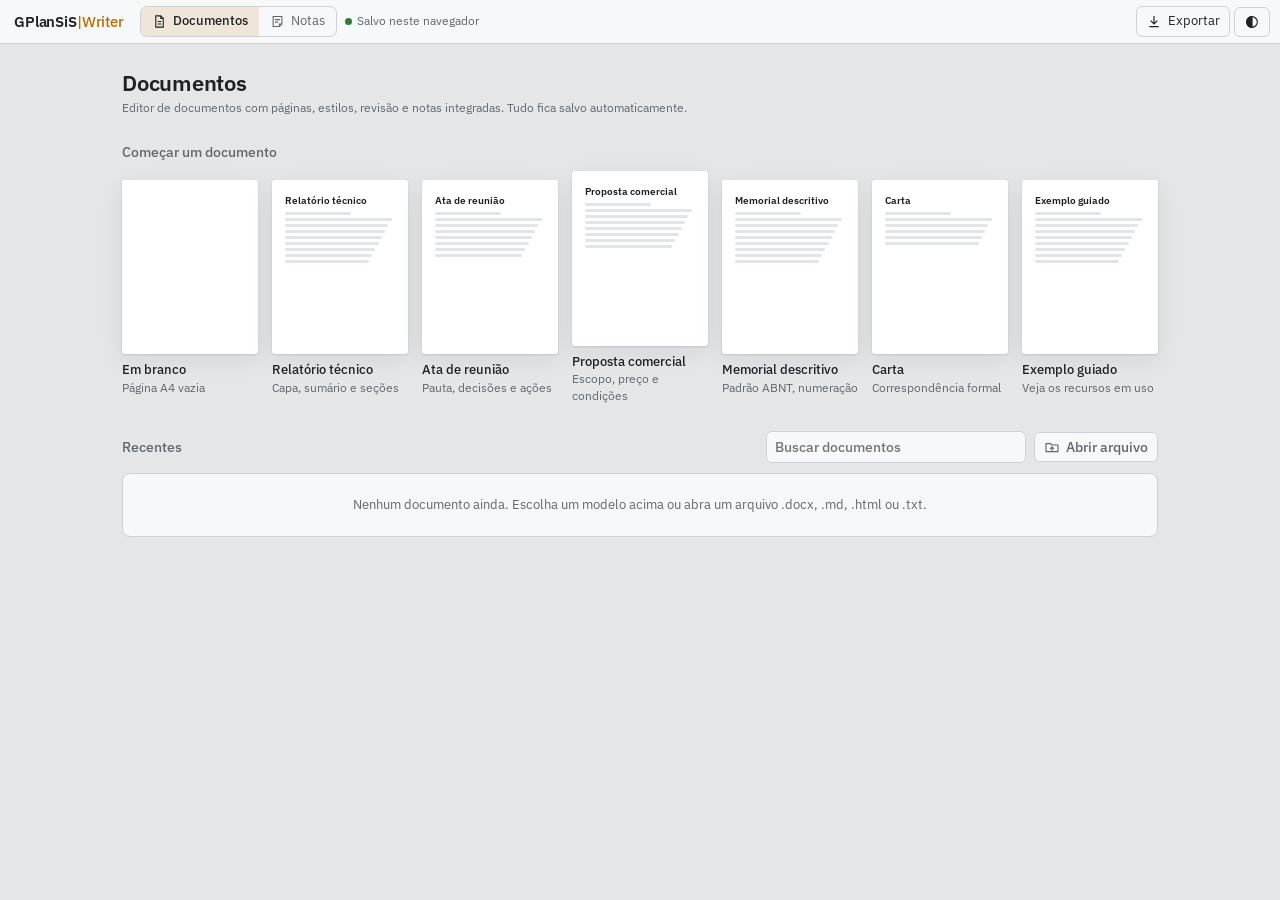
<file: standalone/GPlanSiS-Writer-online.html>
<!DOCTYPE html>
<html lang="pt-BR">
<head>
<meta charset="utf-8">
<meta name="viewport" content="width=device-width, initial-scale=1, viewport-fit=cover">
<title>GPlanSiS|Writer</title>
<link rel="preconnect" href="https://fonts.googleapis.com">
<link rel="preconnect" href="https://fonts.gstatic.com" crossorigin>
<link href="https://fonts.googleapis.com/css2?family=IBM+Plex+Mono:wght@400;500&family=IBM+Plex+Sans:ital,wght@0,400;0,500;0,600;1,400&family=IBM+Plex+Serif:ital,wght@0,400;0,500;0,600;1,400&display=swap" rel="stylesheet">
<style>
:root{
  --bg:#e4e6e8; --panel:#f7f8f9; --panel2:#e9ecee; --line:#cdd2d6; --text:#1d2226; --muted:#5f676d;
  --accent:#b86e00; --accent-ink:#fff; --accent-soft:rgba(184,110,0,.13);
  --paper:#ffffff; --paper-ink:#1b1f22; --paper-line:#d6dadd; --shadow:0 1px 2px rgba(20,25,30,.12),0 6px 24px rgba(20,25,30,.08);
  --ins:#1f6fd1; --del:#c0392b; --cmt:rgba(246,167,9,.28); --cmt-on:rgba(246,167,9,.55); --find:rgba(31,111,209,.25);
  --danger:#c0392b; --ok:#2e7d32;
  --n-yel:#f4d35e; --n-grn:#7cc68d; --n-blu:#6aa7e8; --n-red:#e8796a; --n-vio:#a891e0;
  --font:"IBM Plex Sans",system-ui,-apple-system,"Segoe UI",Roboto,sans-serif;
  --serif:"IBM Plex Serif",Georgia,"Times New Roman",serif;
  --mono:"IBM Plex Mono",ui-monospace,"SF Mono",Menlo,Consolas,monospace;
  color-scheme:light;
}
@media (prefers-color-scheme: dark){
  :root:not([data-theme="light"]){
    --bg:#15181b; --panel:#1f2428; --panel2:#2a3035; --line:#384047; --text:#e3e6e8; --muted:#8e979d;
    --accent:#f6a709; --accent-ink:#1a1400; --accent-soft:rgba(246,167,9,.15);
    --paper:#fdfdfc; --paper-ink:#1b1f22; --paper-line:#d6dadd; --shadow:0 1px 2px rgba(0,0,0,.5),0 8px 30px rgba(0,0,0,.35);
    --danger:#ff6b5b; --ok:#6fcf74; color-scheme:dark;
  }
}
:root[data-theme="dark"]{
  --bg:#15181b; --panel:#1f2428; --panel2:#2a3035; --line:#384047; --text:#e3e6e8; --muted:#8e979d;
  --accent:#f6a709; --accent-ink:#1a1400; --accent-soft:rgba(246,167,9,.15);
  --paper:#fdfdfc; --paper-ink:#1b1f22; --paper-line:#d6dadd; --shadow:0 1px 2px rgba(0,0,0,.5),0 8px 30px rgba(0,0,0,.35);
  --danger:#ff6b5b; --ok:#6fcf74; color-scheme:dark;
}
:root[data-paper="dark"]{ --paper:#23282c; --paper-ink:#e6e8ea; --paper-line:#3a4248; }
*{box-sizing:border-box}
:root{box-sizing:border-box;padding-top:env(safe-area-inset-top,0px);padding-bottom:env(safe-area-inset-bottom,0px);background:var(--bg)}
html{scroll-padding-top:env(safe-area-inset-top,0px);height:100%}
html,body{margin:0;height:100%;overflow:hidden}
body{background:var(--bg);color:var(--text);font:13px/1.4 var(--font);display:flex;flex-direction:column;-webkit-tap-highlight-color:transparent}
button,input,select,textarea{font:inherit;color:inherit}
button{cursor:pointer}
:focus-visible{outline:2px solid var(--accent);outline-offset:1px}
[hidden]{display:none!important}
.small{font-size:12px;color:var(--muted)}
kbd{font:11px var(--mono);border:1px solid var(--line);border-bottom-width:2px;border-radius:4px;padding:0 4px;background:var(--panel)}

/* top bar */
#top{display:flex;align-items:center;gap:8px;padding:6px 10px;background:var(--panel);border-bottom:1px solid var(--line);min-height:44px;flex:0 0 auto}
#brand{display:flex;align-items:baseline;font-weight:600;font-size:15px;letter-spacing:-.01em;white-space:nowrap;cursor:pointer;border:0;background:none;padding:2px 4px}
#brand span{color:var(--accent);font-weight:500}
#modeSw{display:flex;border:1px solid var(--line);border-radius:7px;overflow:hidden;margin-left:4px}
#modeSw button{border:0;background:none;padding:5px 11px;color:var(--muted);display:flex;gap:6px;align-items:center}
#modeSw button[aria-pressed="true"]{background:var(--accent-soft);color:var(--text);font-weight:500}
#modeSw svg{width:15px;height:15px}
#dname{min-width:60px;max-width:30vw;border:1px solid transparent;background:none;padding:3px 6px;border-radius:5px;font-weight:500;text-overflow:ellipsis}
#dname:hover{border-color:var(--line)} #dname:focus{border-color:var(--accent);outline:none;background:var(--bg)}
#sync{font-size:12px;color:var(--muted);white-space:nowrap;display:flex;align-items:center;gap:5px}
#sync i{width:7px;height:7px;border-radius:50%;background:var(--ok);display:inline-block}
#sync.busy i{background:var(--accent)} #sync.err i{background:var(--danger)}
#topR{margin-left:auto;display:flex;gap:4px;align-items:center}
.tb{border:1px solid var(--line);background:var(--panel);border-radius:6px;padding:5px 9px;display:inline-flex;align-items:center;gap:6px;white-space:nowrap;min-height:30px}
.tb:hover{background:var(--panel2)}
.tb.primary{background:var(--accent);color:var(--accent-ink);border-color:transparent;font-weight:500}
.tb.on{background:var(--accent-soft);border-color:var(--accent)}
.tb svg{width:16px;height:16px;flex:0 0 auto}
.tb.danger{color:var(--danger)}
#modeSw,#topR,#brand{flex-shrink:0} #dname{flex:0 1 auto;min-width:40px}
@media (max-width:760px){ .tb .lbl{display:none} #dname{max-width:none;flex:1 1 auto} #sync span{display:none} #modeSw .lbl{display:none} #top{gap:5px;padding:6px 6px} .tb{padding:5px 7px} }
@media (max-width:480px){ #brand span{display:none} #bTheme{display:none} }

/* ribbon */
#ribbon{background:var(--panel);border-bottom:1px solid var(--line);flex:0 0 auto}
#tabs{display:flex;gap:2px;padding:0 6px;overflow-x:auto;scrollbar-width:none}
#tabs::-webkit-scrollbar{display:none}
.tab{border:0;background:none;padding:7px 11px 6px;border-bottom:2px solid transparent;color:var(--muted);white-space:nowrap}
.tab[aria-selected="true"]{color:var(--text);border-bottom-color:var(--accent);font-weight:500}
.tab.ctx{color:var(--accent)}
#tools{display:flex;gap:0;padding:4px 6px 5px;overflow-x:auto;scrollbar-width:thin;align-items:stretch;min-height:74px}
.grp{display:flex;flex-direction:column;padding:0 8px;border-right:1px solid var(--line);flex:0 0 auto}
.grp:last-child{border-right:0}
.grp .gb{display:flex;gap:2px;align-items:center;flex:1;flex-wrap:nowrap}
.grp .gcol{display:flex;flex-direction:column;gap:2px}
.grp .grow{display:flex;gap:2px;align-items:center}
.grp .gl{font-size:10.5px;color:var(--muted);text-align:center;padding-top:2px;white-space:nowrap}
.ib{border:1px solid transparent;background:none;border-radius:5px;min-width:28px;height:28px;padding:0 5px;display:inline-flex;align-items:center;justify-content:center;gap:4px;white-space:nowrap}
.ib:hover{background:var(--panel2);border-color:var(--line)}
.ib.on{background:var(--accent-soft);border-color:var(--accent)}
.ib svg{width:17px;height:17px}
.big{flex-direction:column;height:auto;min-height:56px;width:auto;min-width:54px;padding:4px 6px;font-size:11.5px;gap:3px;line-height:1.15}
.big svg{width:22px;height:22px}
.sel{height:28px;border:1px solid var(--line);border-radius:5px;background:var(--bg);padding:0 6px}
.colorbtn{position:relative}
.colorbtn .bar{position:absolute;left:6px;right:6px;bottom:3px;height:3px;border-radius:2px}
.styles{display:flex;gap:4px;align-items:stretch}
.sty{border:1px solid var(--line);background:var(--paper);color:var(--paper-ink);border-radius:5px;width:84px;height:50px;padding:4px 6px;text-align:left;overflow:hidden;white-space:nowrap;line-height:1.1}
.sty:hover{border-color:var(--accent)}
.sty.on{outline:2px solid var(--accent)}

/* workspace */
#app{flex:1;display:flex;min-height:0;position:relative}
.pane{background:var(--panel);border-right:1px solid var(--line);width:250px;display:flex;flex-direction:column;min-height:0;flex:0 0 auto}
.pane.right{border-right:0;border-left:1px solid var(--line);width:310px}
.ph{display:flex;align-items:center;gap:6px;padding:8px 10px;border-bottom:1px solid var(--line);font-weight:500}
.ph .x{margin-left:auto;border:0;background:none;font-size:18px;line-height:1;color:var(--muted);padding:2px 6px;border-radius:4px}
.ph .x:hover{background:var(--panel2)}
.pb{flex:1;overflow:auto;padding:8px 10px;min-height:0}
@media (max-width:900px){
  .pane{position:absolute;top:0;bottom:0;z-index:30;box-shadow:0 10px 40px rgba(0,0,0,.3)}
  .pane.left{left:0} .pane.right{right:0;width:min(340px,92vw)}
}

/* desk + paper */
#desk{flex:1;overflow:auto;position:relative;min-width:0;background:var(--bg)}
#zoomer{padding:28px 24px 80px;display:flex;flex-direction:column;align-items:center;min-width:min-content}
#ruler{height:20px;margin-bottom:6px;position:relative}
#ruler svg{display:block}
#paper{position:relative;background:transparent;color:var(--paper-ink)}
#sheets{position:absolute;inset:0;pointer-events:none;z-index:0}
.sheet{position:absolute;left:0;right:0;background:var(--paper);box-shadow:var(--shadow)}
.sheet .hdr,.sheet .ftr{position:absolute;left:0;right:0;font:10pt var(--font);color:#80878d;display:flex;justify-content:space-between;white-space:nowrap;overflow:hidden}
.sheet .wm{position:absolute;inset:0;display:flex;align-items:center;justify-content:center;overflow:hidden}
.sheet .wm span{transform:rotate(-38deg);font:600 76pt var(--font);color:rgba(120,130,140,.13);white-space:nowrap}
.sheet .pn{position:absolute;right:-30px;top:6px;font:11px var(--mono);color:var(--muted)}
#ed{position:relative;z-index:1;outline:none;font-family:var(--serif);font-size:12pt;line-height:1.5;color:var(--paper-ink);caret-color:var(--accent);word-wrap:break-word;overflow-wrap:break-word}
#ed:empty::before{content:"Comece a escrever…";color:#9aa1a6}
#fnarea{position:relative;z-index:1;font-family:var(--serif);font-size:10pt;color:var(--paper-ink);border-top:1px solid var(--paper-line);margin-top:18px;padding-top:6px}
#fnarea:empty{display:none}
#fnarea ol{margin:0;padding-left:22px} #fnarea li{cursor:pointer;padding:1px 0} #fnarea li:hover{background:var(--cmt)}
/* document content */
#ed p,.doc p{margin:0 0 8pt}
#ed h1,.doc h1{font:600 20pt/1.2 var(--font);margin:16pt 0 8pt;letter-spacing:-.01em}
#ed h2,.doc h2{font:600 15pt/1.25 var(--font);margin:14pt 0 6pt}
#ed h3,.doc h3{font:600 12.5pt/1.3 var(--font);margin:12pt 0 4pt}
#ed h4,.doc h4{font:600 11.5pt/1.3 var(--font);margin:10pt 0 4pt;font-style:italic}
#ed p.title,.doc p.title{font:500 28pt/1.1 var(--font);letter-spacing:-.02em;margin:0 0 6pt}
#ed p.subtitle,.doc p.subtitle{font:400 14pt/1.3 var(--font);color:#5f676d;margin:0 0 16pt}
#ed blockquote,.doc blockquote{margin:8pt 0 8pt 12pt;padding:2pt 0 2pt 12pt;border-left:3px solid #c9ced3;font-style:italic;color:#3c4247}
#ed pre,.doc pre{font:10pt/1.45 var(--mono);background:#f2f4f5;border:1px solid #e0e3e6;border-radius:4px;padding:8pt 10pt;white-space:pre-wrap;margin:6pt 0 10pt}
#ed p.emph,.doc p.emph{font-weight:500;color:#8a5200}
#ed table,.doc table{border-collapse:collapse;width:100%;margin:6pt 0 10pt;font-size:.92em}
#ed td,#ed th,.doc td,.doc th{border:1px solid #b9c0c6;padding:4pt 6pt;vertical-align:top;min-width:24px}
#ed th,.doc th{background:#eef0f2;font-weight:600;text-align:left;font-family:var(--font)}
#ed table.zebra tr:nth-child(even) td{background:#f6f7f8}
#ed table.clean td,#ed table.clean th{border-width:0 0 1px}
#ed td.cellsel,#ed th.cellsel{box-shadow:inset 0 0 0 2px var(--accent)}
#ed img{max-width:100%;height:auto}
#ed img.selimg{outline:2px solid var(--accent);outline-offset:2px}
#ed img.fl{float:left;margin:2pt 10pt 6pt 0} #ed img.fr{float:right;margin:2pt 0 6pt 10pt}
#ed figure,.doc figure{margin:8pt 0;text-align:center}
#ed .cap,.doc .cap{font:italic 9.5pt var(--font);color:#5f676d;text-align:center;margin:2pt 0 10pt}
#ed .capn{font-style:normal;font-weight:600}
#ed hr{border:0;border-top:1px solid #c9ced3;margin:12pt 0}
#ed .pb{height:0;border-top:1px dashed #b0b7bd;margin:10px 0;position:relative;user-select:none}
#ed .pb::after{content:"Quebra de página";position:absolute;left:50%;top:-8px;transform:translateX(-50%);background:var(--paper);padding:0 6px;font:10px var(--font);color:#8e979d}
#ed .callout,.doc .callout{border:1px solid #e5c98b;background:#fff8e6;border-radius:5px;padding:8pt 10pt;margin:8pt 0}
#ed .callout.info{border-color:#a9c7ea;background:#eef5fd}
#ed .callout.warn{border-color:#efb4ac;background:#fdf0ee}
#ed ul.check{list-style:none;padding-left:4pt}
#ed ul.check>li{position:relative;padding-left:22px}
#ed ul.check>li::before{content:"";position:absolute;left:0;top:.28em;width:13px;height:13px;border:1.5px solid #7d8286;border-radius:3px;cursor:pointer}
#ed ul.check>li.done{color:#8e979d;text-decoration:line-through}
#ed ul.check>li.done::before{background:#7d8286 url("data:image/svg+xml,%3Csvg xmlns='http://www.w3.org/2000/svg' viewBox='0 0 16 16'%3E%3Cpath d='M3 8.5l3 3 7-7' fill='none' stroke='white' stroke-width='2.2'/%3E%3C/svg%3E") center/11px no-repeat}
#ed a{color:#1f6fd1}
#ed sup.fn{color:#1f6fd1;cursor:pointer;font-family:var(--font);font-size:.7em;padding:0 1px}
#ed .toc{border:1px solid #e0e3e6;border-radius:4px;padding:8pt 12pt;margin:6pt 0 14pt;font-family:var(--font);user-select:none;position:relative}
#ed .toc .tt{font-weight:600;font-size:13pt;margin-bottom:4pt}
#ed .toc a{display:flex;gap:6px;color:inherit;text-decoration:none;padding:1px 0}
#ed .toc a .dots{flex:1;border-bottom:1px dotted #9aa1a6;margin-bottom:4px}
#ed .toc a.l2{padding-left:14pt} #ed .toc a.l3{padding-left:28pt;font-size:.95em}
#ed .toc .upd{position:absolute;right:6px;top:6px;font-size:11px;border:1px solid #d6dadd;background:#fff;border-radius:4px;padding:1px 6px;cursor:pointer;color:#444}
#ed ins{text-decoration:underline;text-decoration-color:var(--ins);color:var(--ins);text-decoration-thickness:1.5px}
#ed del{color:var(--del);text-decoration:line-through}
#ed.hidemarks del{display:none} #ed.hidemarks ins{color:inherit;text-decoration:none}
#ed .cm{background:var(--cmt);border-bottom:1px solid #d99a00}
#ed .cm.on{background:var(--cmt-on)}
#ed.nocm .cm{background:none;border:0}
#ed .eq{font-family:var(--serif);font-style:italic;background:#f4f6f7;padding:0 3px;border-radius:3px}
::highlight(find){background:var(--find)}
::highlight(findcur){background:rgba(246,167,9,.7)}
#ed.cols2{column-count:2;column-gap:12mm} #ed.cols3{column-count:3;column-gap:9mm}
#ed.lined p{background-image:linear-gradient(transparent calc(100% - 1px),#eef0f2 1px);}
body.focus #ribbon,body.focus #status,body.focus .pane{display:none!important}
body.read #ribbon{display:none}
body.web #sheets{display:none} body.web #paper{background:var(--paper);box-shadow:var(--shadow)}

/* floating img bar */
#imgbar{position:absolute;z-index:20;background:var(--panel);border:1px solid var(--line);border-radius:7px;padding:3px;display:flex;gap:2px;box-shadow:0 6px 18px rgba(0,0,0,.18)}

/* status */
#status{display:flex;align-items:center;gap:14px;padding:3px 10px;background:var(--panel);border-top:1px solid var(--line);font-size:12px;color:var(--muted);flex:0 0 auto;min-height:28px;white-space:nowrap;overflow-x:auto}
#status button{border:0;background:none;color:inherit;padding:2px 4px;border-radius:4px}
#status button:hover{background:var(--panel2);color:var(--text)}
#status .sp{margin-left:auto}
#zoomR{width:110px;accent-color:var(--accent)}
.badge{border-radius:10px;padding:0 7px;background:var(--accent-soft);color:var(--text)}

/* lists in panes */
.nav a{display:block;padding:4px 6px;border-radius:4px;color:var(--text);text-decoration:none;white-space:nowrap;overflow:hidden;text-overflow:ellipsis;cursor:pointer}
.nav a:hover{background:var(--panel2)}
.nav a.l2{padding-left:18px} .nav a.l3{padding-left:30px;color:var(--muted)} .nav a.l4{padding-left:42px;color:var(--muted)}
.card{border:1px solid var(--line);border-radius:7px;padding:8px 9px;margin-bottom:8px;background:var(--bg)}
.card.on{border-color:var(--accent);box-shadow:0 0 0 1px var(--accent)}
.card .meta{font-size:11.5px;color:var(--muted);display:flex;gap:6px;align-items:center}
.card .q{font-size:12px;color:var(--muted);border-left:2px solid var(--accent);padding-left:6px;margin:4px 0;font-style:italic;white-space:nowrap;overflow:hidden;text-overflow:ellipsis}
.card .acts{display:flex;gap:4px;margin-top:6px;flex-wrap:wrap}
.card .acts button{font-size:11.5px;border:1px solid var(--line);background:var(--panel);border-radius:5px;padding:2px 7px}
.card .acts button:hover{border-color:var(--accent)}
.rep{border-top:1px solid var(--line);margin-top:6px;padding-top:5px}
.av{width:20px;height:20px;border-radius:50%;display:inline-flex;align-items:center;justify-content:center;font-size:10.5px;font-weight:600;color:#fff;flex:0 0 auto}
textarea.inp,input.inp,select.inp{width:100%;border:1px solid var(--line);background:var(--panel);border-radius:6px;padding:6px 8px}
textarea.inp{resize:vertical;min-height:54px}
.seg{display:flex;gap:4px;flex-wrap:wrap}
.chip{border:1px solid var(--line);background:var(--panel);border-radius:14px;padding:3px 10px;font-size:12px}
.chip:hover{border-color:var(--accent)}
.chip.on{background:var(--accent-soft);border-color:var(--accent)}

/* AI pane */
#aiOut{white-space:pre-wrap;font-family:var(--serif);font-size:13.5px;line-height:1.5;border:1px solid var(--line);border-radius:7px;padding:9px;background:var(--paper);color:var(--paper-ink);min-height:80px;max-height:46vh;overflow:auto}

/* menus & modals */
.menu{position:fixed;z-index:60;background:var(--panel);border:1px solid var(--line);border-radius:8px;box-shadow:0 12px 34px rgba(0,0,0,.22);padding:4px;min-width:200px;max-height:70vh;overflow:auto}
.menu button{display:flex;width:100%;text-align:left;border:0;background:none;padding:6px 9px;border-radius:5px;gap:8px;align-items:center}
.menu button:hover{background:var(--panel2)}
.menu button svg{width:16px;height:16px;flex:0 0 auto;color:var(--muted)}
.menu button>span{white-space:nowrap}
.menu .sec{font-size:11px;color:var(--muted);padding:6px 9px 2px}
.menu button .k{margin-left:auto;font:11px var(--mono);color:var(--muted)}
.menu hr{border:0;border-top:1px solid var(--line);margin:4px 2px}
#scrim{position:fixed;inset:0;background:rgba(10,14,18,.42);z-index:70;display:flex;align-items:center;justify-content:center;padding:14px}
.modal{background:var(--panel);border:1px solid var(--line);border-radius:10px;width:min(520px,100%);max-height:88vh;display:flex;flex-direction:column;box-shadow:0 20px 60px rgba(0,0,0,.35)}
.modal.wide{width:min(900px,100%)}
.mh{padding:12px 14px;border-bottom:1px solid var(--line);font-weight:600;font-size:14px;display:flex;align-items:center}
.mb{padding:12px 14px;overflow:auto}
.mf{padding:10px 14px;border-top:1px solid var(--line);display:flex;gap:6px;justify-content:flex-end;flex-wrap:wrap}
.fld{display:block;margin-bottom:10px}
.fld>span{display:block;font-size:12px;color:var(--muted);margin-bottom:3px}
.grid2{display:grid;grid-template-columns:1fr 1fr;gap:8px}
.tgrid{display:grid;grid-template-columns:repeat(10,20px);gap:3px}
.tgrid i{width:20px;height:20px;border:1px solid var(--line);border-radius:2px;display:block;background:var(--bg)}
.tgrid i.on{background:var(--accent-soft);border-color:var(--accent)}
.symg{display:grid;grid-template-columns:repeat(auto-fill,minmax(36px,1fr));gap:4px}
.symg button{height:36px;border:1px solid var(--line);background:var(--bg);border-radius:5px;font-size:16px}
.symg button:hover{border-color:var(--accent)}
#dropz{position:fixed;inset:10px;z-index:80;border:2px dashed var(--accent);border-radius:12px;background:var(--accent-soft);display:flex;align-items:center;justify-content:center;font:500 16px var(--font);color:var(--text);pointer-events:none}
#toast{position:fixed;left:50%;bottom:44px;transform:translateX(-50%);background:var(--text);color:var(--bg);padding:7px 14px;border-radius:7px;z-index:90;font-size:12.5px;pointer-events:none;opacity:0;transition:opacity .2s}
#toast.on{opacity:1}
@media (prefers-reduced-motion:reduce){#dropz{position:fixed;inset:10px;z-index:80;border:2px dashed var(--accent);border-radius:12px;background:var(--accent-soft);display:flex;align-items:center;justify-content:center;font:500 16px var(--font);color:var(--text);pointer-events:none}
#toast{transition:none}}

/* backstage (home) */
#home{position:absolute;inset:0;z-index:25;background:var(--bg);overflow:auto}
#home .in{max-width:1080px;margin:0 auto;padding:26px 22px 60px}
#home h2{font:600 22px/1.2 var(--font);margin:0 0 4px;letter-spacing:-.01em}
#home h3{font:500 14px var(--font);margin:26px 0 10px;color:var(--muted)}
.tpls{display:grid;grid-template-columns:repeat(auto-fill,minmax(132px,1fr));gap:14px}
@media (max-width:640px){.tpls{grid-auto-flow:column;grid-template-columns:none;grid-auto-columns:118px;overflow-x:auto;padding:4px 2px 10px}}
.tpl{border:0;background:none;text-align:left;padding:0}
.tpl .th{aspect-ratio:210/270;background:var(--paper);box-shadow:var(--shadow);border-radius:3px;padding:12px 11px;overflow:hidden;color:#1b1f22;font:6px/1.35 var(--serif);border:2px solid transparent}
.tpl:hover .th{border-color:var(--accent)}
.tpl .th b{display:block;font:600 10px var(--font);margin-bottom:5px}
.tpl .th i{display:block;height:3px;background:#e2e5e8;margin:3px 0;border-radius:2px}
.tpl .nm{margin-top:7px;font-weight:500}
.tpl .ds{font-size:12px;color:var(--muted)}
.dlist{border:1px solid var(--line);border-radius:8px;overflow:hidden;background:var(--panel)}
.drow{display:flex;align-items:center;gap:10px;padding:9px 12px;border-bottom:1px solid var(--line);cursor:pointer}
.drow:last-child{border-bottom:0}
.drow:hover{background:var(--panel2)}
.drow>svg{width:18px;height:18px;flex:0 0 auto;color:var(--muted)}
.drow .t{font-weight:500;flex:1;min-width:0;white-space:nowrap;overflow:hidden;text-overflow:ellipsis}
.drow .m{font-size:12px;color:var(--muted);white-space:nowrap}
.drow .ib{opacity:.7}
.empty{padding:22px;text-align:center;color:var(--muted)}

/* NOTES module */
#notes{flex:1;display:flex;min-height:0}
#nFold{width:200px;background:var(--panel);border-right:1px solid var(--line);display:flex;flex-direction:column;flex:0 0 auto}
#nList{width:300px;border-right:1px solid var(--line);display:flex;flex-direction:column;flex:0 0 auto;background:var(--panel)}
#nEdW{flex:1;display:flex;flex-direction:column;min-width:0;background:var(--bg)}
.fold{display:flex;align-items:center;gap:8px;padding:6px 10px;border-radius:6px;margin:1px 6px;cursor:pointer;color:var(--text)}
.fold:hover{background:var(--panel2)}
.fold.on{background:var(--accent-soft);font-weight:500}
.fold svg{width:15px;height:15px;color:var(--muted)}
.fold .c{margin-left:auto;font-size:11.5px;color:var(--muted)}
.fsec{font-size:11.5px;color:var(--muted);padding:12px 16px 4px;display:flex;align-items:center}
.fsec button{margin-left:auto;border:0;background:none;color:var(--muted);font-size:16px;line-height:1;padding:0 4px}
#nSearch{margin:8px;width:calc(100% - 16px)}
.nitem{padding:9px 12px 9px 14px;border-bottom:1px solid var(--line);cursor:pointer;position:relative}
.nitem:hover{background:var(--panel2)}
.nitem.on{background:var(--accent-soft)}
.nitem::before{content:"";position:absolute;left:0;top:8px;bottom:8px;width:3px;border-radius:2px;background:var(--nc,transparent)}
.nitem .t{font-weight:600;white-space:nowrap;overflow:hidden;text-overflow:ellipsis;display:flex;gap:5px;align-items:center}
.nitem .t svg{width:12px;height:12px;color:var(--accent);flex:0 0 auto}
.nitem .s{font-size:12px;color:var(--muted);display:-webkit-box;-webkit-line-clamp:2;-webkit-box-orient:vertical;overflow:hidden;margin-top:2px}
.nitem .d{font-size:11px;color:var(--muted);margin-top:3px;display:flex;gap:6px;flex-wrap:wrap}
.tag{font-size:11px;color:var(--accent)}
.ngrp{font-size:11px;color:var(--muted);padding:8px 14px 3px;background:var(--bg);border-bottom:1px solid var(--line)}
#nBar{display:flex;gap:2px;padding:5px 8px;border-bottom:1px solid var(--line);background:var(--panel);flex-wrap:wrap;align-items:center}
#nScroll{flex:1;overflow:auto}
#nPaper{max-width:760px;margin:0 auto;padding:22px 30px 80px}
#nMeta{font-size:12px;color:var(--muted);text-align:center;margin-bottom:12px;display:flex;justify-content:center;gap:8px;flex-wrap:wrap;align-items:center}
#nTitle{font:600 24px/1.25 var(--font);border:0;background:none;width:100%;outline:none;color:var(--text);padding:0;margin-bottom:6px;letter-spacing:-.01em}
#nEd{outline:none;font:15px/1.6 var(--font);min-height:50vh;color:var(--text)}
#nEd:empty::before{content:"Escreva aqui. Use #etiquetas para organizar.";color:var(--muted)}
#nEd h2{font:600 18px var(--font);margin:14px 0 4px} #nEd h3{font:600 15.5px var(--font);margin:12px 0 2px}
#nEd p{margin:0 0 6px}
#nEd ul.check{list-style:none;padding-left:2px}
#nEd ul.check>li{position:relative;padding-left:26px;margin:2px 0}
#nEd ul.check>li::before{content:"";position:absolute;left:0;top:.2em;width:16px;height:16px;border:1.6px solid var(--muted);border-radius:50%;cursor:pointer}
#nEd ul.check>li.done{color:var(--muted);text-decoration:line-through}
#nEd ul.check>li.done::before{background:var(--accent) url("data:image/svg+xml,%3Csvg xmlns='http://www.w3.org/2000/svg' viewBox='0 0 16 16'%3E%3Cpath d='M3.5 8.5l3 3 6-6.5' fill='none' stroke='white' stroke-width='2.2'/%3E%3C/svg%3E") center/12px no-repeat;border-color:var(--accent)}
#nEd table{border-collapse:collapse;width:100%;margin:6px 0} #nEd td,#nEd th{border:1px solid var(--line);padding:4px 7px}
#nEd blockquote{border-left:3px solid var(--accent);margin:6px 0;padding-left:10px;color:var(--muted)}
#nEd pre{font:13px var(--mono);background:var(--panel);border:1px solid var(--line);border-radius:6px;padding:8px;white-space:pre-wrap}
#nEd img{max-width:100%;border-radius:6px}
#nEd a{color:var(--accent)}
.nback{display:none} .nfoldbtn{display:none} .fold [data-fm]{opacity:0} .fold:hover [data-fm],.fold [data-fm]:focus-visible{opacity:1} #nListT{white-space:nowrap;overflow:hidden;text-overflow:ellipsis}
@media (max-width:900px){
  #nFold{display:none} #nFold.show{display:flex;position:absolute;z-index:30;top:0;bottom:0;left:0;box-shadow:0 10px 40px rgba(0,0,0,.3)}
  #notes{position:relative}
  #nList{width:100%} #notes.editing #nList{display:none} #notes:not(.editing) #nEdW{display:none}
  .nback{display:inline-flex} .nfoldbtn{display:inline-flex} .fold [data-fm]{opacity:1} #nPaper{padding:16px 18px 80px}
}
.cdot{width:18px;height:18px;border-radius:50%;border:2px solid var(--panel);box-shadow:0 0 0 1px var(--line);display:inline-block;cursor:pointer}
.cdot.on{box-shadow:0 0 0 2px var(--accent)}
.qn{display:flex;gap:6px;margin-bottom:8px}

/* print */
#printRoot{display:none}
@media print{
  body{display:block!important;background:#fff!important;height:auto;overflow:visible}
  html,body{height:auto;overflow:visible}
  body>*:not(#printRoot){display:none!important}
  #printRoot{display:block!important;color:#000}
  #printRoot .pbk{break-after:page;height:0;border:0}
}
</style>
</head>
<body>
<header id="top">
  <button id="brand" title="Início">GPlanSiS<span>|Writer</span></button>
  <div id="modeSw" role="group" aria-label="Módulo">
    <button data-mode="docs" aria-pressed="true"><svg viewBox="0 0 24 24" fill="none" stroke="currentColor" stroke-width="1.7"><path d="M6 3h8l4 4v14H6z"/><path d="M14 3v4h4M9 12h6M9 16h6"/></svg><span class="lbl">Documentos</span></button>
    <button data-mode="notes" aria-pressed="false"><svg viewBox="0 0 24 24" fill="none" stroke="currentColor" stroke-width="1.7"><path d="M5 4h14v12l-4 4H5z"/><path d="M15 20v-4h4M8 9h8M8 13h5"/></svg><span class="lbl">Notas</span></button>
  </div>
  <input id="dname" aria-label="Nome do documento" spellcheck="false">
  <div id="sync"><i></i><span>Salvo</span></div>
  <div id="topR">
    <button class="tb" id="bNotesPane" title="Notas ao lado (Ctrl+Shift+N cria nota rápida)"><svg viewBox="0 0 24 24" fill="none" stroke="currentColor" stroke-width="1.7"><path d="M5 4h14v12l-4 4H5z"/><path d="M15 20v-4h4"/></svg><span class="lbl">Notas</span></button>
    <button class="tb" id="bAI" title="Assistente de escrita"><svg viewBox="0 0 24 24" fill="none" stroke="currentColor" stroke-width="1.7"><path d="M12 3l1.8 4.7L18.5 9.5l-4.7 1.8L12 16l-1.8-4.7L5.5 9.5l4.7-1.8z"/><path d="M18 15l.8 2.2L21 18l-2.2.8L18 21l-.8-2.2L15 18l2.2-.8z"/></svg><span class="lbl">Assistente</span></button>
    <button class="tb" id="bExport" title="Exportar"><svg viewBox="0 0 24 24" fill="none" stroke="currentColor" stroke-width="1.7"><path d="M12 3v12M7 10l5 5 5-5M5 19h14"/></svg><span class="lbl">Exportar</span></button>
    <button class="tb" id="bTheme" title="Tema claro/escuro"><svg viewBox="0 0 24 24" fill="none" stroke="currentColor" stroke-width="1.7"><circle cx="12" cy="12" r="8"/><path d="M12 4a8 8 0 000 16z" fill="currentColor"/></svg></button>
  </div>
</header>
<nav id="ribbon"><div id="tabs" role="tablist"></div><div id="tools"></div></nav>
<div id="app">
  <aside class="pane left" id="navP" hidden><div class="ph">Navegação<button class="x" data-close="navP" aria-label="Fechar">×</button></div><div class="pb"><input class="inp" id="navQ" placeholder="Buscar no documento"><div class="nav" id="navL" style="margin-top:8px"></div></div></aside>
  <main id="desk">
    <div id="zoomer">
      <div id="ruler"></div>
      <div id="paper">
        <div id="sheets"></div>
        <div id="ed" contenteditable="true" spellcheck="true" lang="pt-BR"></div>
        <div id="fnarea"></div>
      </div>
    </div>
  </main>
  <aside class="pane right" id="sideP" hidden><div class="ph"><span id="sideT"></span><button class="x" data-close="sideP" aria-label="Fechar">×</button></div><div class="pb" id="sideB"></div></aside>
  <section id="notes" hidden>
    <div id="nFold"></div>
    <div id="nList">
      <div style="display:flex;gap:4px;padding:8px 8px 0;align-items:center">
        <button class="ib nfoldbtn" id="nFoldBtn" title="Pastas"><svg viewBox="0 0 24 24" fill="none" stroke="currentColor" stroke-width="1.7"><path d="M3 6h7l2 2h9v11H3z"/></svg></button>
        <b id="nListT" style="flex:1;font-size:14px;padding-left:4px"></b>
        <select class="sel" id="nSort" title="Ordenar"><option value="upd">Editadas</option><option value="cre">Criadas</option><option value="tit">Título</option></select>
        <button class="tb primary" id="nNew" title="Nova nota"><svg viewBox="0 0 24 24" fill="none" stroke="currentColor" stroke-width="2"><path d="M12 5v14M5 12h14"/></svg><span class="lbl">Nova</span></button>
      </div>
      <input class="inp" id="nSearch" placeholder="Buscar notas e #etiquetas">
      <div id="nItems" style="flex:1;overflow:auto"></div>
    </div>
    <div id="nEdW">
      <div id="nBar"></div>
      <div id="nScroll"><div id="nPaper">
        <div id="nMeta"></div>
        <input id="nTitle" placeholder="Título" spellcheck="true">
        <div id="nEd" contenteditable="true" spellcheck="true" lang="pt-BR"></div>
      </div></div>
    </div>
  </section>
  <section id="home" hidden><div class="in" id="homeIn"></div></section>
</div>
<footer id="status">
  <button id="stPage">Página 1 de 1</button>
  <button id="stWords">0 palavras</button>
  <span id="stLang">Português (Brasil)</span>
  <span id="stTrack" hidden class="badge">Controlando alterações</span>
  <span class="sp"></span>
  <button data-view="print" title="Layout de impressão">Impressão</button>
  <button data-view="web" title="Layout web">Web</button>
  <button data-view="focus" title="Modo foco (Esc sai)">Foco</button>
  <button id="zOut" aria-label="Afastar">−</button>
  <input type="range" id="zoomR" min="40" max="200" step="5" value="100" aria-label="Zoom">
  <button id="zIn" aria-label="Aproximar">+</button>
  <button id="zVal" title="Ajustar à largura">100%</button>
</footer>
<div id="printRoot"></div>
<div id="toast" role="status"></div>
<input type="file" id="fileIn" hidden multiple accept=".docx,.docm,.dotx,.doc,.dot,.odt,.rtf,.html,.htm,.md,.markdown,.txt,.text,.csv,.tsv,.json">
<div id="dropz" hidden>Solte o arquivo para abrir</div>
<input type="file" id="imgIn" hidden accept="image/*,.svg">
<script>
"use strict";
/* ================= utilidades ================= */
const $=(s,r=document)=>r.querySelector(s), $$=(s,r=document)=>[...r.querySelectorAll(s)];
const uid=()=>Date.now().toString(36)+Math.random().toString(36).slice(2,7);
const esc=s=>String(s??'').replace(/[&<>"']/g,c=>({'&':'&amp;','<':'&lt;','>':'&gt;','"':'&quot;',"'":'&#39;'}[c]));
const now=()=>Date.now();
const fmtDate=t=>{const d=new Date(t),n=new Date();const sameDay=d.toDateString()===n.toDateString();
  if(sameDay)return d.toLocaleTimeString('pt-BR',{hour:'2-digit',minute:'2-digit'});
  const y=new Date(n);y.setDate(n.getDate()-1);if(d.toDateString()===y.toDateString())return 'Ontem';
  return d.toLocaleDateString('pt-BR',{day:'2-digit',month:'short',year:d.getFullYear()===n.getFullYear()?undefined:'numeric'})};
const debounce=(f,ms)=>{let t;return(...a)=>{clearTimeout(t);t=setTimeout(()=>f(...a),ms)}};
function toast(m,ms=2200){const t=$('#toast');t.textContent=m;t.classList.add('on');clearTimeout(toast._t);toast._t=setTimeout(()=>t.classList.remove('on'),ms)}
const textOf=html=>{const d=document.createElement('div');d.innerHTML=html;d.querySelectorAll('del,.toc,style,script').forEach(e=>e.remove());return d.textContent||''};
const countWords=s=>(s.trim().match(/[\p{L}\p{N}][\p{L}\p{N}'’\-]*/gu)||[]).length;
const AVC=['#b86e00','#1f6fd1','#2e7d32','#8e44ad','#c0392b','#00838f','#6d4c41'];
const avColor=n=>{let h=0;for(const c of String(n))h=(h*31+c.charCodeAt(0))>>>0;return AVC[h%AVC.length]};
const initials=n=>String(n||'?').trim().split(/\s+/).map(p=>p[0]).slice(0,2).join('').toUpperCase();

/* ícones */
const I={
 bold:'<path d="M7 5h6a3.5 3.5 0 010 7H7zM7 12h7a3.5 3.5 0 010 7H7z" stroke-width="2.2"/>',
 italic:'<path d="M14 5h-4M14 19h-4M14 5l-4 14" stroke-width="2"/>',
 under:'<path d="M7 4v7a5 5 0 0010 0V4M5 20h14" stroke-width="2"/>',
 strike:'<path d="M5 12h14M16 7a4 3 0 00-4-2c-2.5 0-4 1.2-4 3M8 17a4 3 0 004 2c2.5 0 4-1.2 4-3"/>',
 sub:'<path d="M4 6l7 9M11 6l-7 9M15 16h5l-5 4h5"/>', sup:'<path d="M4 9l7 9M11 9l-7 9M15 4h5l-5 4h5"/>',
 color:'<path d="M6 17L11 4h2l5 13M8 12h8"/>', hili:'<path d="M5 20h6M8 15l7-11 4 3-7 11H8z"/>',
 clear:'<path d="M5 5h11M10 5l-3 14M14 14l6 6M20 14l-6 6"/>',
 paint:'<path d="M4 4h13v5H4zM17 6h3v6h-8v3M11 15h2v6h-2z"/>',
 ul:'<circle cx="5" cy="7" r="1.3" fill="currentColor"/><circle cx="5" cy="12" r="1.3" fill="currentColor"/><circle cx="5" cy="17" r="1.3" fill="currentColor"/><path d="M9 7h11M9 12h11M9 17h11"/>',
 ol:'<path d="M4 5h1.5v4M4 9h3M4 14h2.5L4 17.5h3M10 7h10M10 12h10M10 17h10"/>',
 check:'<rect x="3.5" y="4.5" width="5" height="5" rx="1"/><path d="M4.8 7l1 1 1.7-1.8M3.5 14.5h5v5h-5zM11 7h9M11 17h9"/>',
 outd:'<path d="M10 6h10M10 12h10M10 18h10M7 9l-3 3 3 3"/>', ind:'<path d="M10 6h10M10 12h10M10 18h10M4 9l3 3-3 3"/>',
 al:'<path d="M4 6h16M4 10h10M4 14h16M4 18h10"/>', ac:'<path d="M4 6h16M7 10h10M4 14h16M7 18h10"/>',
 ar:'<path d="M4 6h16M10 10h10M4 14h16M10 18h10"/>', aj:'<path d="M4 6h16M4 10h16M4 14h16M4 18h16"/>',
 lh:'<path d="M10 6h10M10 12h10M10 18h10M5 4v16M3 6l2-2 2 2M3 18l2 2 2-2"/>',
 find:'<circle cx="11" cy="11" r="6"/><path d="M16 16l4 4"/>', repl:'<path d="M4 7h11l-3-3M20 17H9l3 3"/>',
 table:'<rect x="3.5" y="4.5" width="17" height="15" rx="1"/><path d="M3.5 9.5h17M3.5 14.5h17M9.5 4.5v15M15 4.5v15"/>',
 img:'<rect x="3.5" y="4.5" width="17" height="15" rx="1.5"/><circle cx="9" cy="10" r="1.8"/><path d="M4 18l5-5 4 4 3-3 4 4"/>',
 link:'<path d="M10 14a4 4 0 005.7 0l3-3a4 4 0 00-5.7-5.7l-1 1M14 10a4 4 0 00-5.7 0l-3 3a4 4 0 005.7 5.7l1-1"/>',
 pb:'<path d="M6 3v6h12V3M6 21v-6h12v6M3 12h3M9 12h2M13 12h2M18 12h3"/>', hr:'<path d="M3 12h18"/>',
 toc:'<path d="M4 6h10M4 10h14M7 14h11M7 18h9"/><circle cx="20" cy="6" r=".9" fill="currentColor"/>',
 fn:'<path d="M5 18h10M5 14h14M5 10h14M17 3v5M15 5h4"/>', cap:'<rect x="4" y="3.5" width="16" height="11" rx="1"/><path d="M6 18h12M8 21h8"/>',
 sym:'<path d="M7 19h3v-2.5A6 6 0 1114 16.5V19h3"/>', date:'<rect x="4" y="5" width="16" height="15" rx="1.5"/><path d="M4 10h16M8 3v4M16 3v4"/>',
 box:'<rect x="3.5" y="5" width="17" height="14" rx="2"/><path d="M7 10h10M7 14h6"/>', code:'<path d="M9 7l-5 5 5 5M15 7l5 5-5 5"/>',
 eq:'<path d="M5 9h6M5 15h6M15 6l4 12M19 6l-4 12"/>', draw:'<path d="M4 20l4-1 11-11-3-3L5 16zM14 6l3 3"/>',
 page:'<path d="M6 3h12v18H6z"/>', orient:'<rect x="3" y="7" width="18" height="11" rx="1"/><path d="M7 3h8"/>',
 marg:'<rect x="4" y="3" width="16" height="18" rx="1"/><path d="M8 3v18M16 3v18M4 7h16M4 17h16" stroke-dasharray="2 2"/>',
 cols:'<rect x="3.5" y="4" width="7" height="16" rx="1"/><rect x="13.5" y="4" width="7" height="16" rx="1"/>',
 wm:'<path d="M6 18L18 6M9 6h9v9"/>', hdr:'<rect x="4" y="3" width="16" height="18" rx="1"/><path d="M7 7h10M7 17h10"/>',
 pcol:'<rect x="4" y="3" width="16" height="18" rx="1"/><path d="M4 14l6-4 4 3 6-4"/>',
 spell:'<path d="M4 15l3-9 3 9M5 12h4M13 6h3a2.5 2.5 0 010 5h-3zM13 11h3.5a2.5 2.5 0 010 5H13zM4 20l3-2 3 2"/>',
 wc:'<path d="M5 6h3M5 12h14M5 18h9M12 6h7"/>', track:'<path d="M4 20l4-1 9-9-3-3-9 9zM14 4l6 6M16 20h4"/>',
 accept:'<path d="M5 12l5 5 9-10"/>', reject:'<path d="M6 6l12 12M18 6L6 18"/>',
 cmt:'<path d="M4 5h16v11H9l-5 4z"/>', speak:'<path d="M4 9v6h4l5 4V5L8 9zM16 9a4 4 0 010 6M18.5 6.5a8 8 0 010 11"/>',
 lock:'<rect x="5" y="11" width="14" height="9" rx="1.5"/><path d="M8 11V8a4 4 0 018 0v3"/>',
 nav:'<path d="M4 5h4M4 12h4M4 19h4M11 5h9M13 12h7M13 19h7"/>', ruler:'<rect x="3" y="8" width="18" height="8" rx="1"/><path d="M7 8v3M11 8v4M15 8v3M19 8v4"/>',
 zoom:'<circle cx="11" cy="11" r="6"/><path d="M16 16l4 4M11 8v6M8 11h6"/>', fit:'<path d="M4 9V4h5M20 9V4h-5M4 15v5h5M20 15v5h-5"/>',
 focus:'<circle cx="12" cy="12" r="3"/><path d="M3 8V3h5M21 8V3h-5M3 16v5h5M21 16v5h-5"/>', read:'<path d="M3 5h7a2 2 0 012 2v12a2 2 0 00-2-2H3zM21 5h-7a2 2 0 00-2 2v12a2 2 0 012-2h7z"/>',
 dark:'<path d="M20 14A8 8 0 019.5 4 8 8 0 1020 14z"/>', lines:'<path d="M4 7h16M4 12h16M4 17h16"/>',
 note:'<path d="M5 4h14v12l-4 4H5z"/><path d="M15 20v-4h4"/>', tonote:'<path d="M5 4h14v12l-4 4H5z"/><path d="M9 10h6M12 7v6"/>',
 ai:'<path d="M12 3l1.8 4.7L18.5 9.5l-4.7 1.8L12 16l-1.8-4.7L5.5 9.5l4.7-1.8z"/>',
 plus:'<path d="M12 5v14M5 12h14"/>', minus:'<path d="M5 12h14"/>', trash:'<path d="M4 7h16M9 7V4h6v3M6 7l1 13h10l1-13"/>',
 rowa:'<rect x="4" y="11" width="16" height="9" rx="1"/><path d="M12 3v6M9 6h6"/>', rowb:'<rect x="4" y="4" width="16" height="9" rx="1"/><path d="M12 15v6M9 18h6"/>',
 cola:'<rect x="11" y="4" width="9" height="16" rx="1"/><path d="M3 12h6M6 9v6"/>', colb:'<rect x="4" y="4" width="9" height="16" rx="1"/><path d="M15 12h6M18 9v6"/>',
 merge:'<rect x="3.5" y="5" width="17" height="14" rx="1"/><path d="M8 12h8M10 10l-2 2 2 2M14 10l2 2-2 2"/>', thead:'<rect x="3.5" y="4.5" width="17" height="15" rx="1"/><path d="M3.5 9.5h17" stroke-width="3"/>',
 pin:'<path d="M9 4h6l-1 6 3 3H7l3-3zM12 13v8"/>', folder:'<path d="M3 6h7l2 2h9v11H3z"/>', all:'<path d="M5 4h14v16H5zM8 8h8M8 12h8M8 16h5"/>',
 tag:'<path d="M3 12V4h8l10 10-8 8z"/><circle cx="7.5" cy="8.5" r="1.3"/>', back:'<path d="M15 5l-7 7 7 7"/>',
 doc:'<path d="M6 3h8l4 4v14H6z"/><path d="M14 3v4h4"/>', dup:'<rect x="8" y="8" width="12" height="12" rx="1.5"/><path d="M16 8V4H4v12h4"/>',
 undo:'<path d="M9 7L4 12l5 5M4 12h10a6 6 0 010 12" transform="scale(1 .75) translate(0 2)"/>', redo:'<path d="M15 7l5 5-5 5M20 12H10a6 6 0 000 12" transform="scale(1 .75) translate(0 2)"/>',
 print:'<path d="M7 9V3h10v6M7 17H4v-7h16v7h-3M7 14h10v7H7z"/>', open:'<path d="M3 7h7l2 2h9v10H3z"/><path d="M12 12v5M9.5 14.5L12 12l2.5 2.5"/>',
 restore:'<path d="M4 12a8 8 0 108-8 8 8 0 00-6.6 3.5M4 4v4h4"/>', send:'<path d="M4 12l16-8-6 16-2-7z"/>'
};
const svg=(n,sw=1.7)=>`<svg viewBox="0 0 24 24" fill="none" stroke="currentColor" stroke-width="${sw}" stroke-linecap="round" stroke-linejoin="round" aria-hidden="true">${I[n]||''}</svg>`;

/* ================= estado e persistência ================= */
const LS='gpw:v1';
let S={docs:{},notes:{},folders:['Projetos','Reuniões','Ideias'],settings:{author:'',theme:'',lastDoc:null,lastNote:null}};
try{const r=localStorage.getItem(LS);if(r){const o=JSON.parse(r);S={...S,...o,settings:{...S.settings,...(o.settings||{})}}}}catch(e){}
let localFull=false;
function persistLocal(){try{localStorage.setItem(LS,JSON.stringify(S));localFull=false}catch(e){localFull=true;setSync('err','Navegador sem espaço — exporte um backup')}}
const persistLocalD=debounce(persistLocal,400);

/* nuvem (db do artifact), por pessoa, privada */
const Cloud={db:null,col:null,on:false,pend:new Map(),tooBig:new Set(),
  async init(){
    if(!window.claude||!claude.use)return;
    try{
      const [db,user]=await Promise.all([claude.use('db'),claude.use('user')]);
      if(!db||!user)return;
      const id=await user.id();if(!id)return;
      try{const me=await user.me();if(me&&me.name&&!S.settings.author)S.settings.author=me.name}catch(e){}
      this.db=db;this.col=db.collection('data/users/'+id);
      setSync('busy','Sincronizando…');
      const snap=await this.col.get();let changed=false;
      snap.docs.forEach(d=>{const o=d.data();if(!o)return;
        if(d.id==='meta'){if(Array.isArray(o.folders)&&(o.updatedAt||0)>(S.metaAt||0)){S.folders=o.folders;S.metaAt=o.updatedAt;changed=true}return}
        const kind=d.id.slice(0,2),id2=d.id.slice(2),store=kind==='d_'?S.docs:kind==='n_'?S.notes:null;if(!store)return;
        const loc=store[id2];
        if(o.deletedForever){if(loc){delete store[id2];changed=true}return}
        if(!loc||(o.updatedAt||0)>(loc.updatedAt||0)){store[id2]=o;changed=true}
      });
      this.on=true;
      // envia o que só existe aqui
      const ids=new Set(snap.docs.map(d=>d.id));
      Object.values(S.docs).forEach(d=>{if(!ids.has('d_'+d.id))this.put('d',d)});
      Object.values(S.notes).forEach(n=>{if(!ids.has('n_'+n.id))this.put('n',n)});
      if(changed){persistLocal();onCloudMerged()}
      setSync('ok','Sincronizado');
    }catch(e){console.warn('db',e);this.on=false;setSync('ok','Salvo neste navegador')}
  },
  put(kind,obj){if(!this.on)return;this.pend.set(kind+'_'+obj.id,obj);this.flush()},
  meta(){if(!this.on)return;S.metaAt=now();this.pend.set('meta',{folders:S.folders,updatedAt:S.metaAt});this.flush()},
  remove(kind,id){if(!this.on)return;this.pend.delete(kind+'_'+id);this.col.doc(kind+'_'+id).set({deletedForever:true,updatedAt:now()}).catch(()=>{})},
  flush:debounce(async function(){
    const items=[...Cloud.pend.entries()];Cloud.pend.clear();if(!items.length)return;
    setSync('busy','Sincronizando…');let bad=0;
    for(const [k,o] of items){
      try{await Cloud.col.doc(k).set(JSON.parse(JSON.stringify(o)));Cloud.tooBig.delete(k)}
      catch(e){bad++;if(e&&(e.code==='invalid_argument'||e.code==='resource_exhausted'||e.code==='quota_exceeded'))Cloud.tooBig.add(k)}
    }
    if(Cloud.tooBig.size)setSync('err','Arquivo grande demais para sincronizar — fica salvo neste navegador');
    else if(bad)setSync('err','Sem conexão — salvo neste navegador');
    else setSync('ok','Sincronizado');
  },900)
};
function setSync(st,msg){const e=$('#sync');e.className=st==='ok'?'':st;e.title=msg;$('span',e).textContent=msg}

/* downloads */
let DL=null;
async function saveBlob(name,data,mime='application/octet-stream'){
  const blob=data instanceof Blob?data:new Blob([data],{type:mime});
  try{if(window.claude&&claude.use){DL=DL||await claude.use('downloads')}}catch(e){}
  if(DL){try{await DL.save({filename:name,data:blob});toast('Arquivo salvo: '+name)}catch(e){toast(e&&e.code==='declined'?'Download cancelado':'Não foi possível salvar: '+(e.message||e.code||e))}return}
  const a=document.createElement('a');a.href=URL.createObjectURL(blob);a.download=name;document.body.appendChild(a);a.click();setTimeout(()=>{URL.revokeObjectURL(a.href);a.remove()},1500);
}
const safeName=s=>(s||'documento').replace(/[\\/:*?"<>|]+/g,'-').trim().slice(0,80)||'documento';
const LIBG={jszip:'JSZip',mammoth:'mammoth'};
function loadScript(src){return new Promise((res,rej)=>{for(const k in LIBG)if(src.includes(k)&&window[LIBG[k]])return res();if($(`script[src="${src}"]`))return res();const s=document.createElement('script');s.src=src;s.onload=res;s.onerror=()=>rej(new Error('Não foi possível carregar '+src));document.head.appendChild(s)})}

/* ================= menus e diálogos ================= */
function closeMenus(){$$('.menu').forEach(m=>m.remove())}
function menu(anchor,items){
  closeMenus();const m=document.createElement('div');m.className='menu';m.setAttribute('role','menu');
  items.forEach(it=>{if(it==='-'){m.appendChild(document.createElement('hr'));return}
    const b=document.createElement('button');b.innerHTML=(it.icon?svg(it.icon):'')+`<span>${esc(it.label)}</span>`+(it.k?`<span class="k">${esc(it.k)}</span>`:'');
    if(it.style)$('span',b).style.cssText=it.style;
    b.onmousedown=e=>e.preventDefault();b.onclick=()=>{closeMenus();it.run()};m.appendChild(b)});
  document.body.appendChild(m);const r=anchor.getBoundingClientRect();
  let x=r.left,y=r.bottom+4;const mw=m.offsetWidth,mh=m.offsetHeight;
  if(x+mw>innerWidth-6)x=innerWidth-mw-6;if(y+mh>innerHeight-6)y=Math.max(6,r.top-mh-4);
  m.style.left=Math.max(6,x)+'px';m.style.top=y+'px';return m;
}
document.addEventListener('mousedown',e=>{if(!e.target.closest('.menu'))closeMenus()},true);
function modal({title,body,buttons=[],wide=false,onOpen}){
  return new Promise(res=>{
    const sc=document.createElement('div');sc.id='scrim';
    sc.innerHTML=`<div class="modal${wide?' wide':''}" role="dialog" aria-modal="true" aria-label="${esc(title)}"><div class="mh">${esc(title)}<button class="ib" data-x style="margin-left:auto" aria-label="Fechar">×</button></div><div class="mb">${body}</div><div class="mf"></div></div>`;
    const mf=$('.mf',sc);const done=v=>{sc.remove();document.removeEventListener('keydown',kd,true);res(v)};
    buttons.forEach(b=>{const e=document.createElement('button');e.className='tb'+(b.primary?' primary':'')+(b.danger?' danger':'');e.textContent=b.label;e.onclick=()=>{const v=b.value?b.value(sc):b.label;if(v===false)return;done(v)};mf.appendChild(e)});
    if(!buttons.length)mf.remove();
    $('[data-x]',sc).onclick=()=>done(null);sc.onmousedown=e=>{if(e.target===sc)done(null)};
    const kd=e=>{if(e.key==='Escape'){e.stopPropagation();done(null)}if(e.key==='Enter'&&!e.shiftKey&&e.target.tagName!=='TEXTAREA'){const p=$('.tb.primary',sc);if(p){e.preventDefault();p.click()}}};
    document.addEventListener('keydown',kd,true);document.body.appendChild(sc);
    const f=$('input,textarea,select',sc);if(f)setTimeout(()=>{f.focus();f.select&&f.select()},30);
    onOpen&&onOpen(sc,done);
  });
}
async function ask(title,label,val=''){const r=await modal({title,body:`<label class="fld"><span>${esc(label)}</span><input class="inp" id="mAsk" value="${esc(val)}"></label>`,buttons:[{label:'Cancelar'},{label:'OK',primary:true,value:sc=>$('#mAsk',sc).value}]});return r==='Cancelar'?null:r}
async function confirmDlg(title,msg,ok='Excluir'){const r=await modal({title,body:`<p style="margin:0">${esc(msg)}</p>`,buttons:[{label:'Cancelar'},{label:ok,primary:true,danger:true,value:()=>true}]});return r===true}

/* tema */
function applyTheme(){const t=S.settings.theme;if(t)document.documentElement.dataset.theme=t;else delete document.documentElement.dataset.theme}
$('#bTheme').onclick=()=>{const dark=matchMedia('(prefers-color-scheme: dark)').matches;const cur=S.settings.theme||(dark?'dark':'light');S.settings.theme=cur==='dark'?'light':'dark';applyTheme();persistLocalD()};
applyTheme();
const author=()=>S.settings.author||'Eu';
</script>
<script>
"use strict";
/* ================= documento ================= */
const ed=$('#ed'),paper=$('#paper'),sheets=$('#sheets'),fnarea=$('#fnarea'),desk=$('#desk'),zoomer=$('#zoomer');
const PX=96/25.4;
const SIZES={A4:[210,297],Carta:[215.9,279.4],'Ofício':[215.9,355.6],A3:[297,420],A5:[148,210]};
const MARGINS={Normal:[25,25,25,25],ABNT:[30,20,20,30],Estreita:[12.7,12.7,12.7,12.7],Moderada:[25.4,19.1,25.4,19.1],Larga:[25.4,50.8,25.4,50.8]};
const defLayout=()=>({size:'A4',orient:'p',m:[25,25,25,25],cols:1,wm:'',hdr:'',ftr:'',pnum:'r',pcol:''});
let D=null,view='print',zoom=100,fitMode=false,lastRange=null,showMarks=true,showCm=true;

function newDocObj(t){const d={id:uid(),title:t.title||'Documento sem título',html:t.html||'<p><br></p>',createdAt:now(),updatedAt:now(),layout:{...defLayout(),...(t.layout||{})},comments:t.comments||[],fns:t.fns||{},track:false,locked:false,words:0};return d}
function createDoc(t){const d=newDocObj(t);S.docs[d.id]=d;persistLocal();Cloud.put('d',d);openDoc(d.id);return d}
function openDoc(id){
  const d=S.docs[id];if(!d)return;
  if(D&&D!==d)flushSave();
  D=d;d.layout={...defLayout(),...(d.layout||{})};d.comments=d.comments||[];d.fns=d.fns||{};
  S.settings.lastDoc=id;persistLocalD();
  ed.innerHTML=d.html||'<p><br></p>';ed.contentEditable=d.locked?'false':'true';
  $('#dname').value=d.title;document.title=d.title+' — GPlanSiS|Writer';
  setMode('docs');showHome(false);
  $('#stTrack').hidden=!d.track;
  lastRange=null;layoutNow();refreshPanels();updateState();$('#stPage').textContent=`Página 1 de ${D._pages||1}`;
  desk.scrollTop=0;
  if(innerWidth<900)requestAnimationFrame(fitWidth);
}
function cleanHTML(){
  const c=ed.cloneNode(true);
  c.querySelectorAll('.pgsp').forEach(e=>e.remove());
  c.querySelectorAll('.selimg').forEach(e=>e.classList.remove('selimg'));
  c.querySelectorAll('.cellsel').forEach(e=>e.classList.remove('cellsel'));
  c.querySelectorAll('.cm.on').forEach(e=>e.classList.remove('on'));
  c.querySelectorAll('[class=""]').forEach(e=>e.removeAttribute('class'));
  return c.innerHTML;
}
let saveT=null;
function markDirty(){if(!D)return;setSync('busy','Salvando…');clearTimeout(saveT);saveT=setTimeout(flushSave,600);layoutSoon()}
function flushSave(){if(!D)return;clearTimeout(saveT);saveT=null;const h=cleanHTML();
  if(h!==D.html||D._dirty){D.html=h;D.updatedAt=now();D.words=countWords(textOf(h));D._dirty=false;persistLocal();Cloud.put('d',strip(D))}
  if(!Cloud.on&&!localFull)setSync('ok','Salvo neste navegador');else if(Cloud.on&&!Cloud.pend.size&&!Cloud.tooBig.size)setSync('ok','Sincronizado')}
const strip=d=>{const o={...d};delete o._dirty;return o};
function touch(){if(D){D._dirty=true;markDirty()}}
$('#dname').addEventListener('change',e=>{if(!D)return;D.title=e.target.value.trim()||'Documento sem título';e.target.value=D.title;document.title=D.title+' — GPlanSiS|Writer';touch()});
$('#dname').addEventListener('keydown',e=>{if(e.key==='Enter'){e.preventDefault();ed.focus()}});

/* ================= seleção ================= */
document.addEventListener('selectionchange',()=>{const s=getSelection();if(s.rangeCount&&ed.contains(s.anchorNode)){lastRange=s.getRangeAt(0).cloneRange();stateSoon();caretPage()}
  else if(s.rangeCount&&$('#nEd').contains(s.anchorNode)){NOTES.lastRange=s.getRangeAt(0).cloneRange()}});
function restoreSel(){if(document.activeElement!==ed)ed.focus({preventScroll:true});if(lastRange&&ed.contains(lastRange.startContainer)){const s=getSelection();s.removeAllRanges();s.addRange(lastRange)}else{const r=document.createRange();r.selectNodeContents(ed);r.collapse(false);const s=getSelection();s.removeAllRanges();s.addRange(r)}}
function curRange(){restoreSel();const s=getSelection();return s.rangeCount?s.getRangeAt(0):null}
function exec(c,v=null){if(D&&D.locked)return toast('Documento protegido — desbloqueie em Revisão');restoreSel();document.execCommand('styleWithCSS',false,true);document.execCommand(c,false,v);afterEdit()}
function afterEdit(){markDirty();updateState()}
function closestIn(n,sel,root=ed){while(n&&n!==root){if(n.nodeType===1&&n.matches(sel))return n;n=n.parentNode}return null}
const BLK='p,h1,h2,h3,h4,h5,h6,li,blockquote,pre,td,th,figure,div.callout';
function blocksInSel(){const r=curRange();if(!r)return[];
  let bs=$$(BLK,ed).filter(b=>r.intersectsNode(b)&&!b.closest('.toc')&&!b.querySelector('p,h1,h2,h3,h4,li,blockquote,pre'));
  if(!bs.length){const b=closestIn(r.startContainer,BLK);if(b)bs=[b]}return bs}
function textNodesInRange(r){
  if(r.collapsed)return[];
  if(r.startContainer.nodeType===3&&r.startOffset>0&&r.startOffset<r.startContainer.length){const n=r.startContainer.splitText(r.startOffset);r.setStart(n,0)}
  if(r.endContainer.nodeType===3&&r.endOffset>0&&r.endOffset<r.endContainer.length){r.endContainer.splitText(r.endOffset)}
  const root=r.commonAncestorContainer.nodeType===3?r.commonAncestorContainer.parentNode:r.commonAncestorContainer;
  const w=document.createTreeWalker(root,NodeFilter.SHOW_TEXT);const out=[];let n;
  while((n=w.nextNode())){if(!r.intersectsNode(n))continue;
    if(n===r.endContainer&&r.endOffset===0)continue;if(n===r.startContainer&&r.startOffset===n.length&&n.length)continue;
    if(n.parentNode.closest&&n.parentNode.closest('.toc,.pgsp,sup.fn'))continue;if(n.nodeValue.length)out.push(n)}
  return out}
function wrapNodes(nodes,mk){return nodes.map(n=>{const w=mk();n.parentNode.insertBefore(w,n);w.appendChild(n);return w})}

/* ================= paginação ================= */
function dims(){const L=D.layout;let [w,h]=SIZES[L.size]||SIZES.A4;if(L.orient==='l')[w,h]=[h,w];return{w,h,m:L.m}}
const layoutSoon=debounce(()=>layoutNow(),260);
function layoutNow(){
  if(!D)return;const{w,h,m}=dims(),[mt,mr,mb,ml]=m,L=D.layout,Hpx=h*PX;
  paper.style.width=w+'mm';ed.style.padding=`${mt}mm ${mr}mm 0 ${ml}mm`;fnarea.style.margin=`18px ${mr}mm 0 ${ml}mm`;
  ed.className=(L.cols>1?'cols'+L.cols:'')+(showMarks?'':' hidemarks')+(showCm?'':' nocm');
  document.documentElement.dataset.paper=S.settings.darkPaper?'dark':'';
  sheets.style.setProperty('--pc',L.pcol||'');
  renderFns();buildTOC();
  // limpa espaçadores
  ed.querySelectorAll('.pgsp').forEach(e=>e.remove());
  if(view!=='web'&&L.cols<=1){
    const kids=[...ed.children];let force=false;const usable=(h-mt-mb)*PX;
    for(let i=0;i<kids.length;i++){const el=kids[i];if(el.classList.contains('pgsp'))continue;
      if(el.classList.contains('pb')){force=true;continue}
      let top=el.offsetTop,bot=top+el.offsetHeight,p=Math.floor(top/Hpx);
      const pageBot=p*Hpx+(h-mb)*PX,next=(p+1)*Hpx+mt*PX;
      let target=null;
      if(force)target=next;
      else if(top>=pageBot-1)target=next;
      else if(bot>pageBot+1&&el.offsetHeight<usable*.5&&top>p*Hpx+mt*PX+4)target=next;
      force=false;
      if(target!==null&&target>top){
        const sp=document.createElement('div');sp.className='pgsp';sp.contentEditable='false';sp.setAttribute('aria-hidden','true');
        sp.style.cssText='height:0;margin:0;padding:0;border:0;pointer-events:none';el.before(sp);
        let need=target-el.offsetTop;sp.style.height=Math.max(0,need)+'px';
        const d2=target-el.offsetTop;if(Math.abs(d2)>.5)sp.style.height=Math.max(0,need+d2)+'px';
      }
    }
  }
  const total=ed.offsetHeight+(fnarea.innerHTML?fnarea.offsetHeight+18:0)+mb*PX;
  const pages=Math.max(1,Math.ceil((total-2)/Hpx));
  paper.style.minHeight=(pages*h)+'mm';paper.style.height=view==='web'?'auto':(pages*h)+'mm';
  if(view==='web'){paper.style.minHeight='auto';paper.style.paddingBottom=mb+'mm'}else paper.style.paddingBottom='0';
  D._pages=pages;
  // folhas
  let html='';const hd=fill(L.hdr),ft=fill(L.ftr);
  for(let i=0;i<pages;i++){const gT=i?5:0,gB=i<pages-1?5:0;
    const pn=L.pnum!=='none'?`Página ${i+1} de ${pages}`:'';
    const fl=L.pnum==='l'?pn:'',fc=L.pnum==='c'?pn:'',fr=L.pnum==='r'?pn:'';
    html+=`<div class="sheet" style="top:${i*Hpx+gT}px;height:${Hpx-gT-gB}px;${L.pcol?'background:'+L.pcol:''}">`+
      (hd?`<div class="hdr" style="top:${Math.max(6,mt*PX/2-8-gT)}px;padding:0 ${mr}mm 0 ${ml}mm"><span>${esc(hd)}</span></div>`:'')+
      `<div class="ftr" style="bottom:${Math.max(6,mb*PX/2-8-gB)}px;padding:0 ${mr}mm 0 ${ml}mm"><span>${esc(ft)}${fl?(ft?' · ':'')+fl:''}</span><span>${fc}</span><span>${fr}</span></div>`+
      (L.wm?`<div class="wm"><span>${esc(L.wm)}</span></div>`:'')+`<div class="pn">${i+1}</div></div>`}
  sheets.innerHTML=html;
  fillTOCPages(Hpx);
  drawRuler(w,ml,mr);
  stats();if(!$('#navP').hidden)renderNav();
}
const fill=s=>(s||'').replace(/\{titulo\}/gi,D.title).replace(/\{data\}/gi,new Date().toLocaleDateString('pt-BR'));
function drawRuler(w,ml,mr){const r=$('#ruler');if(S.settings.noRuler||view==='web'){r.hidden=true;return}r.hidden=false;r.style.width=w+'mm';
  let t='';for(let x=0;x<=w;x+=5){const cm=(x-ml)/10;const big=Math.abs((x-ml)%10)<.01;t+=`<line x1="${x}" x2="${x}" y1="${big?2.4:3.4}" y2="5" stroke="currentColor" stroke-width=".18"/>`;
    if(big&&x>ml&&x<w-mr)t+=`<text x="${x}" y="2" font-size="1.9" text-anchor="middle" fill="currentColor" font-family="IBM Plex Mono,monospace">${Math.round(cm)}</text>`}
  r.innerHTML=`<svg viewBox="0 0 ${w} 5.3" width="100%" height="20" style="color:var(--muted)"><rect x="0" y="0" width="${w}" height="5.3" fill="var(--panel)" rx=".6"/><rect x="0" y="0" width="${ml}" height="5.3" fill="var(--panel2)"/><rect x="${w-mr}" y="0" width="${mr}" height="5.3" fill="var(--panel2)"/>${t}</svg>`}
function caretPage(){if(!D||!lastRange)return;const r=lastRange.getClientRects()[0]||lastRange.startContainer.parentElement?.getBoundingClientRect?.();if(!r)return;
  const pr=paper.getBoundingClientRect(),z=zoom/100,{h}=dims();const p=Math.min(D._pages||1,Math.max(1,Math.floor((r.top-pr.top)/z/(h*PX))+1));$('#stPage').textContent=`Página ${p} de ${D._pages||1}`}
function stats(){const t=textOf(ed.innerHTML);$('#stWords').textContent=countWords(t).toLocaleString('pt-BR')+' palavras';caretPage()}

/* sumário */
function headings(){return $$('h1,h2,h3',ed).filter(h=>!h.closest('.toc'))}
function buildTOC(){const tocs=$$('.toc',ed);if(!tocs.length)return;const hs=headings();
  hs.forEach(h=>{if(!h.dataset.h)h.dataset.h=uid()});
  const inner=`<div class="tt">Sumário</div><button class="upd" data-act="updtoc" contenteditable="false">Atualizar</button>`+(hs.length?hs.map(h=>`<a class="l${h.tagName[1]}" data-go="${h.dataset.h}"><span>${esc(h.textContent.trim()||'(sem título)')}</span><span class="dots"></span><span class="pg">…</span></a>`).join(''):'<div style="color:#8e979d;font-size:.9em">Use Título 1, 2 ou 3 para montar o sumário.</div>');
  tocs.forEach(t=>{if(t.innerHTML!==inner)t.innerHTML=inner})}
function fillTOCPages(Hpx){$$('.toc a[data-go]',ed).forEach(a=>{const h=ed.querySelector(`[data-h="${a.dataset.go}"]`);const s=a.querySelector('.pg');if(h&&s)s.textContent=Math.floor(h.offsetTop/Hpx)+1})}

/* notas de fim */
function renderFns(){const sups=$$('sup.fn',ed);const seen=new Set();
  sups.forEach((s,i)=>{s.textContent=i+1;seen.add(s.dataset.fn)});
  Object.keys(D.fns).forEach(k=>{if(!seen.has(k))delete D.fns[k]});
  // numeração de legendas
  const k={fig:0,tab:0,eq:0};$$('.cap',ed).forEach(c=>{const t=c.dataset.k||'fig';k[t]=(k[t]||0)+1;const n=c.querySelector('.capn');const lbl={fig:'Figura',tab:'Tabela',eq:'Equação'}[t]+' '+k[t];if(n&&n.textContent!==lbl)n.textContent=lbl});
  const h=sups.length?`<div style="font:600 10pt var(--font);margin-bottom:4px">Notas</div><ol>`+sups.map(s=>`<li data-fn="${s.dataset.fn}" title="Clique para editar">${esc(D.fns[s.dataset.fn]||'')}</li>`).join('')+'</ol>':'';
  if(fnarea.innerHTML!==h)fnarea.innerHTML=h}
fnarea.addEventListener('click',async e=>{const li=e.target.closest('li[data-fn]');if(!li)return;const v=await ask('Editar nota de fim','Texto da nota',D.fns[li.dataset.fn]||'');if(v!==null){D.fns[li.dataset.fn]=v;touch();layoutNow()}});

/* ================= zoom e vistas ================= */
function setZoom(z,fit=false){fitMode=fit;zoom=Math.max(40,Math.min(200,Math.round(z)));zoomer.style.zoom=zoom/100;$('#zoomR').value=zoom;$('#zVal').textContent=zoom+'%';caretPage()}
function fitWidth(){if(!D)return;const{w}=dims();const avail=desk.clientWidth-30;setZoom(Math.min(100,avail/(w*PX+50)*100),true)}
$('#zoomR').oninput=e=>setZoom(+e.target.value);$('#zIn').onclick=()=>setZoom(zoom+10);$('#zOut').onclick=()=>setZoom(zoom-10);$('#zVal').onclick=fitWidth;
addEventListener('resize',debounce(()=>{if(fitMode)fitWidth()},150));
function setView(v){view=v;document.body.classList.toggle('web',v==='web');document.body.classList.toggle('focus',v==='focus');
  $$('#status [data-view]').forEach(b=>b.classList.toggle('badge',b.dataset.view===v));layoutNow();if(v==='focus')toast('Modo foco — Esc para sair')}
$$('#status [data-view]').forEach(b=>b.onclick=()=>setView(b.dataset.view));

/* ================= edição: eventos ================= */
ed.addEventListener('input',()=>{afterEdit();if(!ed.innerHTML.trim()||ed.innerHTML==='<br>')ed.innerHTML='<p><br></p>'});
ed.addEventListener('click',e=>{
  const a=e.target.closest('[data-act="updtoc"]');if(a){e.preventDefault();buildTOC();layoutNow();toast('Sumário atualizado');return}
  const go=e.target.closest('.toc a[data-go]');if(go){const h=ed.querySelector(`[data-h="${go.dataset.go}"]`);if(h)h.scrollIntoView({block:'center',behavior:'smooth'});return}
  const li=e.target.closest('ul.check>li');if(li){const r=li.getBoundingClientRect(),z=zoom/100;if((e.clientX-r.left)/z<20){li.classList.toggle('done');afterEdit();e.preventDefault()}}
  const fn=e.target.closest('sup.fn');if(fn){const li2=fnarea.querySelector(`li[data-fn="${fn.dataset.fn}"]`);li2&&li2.scrollIntoView({block:'center',behavior:'smooth'})}
  const cm=e.target.closest('.cm');if(cm&&showCm){openSide('comments');focusComment(cm.dataset.c)}
  if(e.target.tagName==='IMG')selectImg(e.target);else selectImg(null);
  if(e.ctrlKey||e.metaKey){const ln=e.target.closest('a[href]');if(ln&&!ln.closest('.toc'))window.open(ln.href,'_blank','noopener')}
});
ed.addEventListener('keydown',e=>{
  if(e.key==='Tab'){const td=closestIn(getSelection().anchorNode,'td,th');if(td){e.preventDefault();const cells=$$('td,th',td.closest('table'));let i=cells.indexOf(td)+(e.shiftKey?-1:1);if(i>=cells.length){tblOp('rowb');i=cells.length}const c=$$('td,th',td.closest('table'))[i];if(c){const r=document.createRange();r.selectNodeContents(c);const s=getSelection();s.removeAllRanges();s.addRange(r)}return}
    if(closestIn(getSelection().anchorNode,'li')){e.preventDefault();exec(e.shiftKey?'outdent':'indent');return}
    e.preventDefault();exec('insertText','\t')}
});
/* colar limpo */
ed.addEventListener('paste',e=>{
  const cd=e.clipboardData;if(!cd)return;
  const files=[...cd.files||[]].filter(f=>f.type.startsWith('image/'));
  if(files.length){e.preventDefault();files.forEach(f=>insertImageFile(f));return}
  const h=cd.getData('text/html'),t=cd.getData('text/plain');e.preventDefault();
  let html=h?sanitize(h):esc(t).split(/\r?\n\r?\n/).map(p=>`<p>${p.replace(/\r?\n/g,'<br>')}</p>`).join('');
  if(!h&&!/\n/.test(t))html=esc(t);
  if(D.track)html=`<ins data-a="${esc(author())}" data-t="${now()}">${html}</ins>`;
  exec('insertHTML',html)});
ed.addEventListener('dragover',e=>{if([...e.dataTransfer.types].includes('application/x-gpw-note'))e.preventDefault()});
ed.addEventListener('drop',e=>{const id=e.dataTransfer.getData('application/x-gpw-note');if(!id)return;e.preventDefault();
  let r=document.caretRangeFromPoint?document.caretRangeFromPoint(e.clientX,e.clientY):null;if(r){const s=getSelection();s.removeAllRanges();s.addRange(r);lastRange=r.cloneRange()}insertNote(id)});

/* sanitização para colar, IA e importação */
const OK_TAGS=new Set('P H1 H2 H3 H4 H5 H6 UL OL LI STRONG B EM I U S SUB SUP BR TABLE THEAD TBODY TR TD TH BLOCKQUOTE PRE CODE A IMG HR SPAN FIGURE FIGCAPTION DIV'.split(' '));
function sanitize(html){
  const d=new DOMParser().parseFromString(html,'text/html');const out=document.createElement('div');
  const walk=(n,p)=>{n.childNodes.forEach(c=>{
    if(c.nodeType===3){p.appendChild(document.createTextNode(c.nodeValue));return}
    if(c.nodeType!==1)return;const tag=c.tagName;
    if(/^(SCRIPT|STYLE|META|LINK|TITLE|O:P|XML)$/i.test(tag))return;
    if(!OK_TAGS.has(tag)){walk(c,p);return}
    const e=document.createElement(tag==='B'?'strong':tag==='I'?'em':tag==='DIV'?'p':tag.toLowerCase());
    if(tag==='A'){const h=c.getAttribute('href')||'';if(/^(https?:|mailto:|#)/i.test(h))e.setAttribute('href',h)}
    if(tag==='IMG'){const s=c.getAttribute('src')||'';if(/^(data:image\/|https?:)/i.test(s))e.setAttribute('src',s);else return}
    if(tag==='TD'||tag==='TH'){['colspan','rowspan'].forEach(a=>c.getAttribute(a)&&e.setAttribute(a,c.getAttribute(a)))}
    const st=c.getAttribute('style')||'';const keep=[];
    st.replace(/(font-weight|font-style|text-decoration|text-align|color|background-color)\s*:\s*([^;]+)/gi,(m,k,v)=>{if(!/mso-|windowtext/i.test(v))keep.push(k+':'+v.trim())});
    if(keep.length&&tag!=='TABLE')e.setAttribute('style',keep.join(';'));
    if(tag==='SPAN'&&!keep.length){walk(c,p);return}
    walk(c,e);p.appendChild(e)})};
  walk(d.body,out);
  out.querySelectorAll('p').forEach(p=>{if(p.querySelector('p,ul,ol,table,h1,h2,h3,blockquote,pre')){const f=document.createDocumentFragment();while(p.firstChild)f.appendChild(p.firstChild);p.replaceWith(f)}});
  return out.innerHTML}

/* ================= formatação ================= */
function applyFontSize(pt){const r=curRange();if(!r)return;
  if(r.collapsed){const s=document.createElement('span');s.style.fontSize=pt+'pt';s.textContent='\u200b';r.insertNode(s);const nr=document.createRange();nr.setStart(s.firstChild,1);nr.collapse(true);const se=getSelection();se.removeAllRanges();se.addRange(nr);afterEdit();return}
  document.execCommand('styleWithCSS',false,false);document.execCommand('fontSize',false,'7');document.execCommand('styleWithCSS',false,true);
  const fs=$$('font[size="7"]',ed);let first=null,last=null;
  fs.forEach(f=>{const s=document.createElement('span');s.style.fontSize=pt+'pt';while(f.firstChild)s.appendChild(f.firstChild);f.replaceWith(s);s.querySelectorAll('[style*="font-size"]').forEach(x=>x.style.fontSize='');first=first||s;last=s});
  $$('span[style*="xxx-large"]',ed).forEach(s=>{s.style.fontSize=pt+'pt';first=first||s;last=s});
  if(first){const nr=document.createRange();nr.setStartBefore(first);nr.setEndAfter(last);const se=getSelection();se.removeAllRanges();se.addRange(nr);lastRange=nr.cloneRange()}
  afterEdit()}
function setBlock(tag,cls=''){exec('formatBlock','<'+tag+'>');blocksInSel().forEach(b=>{if(b.tagName.toLowerCase()===tag){b.className=cls}});afterEdit()}
function lineHeight(v){blocksInSel().forEach(b=>b.style.lineHeight=v);afterEdit()}
function paraSpace(k,v){blocksInSel().forEach(b=>b.style[k]=v+'pt');afterEdit()}
function indentBlocks(dir){const r=curRange();if(r&&closestIn(r.startContainer,'li'))return exec(dir>0?'indent':'outdent');
  blocksInSel().forEach(b=>{const cur=parseFloat(b.style.marginLeft)||0;b.style.marginLeft=Math.max(0,cur+dir*12.5)+'mm';if(!parseFloat(b.style.marginLeft))b.style.marginLeft=''});afterEdit()}
function toggleChecklist(){const r=curRange();const ul=r&&closestIn(r.startContainer,'ul');
  if(ul&&ul.classList.contains('check')){ul.classList.remove('check');return afterEdit()}
  if(!ul)exec('insertUnorderedList');const u2=closestIn(getSelection().anchorNode,'ul');if(u2)u2.classList.add('check');afterEdit()}
function listStyle(type){const r=curRange();let l=r&&closestIn(r.startContainer,'ul,ol');const ord=/decimal|alpha|roman/.test(type);
  if(!l){exec(ord?'insertOrderedList':'insertUnorderedList');l=closestIn(getSelection().anchorNode,'ul,ol')}
  if(l){l.classList.remove('check');l.style.listStyleType=type}afterEdit()}
function changeCase(mode){const r=curRange();if(!r||r.collapsed)return toast('Selecione o texto');const ns=textNodesInRange(r);let startSent=true;
  ns.forEach(n=>{let s=n.nodeValue;
    if(mode==='up')s=s.toLocaleUpperCase('pt-BR');else if(mode==='low')s=s.toLocaleLowerCase('pt-BR');
    else if(mode==='title')s=s.toLocaleLowerCase('pt-BR').replace(/(^|[\s(\-"“])(\p{L})/gu,(m,a,b)=>a+b.toLocaleUpperCase('pt-BR'));
    else if(mode==='sent'){s=s.toLocaleLowerCase('pt-BR').replace(/(\p{L})/gu,(m)=>{if(startSent){startSent=false;return m.toLocaleUpperCase('pt-BR')}return m});s.replace(/[.!?]\s*$/,()=>{startSent=true})}
    n.nodeValue=s});
  const nr=document.createRange();nr.setStartBefore(ns[0]);nr.setEndAfter(ns[ns.length-1]);const se=getSelection();se.removeAllRanges();se.addRange(nr);afterEdit()}
/* pincel */
let painter=null;
function startPainter(){const r=curRange();if(!r)return;let el=r.startContainer;if(el.nodeType===3)el=el.parentElement;const cs=getComputedStyle(el);
  painter={ff:cs.fontFamily,fs:parseFloat(cs.fontSize)*.75,b:+cs.fontWeight>=600,i:cs.fontStyle==='italic',u:cs.textDecorationLine.includes('underline'),s:cs.textDecorationLine.includes('line-through'),c:cs.color,bg:cs.backgroundColor};
  ed.style.cursor='copy';toast('Selecione o texto que vai receber a formatação');renderTools()}
ed.addEventListener('mouseup',()=>{if(!painter)return;setTimeout(()=>{const s=getSelection();if(!s.rangeCount||s.isCollapsed)return;lastRange=s.getRangeAt(0).cloneRange();const p=painter;painter=null;ed.style.cursor='';
  exec('removeFormat');exec('fontName',p.ff.split(',')[0].replace(/"/g,''));applyFontSize(Math.round(p.fs*2)/2);
  if(p.b)exec('bold');if(p.i)exec('italic');if(p.u)exec('underline');if(p.s)exec('strikeThrough');exec('foreColor',p.c);
  if(p.bg&&p.bg!=='rgba(0, 0, 0, 0)'&&p.bg!=='transparent')exec('hiliteColor',p.bg);renderTools()},10)});

/* ================= inserir ================= */
function insertHTML(h){if(D&&D.locked)return toast('Documento protegido');restoreSel();document.execCommand('insertHTML',false,h);afterEdit()}
function tableHTML(r,c){let h='<table><tbody>';for(let i=0;i<r;i++){h+='<tr>';for(let j=0;j<c;j++)h+=i===0?'<th><br></th>':'<td><br></td>';h+='</tr>'}return h+'</tbody></table><p><br></p>'}
function tablePicker(anchor){closeMenus();const m=document.createElement('div');m.className='menu';m.style.padding='10px';
  m.innerHTML='<div class="small" id="tgl" style="margin-bottom:6px">Inserir tabela</div><div class="tgrid">'+Array.from({length:80},(_,i)=>`<i data-r="${Math.floor(i/10)+1}" data-c="${i%10+1}"></i>`).join('')+'</div><button class="tb" style="margin-top:8px;width:100%" id="tcust">Tamanho personalizado…</button>';
  document.body.appendChild(m);const r=anchor.getBoundingClientRect();m.style.left=Math.min(r.left,innerWidth-m.offsetWidth-6)+'px';m.style.top=r.bottom+4+'px';
  m.onmousedown=e=>e.preventDefault();
  m.onmouseover=e=>{const t=e.target.dataset;if(!t.r)return;$$('i',m).forEach(i=>i.classList.toggle('on',+i.dataset.r<=+t.r&&+i.dataset.c<=+t.c));$('#tgl',m).textContent=`Tabela ${t.r} × ${t.c}`};
  m.onclick=async e=>{const t=e.target.dataset;if(t.r){closeMenus();insertHTML(tableHTML(+t.r,+t.c))}
    if(e.target.id==='tcust'){closeMenus();const v=await modal({title:'Inserir tabela',body:'<div class="grid2"><label class="fld"><span>Linhas</span><input class="inp" type="number" id="tr" value="5" min="1" max="200"></label><label class="fld"><span>Colunas</span><input class="inp" type="number" id="tc" value="4" min="1" max="30"></label></div>',buttons:[{label:'Cancelar'},{label:'Inserir',primary:true,value:sc=>[+$('#tr',sc).value,+$('#tc',sc).value]}]});if(Array.isArray(v))insertHTML(tableHTML(Math.max(1,v[0]),Math.max(1,v[1])))}}}
function curCell(){const r=lastRange;return r&&closestIn(r.startContainer,'td,th')}
function tblOp(op){const c=curCell();if(!c)return toast('Coloque o cursor numa tabela');const tr=c.parentElement,tb=c.closest('table'),ci=c.cellIndex;
  const mk=(tag)=>{const e=document.createElement(tag);e.innerHTML='<br>';return e};
  if(op==='rowa'||op==='rowb'){const n=document.createElement('tr');[...tr.cells].forEach(x=>{const e=mk(op==='rowa'&&x.tagName==='TH'?'th':'td');if(x.colSpan>1)e.colSpan=x.colSpan;n.appendChild(e)});op==='rowa'?tr.before(n):tr.after(n)}
  if(op==='cola'||op==='colb'){[...tb.rows].forEach(row=>{const ref=row.cells[Math.min(ci,row.cells.length-1)];const e=mk(ref&&ref.tagName==='TH'?'th':'td');op==='cola'?ref.before(e):ref.after(e)})}
  if(op==='delrow'){if(tb.rows.length<=1)tb.remove();else tr.remove()}
  if(op==='delcol'){[...tb.rows].forEach(row=>row.cells[ci]&&row.cells[ci].remove());if(!tb.rows[0]||!tb.rows[0].cells.length)tb.remove()}
  if(op==='deltbl')tb.remove();
  if(op==='merge'){const nx=c.nextElementSibling;if(!nx)return toast('Não há célula à direita');c.colSpan=(c.colSpan||1)+(nx.colSpan||1);if(nx.textContent.trim())c.innerHTML+=' '+nx.innerHTML;nx.remove()}
  if(op==='split'){if(c.colSpan>1){const n=c.colSpan;c.colSpan=1;for(let i=1;i<n;i++)c.after(mk(c.tagName.toLowerCase()))}}
  if(op==='head'){const r0=tb.rows[0];const toTh=r0.cells[0].tagName!=='TH';[...r0.cells].forEach(x=>{const e=document.createElement(toTh?'th':'td');e.innerHTML=x.innerHTML;if(x.colSpan>1)e.colSpan=x.colSpan;x.replaceWith(e)})}
  if(['grid','zebra','clean'].includes(op)){tb.classList.remove('zebra','clean');if(op!=='grid')tb.classList.add(op)}
  if(op==='sort'){const rows=[...tb.rows].filter(r=>r.cells[0].tagName!=='TH');const dir=tb.dataset.sd==='a'?-1:1;tb.dataset.sd=dir>0?'a':'d';
    rows.sort((a,b)=>{const x=(a.cells[ci]?.textContent||'').trim(),y=(b.cells[ci]?.textContent||'').trim();const nx=parseFloat(x.replace(/\./g,'').replace(',','.')),ny=parseFloat(y.replace(/\./g,'').replace(',','.'));return(!isNaN(nx)&&!isNaN(ny)?nx-ny:x.localeCompare(y,'pt-BR'))*dir});
    rows.forEach(r=>r.parentElement.appendChild(r))}
  afterEdit();renderTools()}
async function insertImageFile(f){if(!f)return;let url=await new Promise(r=>{const fr=new FileReader();fr.onload=()=>r(fr.result);fr.readAsDataURL(f)});
  if(!/svg/.test(f.type)&&f.size>600000){url=await downscale(url,1600)}
  insertHTML(`<figure><img src="${url}" alt="${esc(f.name)}" style="width:75%"></figure>`)}
function downscale(url,max){return new Promise(res=>{const im=new Image();im.onload=()=>{const k=Math.min(1,max/Math.max(im.width,im.height));const c=document.createElement('canvas');c.width=Math.round(im.width*k);c.height=Math.round(im.height*k);c.getContext('2d').drawImage(im,0,0,c.width,c.height);res(c.toDataURL('image/jpeg',.86))};im.onerror=()=>res(url);im.src=url})}
$('#imgIn').onchange=e=>{insertImageFile(e.target.files[0]);e.target.value=''};
let selImg=null;
function selectImg(img){$$('.selimg',ed).forEach(i=>i.classList.remove('selimg'));$('#imgbar')?.remove();selImg=img;if(!img)return;img.classList.add('selimg');
  const b=document.createElement('div');b.id='imgbar';b.innerHTML=['25%','50%','75%','100%'].map(w=>`<button class="ib" data-w="${w}">${w}</button>`).join('')+
   `<button class="ib" data-f="" title="Em linha">${svg('ac')}</button><button class="ib" data-f="fl" title="Flutuar à esquerda">${svg('al')}</button><button class="ib" data-f="fr" title="Flutuar à direita">${svg('ar')}</button><button class="ib" data-cap title="Legenda">${svg('cap')}</button><button class="ib" data-del title="Excluir">${svg('trash')}</button>`;
  desk.appendChild(b);const r=img.getBoundingClientRect(),dr=desk.getBoundingClientRect();b.style.left=Math.max(4,r.left-dr.left+desk.scrollLeft)+'px';b.style.top=Math.max(4,r.top-dr.top+desk.scrollTop-40)+'px';
  b.onmousedown=e=>e.preventDefault();
  b.onclick=e=>{const t=e.target.closest('button');if(!t)return;
    if(t.dataset.w){img.style.width=t.dataset.w}
    if('f' in t.dataset){img.classList.remove('fl','fr');if(t.dataset.f)img.classList.add(t.dataset.f)}
    if('cap' in t.dataset){const fig=img.closest('figure');const cap=`<p class="cap" data-k="fig"><span class="capn" contenteditable="false">Figura</span> — legenda</p>`;(fig||img).insertAdjacentHTML('afterend',cap)}
    if('del' in t.dataset){(img.closest('figure')||img).remove();selectImg(null)}
    afterEdit();if(selImg)selectImg(selImg)}}
desk.addEventListener('scroll',()=>{if(selImg)selectImg(selImg)},{passive:true});
async function insertLink(){const r=curRange();const sel=r&&!r.collapsed?r.toString():'';const ex=r&&closestIn(r.startContainer,'a');
  const v=await modal({title:'Link',body:`<label class="fld"><span>Endereço</span><input class="inp" id="lu" value="${esc(ex?ex.getAttribute('href'):'https://')}"></label>${sel||ex?'':'<label class="fld"><span>Texto exibido</span><input class="inp" id="lt"></label>'}`,buttons:[...(ex?[{label:'Remover link',value:()=>'__rm'}]:[]),{label:'Cancelar'},{label:'Aplicar',primary:true,value:sc=>({u:$('#lu',sc).value.trim(),t:$('#lt',sc)?.value})}]});
  if(v==='__rm'){lastRange&&ex&&(()=>{const rr=document.createRange();rr.selectNodeContents(ex);lastRange=rr})();exec('unlink');return}
  if(!v||!v.u)return;if(!/^(https?:|mailto:|#)/i.test(v.u))v.u='https://'+v.u;
  if(sel||ex)exec('createLink',v.u);else insertHTML(`<a href="${esc(v.u)}">${esc(v.t||v.u)}</a>`)}
function insertTOC(){insertHTML('<div class="toc" contenteditable="false" data-toc="1"></div><p><br></p>');layoutNow()}
async function insertFn(){const v=await ask('Nota de fim','Texto da nota');if(v===null)return;const id=uid();D.fns[id]=v;insertHTML(`<sup class="fn" data-fn="${id}" contenteditable="false">#</sup>`);layoutNow()}
function insertCaption(k){const lbl={fig:'Figura',tab:'Tabela',eq:'Equação'}[k];insertHTML(`<p class="cap" data-k="${k}"><span class="capn" contenteditable="false">${lbl}</span> — descrição</p>`);layoutNow()}
const SYMS='© ® ™ ° ± × ÷ µ Ω ∑ √ ∞ ≤ ≥ ≠ ≈ → ← ↑ ↓ ↔ ⇒ • … § ¶ € £ ¥ ½ ¼ ¾ ² ³ ¹ α β γ δ ε θ λ π σ φ ω Δ Σ Φ Ψ ∂ ∫ ∇ ∈ ∉ ∩ ∪ ⊂ ∀ ∃ ¬ ∧ ∨ ⌀ ✓ ✗ ★ ☐ ☑ « » “ ” ‘ ’ — – ‰ ℃ ℉ № ª º'.split(' ');
function symbols(anchor){closeMenus();const m=document.createElement('div');m.className='menu';m.style.width='300px';m.style.padding='8px';
  m.innerHTML='<div class="symg">'+SYMS.map(s=>`<button title="${s}">${s}</button>`).join('')+'</div>';document.body.appendChild(m);
  const r=anchor.getBoundingClientRect();m.style.left=Math.min(r.left,innerWidth-310)+'px';m.style.top=r.bottom+4+'px';
  m.onmousedown=e=>e.preventDefault();m.onclick=e=>{const b=e.target.closest('button');if(b)exec('insertText',b.textContent)}}
async function insertEq(){const v=await ask('Equação','Expressão (ex.: P = V × I × cos φ)','');if(v)insertHTML(`<span class="eq">${esc(v)}</span>&nbsp;`)}
function insertDate(fmt){const d=new Date();const s=fmt==='long'?d.toLocaleDateString('pt-BR',{day:'numeric',month:'long',year:'numeric'}):fmt==='time'?d.toLocaleString('pt-BR'):d.toLocaleDateString('pt-BR');exec('insertText',s)}

/* ================= localizar ================= */
const FIND={hits:[],i:-1};
function findRanges(q,cs,whole,rx){const out=[];if(!q)return out;let re;
  try{re=new RegExp(rx?q:q.replace(/[.*+?^${}()|[\]\\]/g,'\\$&'),cs?'g':'gi');if(whole)re=new RegExp('(?<![\\p{L}\\p{N}])(?:'+re.source+')(?![\\p{L}\\p{N}])',re.flags+'u')}catch(e){return out}
  const w=document.createTreeWalker(ed,NodeFilter.SHOW_TEXT);let n;
  while((n=w.nextNode())){if(n.parentNode.closest('.toc,del,.pgsp'))continue;re.lastIndex=0;let m;while((m=re.exec(n.nodeValue))){if(!m[0].length){re.lastIndex++;continue}const r=document.createRange();r.setStart(n,m.index);r.setEnd(n,m.index+m[0].length);out.push(r)}}
  return out}
function paintFind(){if(!window.CSS||!CSS.highlights)return;CSS.highlights.delete('find');CSS.highlights.delete('findcur');if(FIND.hits.length){CSS.highlights.set('find',new Highlight(...FIND.hits));if(FIND.hits[FIND.i])CSS.highlights.set('findcur',new Highlight(FIND.hits[FIND.i]))}}
function findOpts(){return[$('#fq')?.value||'',$('#fcs')?.checked,$('#fww')?.checked,$('#frx')?.checked]}
function doFind(){FIND.hits=findRanges(...findOpts());FIND.i=FIND.hits.length?0:-1;paintFind();const c=$('#fcount');if(c)c.textContent=FIND.hits.length?`${FIND.i+1} de ${FIND.hits.length}`:($('#fq').value?'Nenhum resultado':'')}
function findStep(d){if(!FIND.hits.length)doFind();if(!FIND.hits.length)return;FIND.i=(FIND.i+d+FIND.hits.length)%FIND.hits.length;paintFind();const r=FIND.hits[FIND.i];
  const el=r.startContainer.parentElement;el&&el.scrollIntoView({block:'center',behavior:'smooth'});$('#fcount').textContent=`${FIND.i+1} de ${FIND.hits.length}`}
function replaceOne(){if(!FIND.hits.length)return doFind();const r=FIND.hits[FIND.i];if(!r)return;const s=getSelection();s.removeAllRanges();s.addRange(r);lastRange=r.cloneRange();exec('insertText',$('#frp').value);doFind()}
function replaceAll(){const hits=findRanges(...findOpts());const rp=$('#frp').value;for(let i=hits.length-1;i>=0;i--){const r=hits[i];r.deleteContents();r.insertNode(document.createTextNode(rp))}ed.normalize();afterEdit();doFind();toast(hits.length+' substituições')}

/* ================= revisão: controle de alterações ================= */
ed.addEventListener('beforeinput',e=>{
  if(!D||!D.track)return;const t=e.inputType;const s=getSelection();if(!s.rangeCount)return;
  if(t==='insertText'||t==='insertReplacementText'){
    e.preventDefault();const txt=e.data??(e.dataTransfer&&e.dataTransfer.getData('text/plain'))??'';
    let r=s.getRangeAt(0);if(!r.collapsed){markDel(r,false);r=s.getRangeAt(0)}
    let insEl=closestIn(r.startContainer,'ins');const delEl=closestIn(r.startContainer,'del');
    if(delEl){r.setStartAfter(delEl);r.collapse(true)}
    const tn=document.createTextNode(txt);
    if(insEl&&insEl.dataset.a===author()){r.insertNode(tn)}else{const ins=document.createElement('ins');ins.dataset.a=author();ins.dataset.t=now();ins.appendChild(tn);r.insertNode(ins)}
    const nr=document.createRange();nr.setStart(tn,tn.length);nr.collapse(true);s.removeAllRanges();s.addRange(nr);afterEdit();return}
  if(/^delete(Content|Word)(Backward|Forward)$/.test(t)){
    const back=/Backward/.test(t);const orig=s.getRangeAt(0).cloneRange();
    if(s.isCollapsed)s.modify('extend',back?'backward':'forward',/Word/.test(t)?'word':'character');
    const r=s.getRangeAt(0);const nodes=textNodesInRange(r.cloneRange());
    if(!nodes.length){s.removeAllRanges();s.addRange(orig);return}
    e.preventDefault();markDel(r,back);afterEdit()}
});
function markDel(r,back){const nodes=textNodesInRange(r);let anchor=null;
  nodes.forEach(n=>{if(closestIn(n,'del'))return;const ins=closestIn(n,'ins');if(ins){n.remove();if(!ins.textContent)ins.remove();return}
    const d=document.createElement('del');d.dataset.a=author();d.dataset.t=now();n.before(d);d.appendChild(n);anchor=anchor||d;if(!back)anchor=d});
  const s=getSelection();const nr=document.createRange();
  if(anchor&&anchor.isConnected){back?nr.setStartBefore(anchor):nr.setStartAfter(anchor)}else{nr.setStart(r.startContainer,Math.min(r.startOffset,r.startContainer.length??r.startContainer.childNodes.length))}
  nr.collapse(true);s.removeAllRanges();s.addRange(nr)}
function unwrap(e){const p=e.parentNode;while(e.firstChild)p.insertBefore(e.firstChild,e);e.remove()}
function resolveChange(el,accept){if(el.tagName==='INS')accept?unwrap(el):el.remove();else accept?el.remove():unwrap(el)}
function resolveAll(accept){$$('ins,del',ed).forEach(e=>resolveChange(e,accept));ed.normalize();afterEdit();refreshPanels();toast(accept?'Alterações aceitas':'Alterações rejeitadas')}
function toggleTrack(){D.track=!D.track;$('#stTrack').hidden=!D.track;touch();renderTools();toast(D.track?'Controle de alterações ligado':'Controle de alterações desligado')}

/* comentários */
async function addComment(){const r=curRange();if(!r||r.collapsed)return toast('Selecione o trecho a comentar');const nodes=textNodesInRange(r);if(!nodes.length)return;
  const txt=await modal({title:'Novo comentário',body:`<div class="q" style="font-style:italic;color:var(--muted);margin-bottom:8px">“${esc(r.toString().slice(0,140))}”</div><textarea class="inp" id="ct" rows="4" placeholder="Escreva o comentário"></textarea>`,buttons:[{label:'Cancelar'},{label:'Comentar',primary:true,value:sc=>$('#ct',sc).value.trim()||false}]});
  if(!txt||txt==='Cancelar')return;const id=uid();wrapNodes(nodes,()=>{const s=document.createElement('span');s.className='cm';s.dataset.c=id;return s});
  D.comments.push({id,text:txt,author:author(),at:now(),replies:[]});touch();openSide('comments');focusComment(id)}
function focusComment(id){$$('.cm.on',ed).forEach(e=>e.classList.remove('on'));$$(`.cm[data-c="${id}"]`,ed).forEach(e=>e.classList.add('on'));
  $$('#sideB .card').forEach(c=>c.classList.toggle('on',c.dataset.c===id));const c=$(`#sideB .card[data-c="${id}"]`);c&&c.scrollIntoView({block:'nearest'})}
function delComment(id,resolve){$$(`.cm[data-c="${id}"]`,ed).forEach(unwrap);const c=D.comments.find(x=>x.id===id);if(resolve&&c){c.done=true}else D.comments=D.comments.filter(x=>x.id!==id);touch();refreshPanels()}

/* contagem e leitura */
function wordCountDlg(){const t=textOf(ed.innerHTML);const w=countWords(t);const ch=t.replace(/\u200b/g,'').length,chs=t.replace(/\s|\u200b/g,'').length;const par=$$('p,h1,h2,h3,h4,li',ed).filter(p=>p.textContent.trim()).length;
  let sel='';const r=lastRange;if(r&&!r.collapsed){const st=r.toString();sel=`<tr><td>Seleção</td><td>${countWords(st)} palavras</td></tr>`}
  modal({title:'Contagem de palavras',body:`<table style="width:100%;border-collapse:collapse" class="wc">${[['Páginas',D._pages||1],['Palavras',w.toLocaleString('pt-BR')],['Caracteres (sem espaços)',chs.toLocaleString('pt-BR')],['Caracteres (com espaços)',ch.toLocaleString('pt-BR')],['Parágrafos',par],['Tempo de leitura',Math.max(1,Math.round(w/200))+' min'],['Comentários',D.comments.filter(c=>!c.done).length],['Alterações pendentes',$$('ins,del',ed).length]].map(([a,b])=>`<tr><td style="padding:5px 0;color:var(--muted)">${a}</td><td style="text-align:right;font-weight:500">${b}</td></tr>`).join('')}${sel}</table>`,buttons:[{label:'Fechar',primary:true}]})}
function readAloud(){if(!('speechSynthesis' in window))return toast('Leitura em voz alta indisponível neste navegador');if(speechSynthesis.speaking){speechSynthesis.cancel();return toast('Leitura interrompida')}
  const r=lastRange;const t=r&&!r.collapsed?r.toString():textOf(ed.innerHTML);const u=new SpeechSynthesisUtterance(t.slice(0,30000));u.lang='pt-BR';speechSynthesis.speak(u);toast('Lendo… clique de novo para parar')}
function toggleLock(){D.locked=!D.locked;ed.contentEditable=D.locked?'false':'true';touch();renderTools();toast(D.locked?'Documento protegido contra edição':'Edição liberada')}

/* ================= layout de página ================= */
function setLayout(k,v){D.layout[k]=v;touch();layoutNow();renderTools();if(fitMode)fitWidth()}
async function marginsDlg(){const m=D.layout.m;const v=await modal({title:'Margens personalizadas (mm)',body:`<div class="grid2">${['Superior','Direita','Inferior','Esquerda'].map((l,i)=>`<label class="fld"><span>${l}</span><input class="inp" type="number" step="0.5" min="0" max="100" data-i="${i}" value="${m[i]}"></label>`).join('')}</div>`,buttons:[{label:'Cancelar'},{label:'Aplicar',primary:true,value:sc=>$$('input',sc).map(i=>+i.value||0)}]});if(Array.isArray(v))setLayout('m',v)}
async function hdrDlg(){const L=D.layout;const v=await modal({title:'Cabeçalho e rodapé',body:`<label class="fld"><span>Cabeçalho (use {titulo} e {data})</span><input class="inp" id="hh" value="${esc(L.hdr)}"></label><label class="fld"><span>Rodapé</span><input class="inp" id="hf" value="${esc(L.ftr)}"></label><label class="fld"><span>Número de página</span><select class="inp" id="hp">${[['r','Direita'],['c','Centro'],['l','Esquerda'],['none','Sem número']].map(([a,b])=>`<option value="${a}" ${L.pnum===a?'selected':''}>${b}</option>`).join('')}</select></label>`,buttons:[{label:'Cancelar'},{label:'Aplicar',primary:true,value:sc=>({hdr:$('#hh',sc).value,ftr:$('#hf',sc).value,pnum:$('#hp',sc).value})}]});
  if(v&&v.pnum){Object.assign(D.layout,v);touch();layoutNow()}}
async function wmDlg(){const v=await ask('Marca d’água','Texto (vazio remove)',D.layout.wm||'RASCUNHO');if(v!==null)setLayout('wm',v.trim())}
</script>
<script>
"use strict";
/* ================= faixa de opções ================= */
const FONTS=['IBM Plex Serif','IBM Plex Sans','IBM Plex Mono','Georgia','Times New Roman','Garamond','Cambria','Calibri','Arial','Helvetica','Verdana','Courier New'];
const FSIZES=[8,9,10,10.5,11,12,13,14,16,18,20,24,28,32,36,48,60,72];
const STYLES=[['p','','Normal','font:12px var(--serif)'],['p','title','Título','font:500 17px var(--font)'],['p','subtitle','Subtítulo','font:12px var(--font);color:#5f676d'],['h1','','Título 1','font:600 15px var(--font)'],['h2','','Título 2','font:600 13px var(--font)'],['h3','','Título 3','font:600 12px var(--font)'],['blockquote','','Citação','font:italic 12px var(--serif);color:#3c4247'],['pre','','Código','font:11px var(--mono)'],['p','emph','Destaque','font:500 12px var(--font);color:#8a5200']];
let curTab='home';
const B=(icon,title,run,o={})=>({t:'b',icon,title,run,...o});
const BIG=(icon,label,run,o={})=>({t:'big',icon,label,run,...o});
function tabsDef(){
  const inTable=!!curCell();
  const T=[
  {id:'home',label:'Página inicial',groups:[
    {l:'Área de transferência',items:[BIG('paint','Pincel',startPainter,{on:()=>!!painter,title:'Copiar formatação'}),{t:'col',items:[B('undo','Desfazer (Ctrl+Z)',()=>exec('undo')),B('redo','Refazer (Ctrl+Y)',()=>exec('redo'))]}]},
    {l:'Fonte',items:[{t:'col',items:[{t:'row',items:[{t:'font'},{t:'size'},B('plus','Aumentar fonte',()=>stepSize(1)),B('minus','Diminuir fonte',()=>stepSize(-1))]},
      {t:'row',items:[B('bold','Negrito (Ctrl+B)',()=>exec('bold'),{st:'bold'}),B('italic','Itálico (Ctrl+I)',()=>exec('italic'),{st:'italic'}),B('under','Sublinhado (Ctrl+U)',()=>exec('underline'),{st:'underline'}),B('strike','Tachado',()=>exec('strikeThrough'),{st:'strikeThrough'}),B('sub','Subscrito',()=>exec('subscript'),{st:'subscript'}),B('sup','Sobrescrito',()=>exec('superscript'),{st:'superscript'}),{t:'color',k:'foreColor',icon:'color',title:'Cor da fonte'},{t:'color',k:'hiliteColor',icon:'hili',title:'Realce'},{t:'b',icon:'',label:'Aa',title:'Maiúsculas e minúsculas',menu:[['MAIÚSCULAS','up'],['minúsculas','low'],['Primeira Letra Maiúscula','title'],['Frase normal','sent']].map(([l,m])=>({label:l,run:()=>changeCase(m)}))},B('clear','Limpar formatação',()=>{exec('removeFormat');setBlock('p')})]}]}]},
    {l:'Parágrafo',items:[{t:'col',items:[{t:'row',items:[B('ul','Marcadores',()=>exec('insertUnorderedList'),{st:'insertUnorderedList',menu:[['● Disco','disc'],['○ Círculo','circle'],['■ Quadrado','square'],['– Traço','"– "']].map(([l,v])=>({label:l,run:()=>listStyle(v)}))}),B('ol','Numeração',()=>exec('insertOrderedList'),{st:'insertOrderedList',menu:[['1. 2. 3.','decimal'],['a. b. c.','lower-alpha'],['A. B. C.','upper-alpha'],['i. ii. iii.','lower-roman'],['I. II. III.','upper-roman']].map(([l,v])=>({label:l,run:()=>listStyle(v)}))}),B('check','Lista de tarefas',toggleChecklist),B('outd','Diminuir recuo',()=>indentBlocks(-1)),B('ind','Aumentar recuo',()=>indentBlocks(1))]},
      {t:'row',items:[B('al','Alinhar à esquerda',()=>exec('justifyLeft'),{st:'justifyLeft'}),B('ac','Centralizar',()=>exec('justifyCenter'),{st:'justifyCenter'}),B('ar','Alinhar à direita',()=>exec('justifyRight'),{st:'justifyRight'}),B('aj','Justificar',()=>exec('justifyFull'),{st:'justifyFull'}),B('lh','Espaçamento',null,{menu:[...['1','1.15','1.5','2','2.5','3'].map(v=>({label:'Entre linhas '+v.replace('.',','),run:()=>lineHeight(v)})),'-',{label:'Sem espaço depois',run:()=>paraSpace('marginBottom',0)},{label:'6 pt depois',run:()=>paraSpace('marginBottom',6)},{label:'12 pt depois',run:()=>paraSpace('marginBottom',12)},{label:'12 pt antes',run:()=>paraSpace('marginTop',12)}]})]}]}]},
    {l:'Estilos',items:[{t:'styles'}]},
    {l:'Editar',items:[{t:'col',items:[B('find','Localizar (Ctrl+F)',()=>openSide('find'),{label:'Localizar'}),B('repl','Substituir (Ctrl+H)',()=>openSide('find'),{label:'Substituir'})]}]}
  ]},
  {id:'ins',label:'Inserir',groups:[
    {l:'Páginas',items:[BIG('pb','Quebra de página',()=>insertHTML('<div class="pb" contenteditable="false"></div><p><br></p>'),{title:'Ctrl+Enter'}),BIG('toc','Sumário',insertTOC)]},
    {l:'Tabelas',items:[BIG('table','Tabela',null,{picker:true})]},
    {l:'Ilustrações',items:[BIG('img','Imagem',()=>$('#imgIn').click()),BIG('draw','Desenho',()=>$('#imgIn').click(),{title:'Insira o SVG ou PNG exportado do GPlanSiS|Drawings'})]},
    {l:'Links',items:[BIG('link','Link',insertLink,{title:'Ctrl+K'})]},
    {l:'Texto',items:[BIG('box','Caixa',null,{menu:[{label:'Destaque',run:()=>insertHTML('<div class="callout"><p>Texto em destaque</p></div><p><br></p>')},{label:'Informação',run:()=>insertHTML('<div class="callout info"><p>Informação</p></div><p><br></p>')},{label:'Atenção',run:()=>insertHTML('<div class="callout warn"><p>Atenção</p></div><p><br></p>')}]}),BIG('code','Bloco de código',()=>setBlock('pre')),BIG('hr','Linha',()=>insertHTML('<hr><p><br></p>'))]},
    {l:'Símbolos',items:[BIG('eq','Equação',insertEq),BIG('sym','Símbolo',null,{sym:true}),BIG('date','Data e hora',null,{menu:[{label:'dd/mm/aaaa',run:()=>insertDate('short')},{label:'Por extenso',run:()=>insertDate('long')},{label:'Data e hora',run:()=>insertDate('time')}]})]},
    {l:'Notas',items:[BIG('note','Inserir nota',()=>openSide('notes')),BIG('tonote','Enviar seleção',selToNote,{title:'Cria uma nota com o trecho selecionado'})]}
  ]},
  {id:'lay',label:'Layout',groups:[
    {l:'Configurar página',items:[BIG('page','Tamanho',null,{menu:Object.keys(SIZES).map(k=>({label:k+' — '+SIZES[k].join(' × ').replace(/\./g,',')+' mm',run:()=>setLayout('size',k)}))}),
      BIG('orient','Orientação',null,{menu:[{label:'Retrato',run:()=>setLayout('orient','p')},{label:'Paisagem',run:()=>setLayout('orient','l')}]}),
      BIG('marg','Margens',null,{menu:[...Object.entries(MARGINS).map(([k,v])=>({label:k+(k==='ABNT'?' (sup. 3, esq. 3, inf. 2, dir. 2 cm)':''),run:()=>setLayout('m',[...v])})),'-',{label:'Personalizadas…',run:marginsDlg}]}),
      BIG('cols','Colunas',null,{menu:[1,2,3].map(n=>({label:n+(n>1?' colunas':' coluna'),run:()=>setLayout('cols',n)}))})]},
    {l:'Plano de fundo',items:[BIG('wm','Marca d’água',wmDlg),BIG('pcol','Cor da página',null,{menu:[['Branca',''],['Marfim','#fbf8f0'],['Cinza claro','#f3f4f5'],['Azul claro','#f1f6fb']].map(([l,v])=>({label:l,run:()=>setLayout('pcol',v)}))})]},
    {l:'Cabeçalho e rodapé',items:[BIG('hdr','Cabeçalho e rodapé',hdrDlg)]}
  ]},
  {id:'ref',label:'Referências',groups:[
    {l:'Sumário',items:[BIG('toc','Inserir sumário',insertTOC),BIG('restore','Atualizar',()=>{buildTOC();layoutNow();toast('Sumário atualizado')})]},
    {l:'Notas',items:[BIG('fn','Nota de fim',insertFn)]},
    {l:'Legendas',items:[BIG('cap','Legenda',null,{menu:[{label:'Figura',run:()=>insertCaption('fig')},{label:'Tabela',run:()=>insertCaption('tab')},{label:'Equação',run:()=>insertCaption('eq')}]})]}
  ]},
  {id:'rev',label:'Revisão',groups:[
    {l:'Revisão de texto',items:[BIG('spell','Ortografia',()=>{ed.spellcheck=!ed.spellcheck;renderTools();toast(ed.spellcheck?'Verificação ortográfica ligada':'Verificação desligada')},{on:()=>ed.spellcheck}),BIG('wc','Contagem de palavras',wordCountDlg),BIG('speak','Ler em voz alta',readAloud)]},
    {l:'Comentários',items:[BIG('cmt','Novo comentário',addComment,{title:'Ctrl+Alt+M'}),BIG('cmt','Ver comentários',()=>openSide('comments'))]},
    {l:'Controle',items:[BIG('track','Controlar alterações',toggleTrack,{on:()=>D&&D.track}),BIG('lines','Mostrar marcas',()=>{showMarks=!showMarks;layoutNow();renderTools()},{on:()=>showMarks}),BIG('track','Lista de alterações',()=>openSide('changes'))]},
    {l:'Alterações',items:[BIG('accept','Aceitar todas',()=>resolveAll(true)),BIG('reject','Rejeitar todas',()=>resolveAll(false))]},
    {l:'Proteger',items:[BIG('lock','Proteger documento',toggleLock,{on:()=>D&&D.locked})]}
  ]},
  {id:'view',label:'Exibir',groups:[
    {l:'Modos',items:[BIG('page','Impressão',()=>setView('print'),{on:()=>view==='print'}),BIG('read','Web',()=>setView('web'),{on:()=>view==='web'}),BIG('focus','Foco',()=>setView('focus'))]},
    {l:'Mostrar',items:[BIG('nav','Navegação',()=>togglePane('navP'),{on:()=>!$('#navP').hidden}),BIG('ruler','Régua',()=>{S.settings.noRuler=!S.settings.noRuler;persistLocalD();layoutNow();renderTools()},{on:()=>!S.settings.noRuler}),BIG('cmt','Realce de comentários',()=>{showCm=!showCm;layoutNow();renderTools()},{on:()=>showCm})]},
    {l:'Zoom',items:[BIG('zoom','100%',()=>setZoom(100)),BIG('fit','Largura da página',fitWidth)]},
    {l:'Papel',items:[BIG('dark','Papel escuro',()=>{S.settings.darkPaper=!S.settings.darkPaper;persistLocalD();layoutNow();renderTools()},{on:()=>S.settings.darkPaper})]}
  ]},
  {id:'ai',label:'Assistente',groups:[
    {l:'Reescrever',items:[BIG('ai','Melhorar escrita',()=>aiRun('melhorar')),BIG('spell','Corrigir',()=>aiRun('corrigir')),BIG('wc','Resumir',()=>aiRun('resumir')),BIG('plus','Expandir',()=>aiRun('expandir'))]},
    {l:'Tom e idioma',items:[BIG('doc','Formal',()=>aiRun('formal')),BIG('sym','Traduzir',null,{menu:[['Inglês','inglês'],['Espanhol','espanhol'],['Português','português do Brasil']].map(([l,v])=>({label:l,run:()=>aiRun('traduzir',v)}))})]},
    {l:'Gerar',items:[BIG('send','Pedir ao assistente',()=>openSide('ai')),BIG('ul','Tópicos',()=>aiRun('topicos')),BIG('check','Ações da ata',()=>aiRun('acoes'))]}
  ]}];
  if(inTable)T.push({id:'tbl',label:'Tabela',ctx:true,groups:[
    {l:'Linhas e colunas',items:[BIG('rowa','Linha acima',()=>tblOp('rowa')),BIG('rowb','Linha abaixo',()=>tblOp('rowb')),BIG('cola','Coluna à esquerda',()=>tblOp('cola')),BIG('colb','Coluna à direita',()=>tblOp('colb'))]},
    {l:'Excluir',items:[BIG('minus','Linha',()=>tblOp('delrow')),BIG('minus','Coluna',()=>tblOp('delcol')),BIG('trash','Tabela',()=>tblOp('deltbl'))]},
    {l:'Células',items:[BIG('merge','Mesclar à direita',()=>tblOp('merge')),BIG('cols','Dividir',()=>tblOp('split')),BIG('thead','Cabeçalho',()=>tblOp('head')),BIG('ol','Ordenar coluna',()=>tblOp('sort'))]},
    {l:'Estilo',items:[BIG('table','Grade',()=>tblOp('grid')),BIG('lines','Zebrada',()=>tblOp('zebra')),BIG('hr','Limpa',()=>tblOp('clean'))]}
  ]});
  return T}
function renderTabs(){const T=tabsDef();if(!T.find(t=>t.id===curTab))curTab='home';
  $('#tabs').innerHTML=T.map(t=>`<button class="tab${t.ctx?' ctx':''}" role="tab" aria-selected="${t.id===curTab}" data-tab="${t.id}">${t.label}</button>`).join('')}
$('#tabs').onclick=e=>{const b=e.target.closest('[data-tab]');if(!b)return;curTab=b.dataset.tab;renderTabs();renderTools()};
$('#tabs').onmousedown=e=>e.preventDefault();
let ACT=[];
function renderTools(){const T=tabsDef();const tab=T.find(t=>t.id===curTab)||T[0];ACT=[];
  const it=(x)=>{
    if(x.t==='col')return`<div class="gcol">${x.items.map(it).join('')}</div>`;
    if(x.t==='row')return`<div class="grow">${x.items.map(it).join('')}</div>`;
    if(x.t==='font')return`<select class="sel" id="fFont" title="Fonte" style="width:150px">${FONTS.map(f=>`<option style="font-family:'${f}'">${f}</option>`).join('')}</select>`;
    if(x.t==='size')return`<select class="sel" id="fSize" title="Tamanho" style="width:62px">${FSIZES.map(s=>`<option value="${s}">${String(s).replace('.',',')}</option>`).join('')}</select>`;
    if(x.t==='styles')return`<div class="styles">${STYLES.map((s,i)=>`<button class="sty" data-sty="${i}" title="${s[2]}"><span style="${s[3]}">${s[2]}</span></button>`).join('')}</div>`;
    if(x.t==='color'){const i=ACT.push(x)-1;const c=x.k==='foreColor'?(S.settings.fc||'#c0392b'):(S.settings.hc||'#ffe066');return`<span style="display:inline-flex"><button class="ib colorbtn" data-a="${i}" title="${x.title}">${svg(x.icon)}<i class="bar" style="background:${c}"></i></button><button class="ib" data-cm="${i}" title="Escolher cor" style="min-width:14px;padding:0 2px">▾</button></span>`}
    const i=ACT.push(x)-1;const on=x.on&&x.on();
    const lbl=x.t==='big'?`<span>${esc(x.label)}</span>`:(x.label&&!x.icon?`<b style="font-size:12px">${esc(x.label)}</b>`:'');
    const main=`<button class="ib${x.t==='big'?' big':''}${on?' on':''}" data-a="${i}" ${x.st?`data-st="${x.st}"`:''} title="${esc(x.title||x.label||'')}">${x.icon?svg(x.icon):''}${lbl}</button>`;return x.menu&&x.run&&x.t!=='big'?`<span style="display:inline-flex">${main}<button class="ib" data-mm="${i}" title="Mais opções" style="min-width:14px;padding:0 2px">▾</button></span>`:main};
  $('#tools').innerHTML=tab.groups.map(g=>`<div class="grp"><div class="gb">${g.items.map(it).join('')}</div><div class="gl">${g.l}</div></div>`).join('');
  const ff=$('#fFont'),fs=$('#fSize');
  if(ff)ff.onchange=()=>{exec('fontName',ff.value);ed.focus()};
  if(fs)fs.onchange=()=>{applyFontSize(+fs.value);ed.focus()};
  updateState()}
$('#tools').addEventListener('mousedown',e=>{if(!e.target.closest('select,input'))e.preventDefault()});
$('#tools').addEventListener('click',e=>{
  const sty=e.target.closest('[data-sty]');if(sty){const s=STYLES[+sty.dataset.sty];setBlock(s[0],s[1]);return}
  const mm=e.target.closest('[data-mm]');if(mm){menu(mm,ACT[+mm.dataset.mm].menu);return}
  const cm=e.target.closest('[data-cm]');if(cm){colorMenu(cm,ACT[+cm.dataset.cm]);return}
  const b=e.target.closest('[data-a]');if(!b)return;const x=ACT[+b.dataset.a];
  if(x.t==='color'){exec(x.k,x.k==='foreColor'?(S.settings.fc||'#c0392b'):(S.settings.hc||'#ffe066'));return}
  if(x.picker)return tablePicker(b);if(x.sym)return symbols(b);
  if(x.menu&&(!x.run||x.t==='big'||e.altKey)){menu(b,x.menu);return}
  if(x.menu&&x.run&&e.detail===0){menu(b,x.menu);return}
  x.run&&x.run()});
$('#tools').addEventListener('contextmenu',e=>{const b=e.target.closest('[data-a]');if(!b)return;const x=ACT[+b.dataset.a];if(x&&x.menu){e.preventDefault();menu(b,x.menu)}});
const PALETTE=['#000000','#2d3336','#7d8286','#ffffff','#c0392b','#eb6a20','#f6a709','#2e7d32','#1f6fd1','#8e44ad','#ffe066','#b8f2c2','#cfe3ff','#ffd1dc','#e0e0e0'];
function colorMenu(anchor,x){closeMenus();const m=document.createElement('div');m.className='menu';m.style.padding='8px';
  m.innerHTML=`<div style="display:grid;grid-template-columns:repeat(5,26px);gap:5px">${PALETTE.map(c=>`<button data-c="${c}" style="width:26px;height:26px;border-radius:5px;background:${c};border:1px solid var(--line);padding:0"></button>`).join('')}</div>${x.k==='hiliteColor'?'<button data-c="transparent" style="margin-top:6px">Sem realce</button>':''}<label style="display:flex;gap:6px;align-items:center;margin-top:6px;font-size:12px">Personalizada <input type="color" id="ccu"></label>`;
  document.body.appendChild(m);const r=anchor.getBoundingClientRect();m.style.left=r.left+'px';m.style.top=r.bottom+4+'px';
  const apply=c=>{if(c!=='transparent'){S.settings[x.k==='foreColor'?'fc':'hc']=c;persistLocalD()}closeMenus();exec(x.k,c);renderTools()};
  m.onmousedown=e=>{if(e.target.id!=='ccu')e.preventDefault()};m.onclick=e=>{const b=e.target.closest('[data-c]');if(b)apply(b.dataset.c)};$('#ccu',m).onchange=e=>apply(e.target.value)}
function stepSize(d){const i=FSIZES.indexOf(+$('#fSize')?.value||12);const n=FSIZES[Math.max(0,Math.min(FSIZES.length-1,(i<0?5:i)+d))];applyFontSize(n)}
const stateSoon=debounce(()=>updateState(),80);
let lastInTable=false;
function updateState(){if(!D)return;
  $$('#tools [data-st]').forEach(b=>{let on=false;try{on=document.queryCommandState(b.dataset.st)}catch(e){}b.classList.toggle('on',on&&ed.contains(getSelection().anchorNode))});
  const r=lastRange;if(!r){const fs=$('#fSize');if(fs)fs.value=12;const ff=$('#fFont');if(ff)ff.value='IBM Plex Serif'}if(r){let el=r.startContainer;if(el.nodeType===3)el=el.parentElement;if(el&&ed.contains(el)){const cs=getComputedStyle(el);
    const ff=$('#fFont'),fs=$('#fSize');if(ff){const f=cs.fontFamily.split(',')[0].replace(/["']/g,'').trim();if(FONTS.includes(f))ff.value=f}
    if(fs){const pt=Math.round(parseFloat(cs.fontSize)*.75*2)/2;if(!FSIZES.includes(pt)){const o=document.createElement('option');o.value=pt;o.textContent=String(pt).replace('.',',');fs.appendChild(o)}fs.value=pt}
    const blk=closestIn(el,'p,h1,h2,h3,h4,blockquote,pre');$$('.sty').forEach(s=>{const d=STYLES[+s.dataset.sty];s.classList.toggle('on',!!blk&&blk.tagName.toLowerCase()===d[0]&&(blk.className||'')===d[1])})}}
  const inT=!!curCell();if(inT!==lastInTable){lastInTable=inT;if(!inT&&curTab==='tbl')curTab='home';renderTabs();renderTools()}}

/* ================= painéis laterais ================= */
let sideMode=null;
function togglePane(id){const p=$('#'+id);p.hidden=!p.hidden;if(id==='navP'&&!p.hidden)renderNav();renderTools();if(fitMode)setTimeout(fitWidth,10)}
$$('[data-close]').forEach(b=>b.onclick=()=>{$('#'+b.dataset.close).hidden=true;if(b.dataset.close==='sideP'){sideMode=null;if(window.CSS&&CSS.highlights)CSS.highlights.clear()}renderTools();if(fitMode)setTimeout(fitWidth,10)});
function openSide(m){sideMode=m;$('#sideP').hidden=false;refreshPanels();if(fitMode)setTimeout(fitWidth,10);if(m==='find')setTimeout(()=>{const q=$('#fq');q.focus();q.select()},20)}
function renderNav(){const q=($('#navQ').value||'').toLowerCase();const hs=headings();
  $('#navL').innerHTML=hs.length?hs.filter(h=>!q||h.textContent.toLowerCase().includes(q)).map((h,i)=>`<a class="l${h.tagName[1]}" data-i="${hs.indexOf(h)}">${esc(h.textContent.trim()||'(sem título)')}</a>`).join(''):'<div class="small">Os títulos do documento aparecem aqui. Aplique Título 1, 2 ou 3 em Página inicial › Estilos.</div>'}
$('#navL').onclick=e=>{const a=e.target.closest('a[data-i]');if(!a)return;const h=headings()[+a.dataset.i];if(h){h.scrollIntoView({block:'start',behavior:'smooth'});const r=document.createRange();r.selectNodeContents(h);r.collapse(true);lastRange=r}};
$('#navQ').oninput=()=>{const q=$('#navQ').value;if(q.length>1&&!headings().some(h=>h.textContent.toLowerCase().includes(q.toLowerCase()))){}renderNav()};
function refreshPanels(){if(!D||$('#sideP').hidden)return;const b=$('#sideB'),T=$('#sideT');
  if(sideMode==='find'){T.textContent='Localizar e substituir';
    if(!$('#fq')){b.innerHTML=`<input class="inp" id="fq" placeholder="Localizar"><div style="display:flex;gap:4px;align-items:center;margin:6px 0"><button class="tb" id="fprev">Anterior</button><button class="tb" id="fnext">Próximo</button><span class="small" id="fcount" style="margin-left:auto"></span></div>
      <div class="seg" style="margin-bottom:10px"><label class="small"><input type="checkbox" id="fcs"> Maiúsc./minúsc.</label><label class="small"><input type="checkbox" id="fww"> Palavra inteira</label><label class="small"><input type="checkbox" id="frx"> Expressão regular</label></div>
      <input class="inp" id="frp" placeholder="Substituir por"><div style="display:flex;gap:4px;margin-top:6px"><button class="tb" id="fr1">Substituir</button><button class="tb primary" id="fra">Substituir tudo</button></div>`;
      $('#fq').oninput=doFind;['fcs','fww','frx'].forEach(i=>$('#'+i).onchange=doFind);$('#fq').onkeydown=e=>{if(e.key==='Enter'){e.preventDefault();findStep(e.shiftKey?-1:1)}};
      $('#fprev').onclick=()=>findStep(-1);$('#fnext').onclick=()=>findStep(1);$('#fr1').onclick=replaceOne;$('#fra').onclick=replaceAll;
      const r=lastRange;if(r&&!r.collapsed&&r.toString().length<80)$('#fq').value=r.toString();doFind()}
    return}
  if(sideMode==='comments'){T.textContent='Comentários';
    const order=[...new Set($$('.cm',ed).map(e=>e.dataset.c))];const open=D.comments.filter(c=>!c.done).sort((a,b)=>{const i=order.indexOf(a.id),j=order.indexOf(b.id);return(i<0?1e9:i)-(j<0?1e9:j)});const done=D.comments.filter(c=>c.done);
    b.innerHTML=(open.length?'':`<div class="empty">Nenhum comentário aberto.<br>Selecione um trecho e use <b>Revisão › Novo comentário</b>.</div>`)+open.map(c=>{const q=$$(`.cm[data-c="${c.id}"]`,ed).map(e=>e.textContent).join('');
      return`<div class="card" data-c="${c.id}"><div class="meta"><span class="av" style="background:${avColor(c.author)}">${esc(initials(c.author))}</span><b style="color:var(--text)">${esc(c.author)}</b><span>${fmtDate(c.at)}</span></div>${q?`<div class="q">${esc(q)}</div>`:'<div class="q">(trecho removido)</div>'}<div>${esc(c.text)}</div>${(c.replies||[]).map(r=>`<div class="rep"><div class="meta"><span class="av" style="background:${avColor(r.author)}">${esc(initials(r.author))}</span><b style="color:var(--text)">${esc(r.author)}</b><span>${fmtDate(r.at)}</span></div>${esc(r.text)}</div>`).join('')}<div class="acts"><button data-ca="reply">Responder</button><button data-ca="done">Resolver</button><button data-ca="del">Excluir</button><button data-ca="note">Virar nota</button></div></div>`}).join('')+
      (done.length?`<div class="small" style="margin:10px 0 6px">Resolvidos (${done.length})</div>`+done.map(c=>`<div class="card" style="opacity:.65" data-c="${c.id}"><div class="meta"><b style="color:var(--text)">${esc(c.author)}</b><span>${fmtDate(c.at)}</span></div>${esc(c.text)}<div class="acts"><button data-ca="del">Excluir</button></div></div>`).join(''):'');
    b.onclick=async e=>{const card=e.target.closest('.card');if(!card)return;const id=card.dataset.c;const c=D.comments.find(x=>x.id===id);const a=e.target.dataset.ca;
      if(!a){focusComment(id);const s=ed.querySelector(`.cm[data-c="${id}"]`);s&&s.scrollIntoView({block:'center',behavior:'smooth'});return}
      if(a==='reply'){const v=await ask('Responder','Resposta');if(v){c.replies=c.replies||[];c.replies.push({author:author(),text:v,at:now()});touch();refreshPanels()}}
      if(a==='done')delComment(id,true);if(a==='del')delComment(id,false);
      if(a==='note'){const q=$$(`.cm[data-c="${id}"]`,ed).map(e=>e.textContent).join('');NOTES.create({title:'Comentário: '+c.text.slice(0,40),html:`<blockquote>${esc(q)}</blockquote><p>${esc(c.text)}</p>`,docId:D.id});toast('Nota criada')}};
    return}
  if(sideMode==='changes'){T.textContent='Alterações';const ch=$$('ins,del',ed);
    b.innerHTML=(ch.length?`<div style="display:flex;gap:4px;margin-bottom:8px"><button class="tb" id="caA">Aceitar todas</button><button class="tb" id="caR">Rejeitar todas</button></div>`:'<div class="empty">Nenhuma alteração pendente.<br>Ligue <b>Controlar alterações</b> para registrar inserções e exclusões.</div>')+
      ch.map((c,i)=>`<div class="card" data-i="${i}"><div class="meta"><span class="av" style="background:${avColor(c.dataset.a||'?')}">${esc(initials(c.dataset.a))}</span><b style="color:var(--text)">${esc(c.dataset.a||'—')}</b><span>${c.tagName==='INS'?'inseriu':'excluiu'}</span><span>${c.dataset.t?fmtDate(+c.dataset.t):''}</span></div><div class="q" style="font-style:normal;${c.tagName==='DEL'?'text-decoration:line-through;color:var(--danger)':'color:var(--ins)'}">${esc(c.textContent.slice(0,120))}</div><div class="acts"><button data-ch="1">Aceitar</button><button data-ch="0">Rejeitar</button></div></div>`).join('');
    if(ch.length){$('#caA').onclick=()=>resolveAll(true);$('#caR').onclick=()=>resolveAll(false)}
    b.onclick=e=>{const card=e.target.closest('.card[data-i]');if(!card)return;const el=$$('ins,del',ed)[+card.dataset.i];if(!el)return;
      if(e.target.dataset.ch){resolveChange(el,e.target.dataset.ch==='1');ed.normalize();afterEdit();refreshPanels()}else el.scrollIntoView({block:'center',behavior:'smooth'})};
    return}
  if(sideMode==='notes'){T.textContent='Notas';NOTES.renderSide(b);return}
  if(sideMode==='ai'){T.textContent='Assistente de escrita';renderAIPane(b);return}
}
ed.addEventListener('input',debounce(()=>{if(sideMode==='changes'||sideMode==='comments')refreshPanels()},700));

/* ================= início (backstage) ================= */
function showHome(on=true){$('#home').hidden=!on;$('#ribbon').hidden=on;$('#bNotesPane').hidden=on;$('#bAI').hidden=on;$('#dname').hidden=on||!D;if(on){$('#sideP').hidden=true;$('#navP').hidden=true;sideMode=null}else requestAnimationFrame(()=>layoutNow());$('#status').style.visibility=on?'hidden':'';if(on){flushSave();renderHome()}}
$('#brand').onclick=()=>{setMode('docs');showHome(true)};
function renderHome(){const q=(S._hq||'').toLowerCase();const docs=Object.values(S.docs).filter(d=>!q||d.title.toLowerCase().includes(q)||textOf(d.html).toLowerCase().includes(q)).sort((a,b)=>b.updatedAt-a.updatedAt);
  $('#homeIn').innerHTML=`<h2>Documentos</h2><div class="small">Editor de documentos com páginas, estilos, revisão e notas integradas. Tudo fica salvo automaticamente.</div>
  <h3>Começar um documento</h3><div class="tpls">${Object.entries(TPL).map(([k,t])=>`<button class="tpl" data-tpl="${k}"><div class="th">${t.thumb}</div><div class="nm">${t.name}</div><div class="ds">${t.desc}</div></button>`).join('')}</div>
  <h3 style="display:flex;align-items:center;gap:8px">Recentes<input class="inp" id="hq" placeholder="Buscar documentos" value="${esc(S._hq||'')}" style="max-width:260px;margin-left:auto"><button class="tb" id="hOpen">${svg('open')}<span class="lbl">Abrir arquivo</span></button></h3>
  <div class="dlist">${docs.length?docs.map(d=>`<div class="drow" data-d="${d.id}">${svg('doc')}<span class="t">${esc(d.title)}</span><span class="m">${(d.words||0).toLocaleString('pt-BR')} palavras</span><span class="m">${fmtDate(d.updatedAt)}</span><button class="ib" data-dup="${d.id}" title="Duplicar">${svg('dup')}</button><button class="ib" data-del="${d.id}" title="Excluir">${svg('trash')}</button></div>`).join(''):`<div class="empty">${q?'Nenhum documento encontrado.':'Nenhum documento ainda. Escolha um modelo acima ou abra um arquivo .docx, .md, .html ou .txt.'}</div>`}</div>`;
  const hq=$('#hq');hq.oninput=()=>{S._hq=hq.value;renderHome();const n=$('#hq');n.focus();n.setSelectionRange(n.value.length,n.value.length)};
  $('#hOpen').onclick=()=>$('#fileIn').click()}
$('#homeIn').addEventListener('click',async e=>{
  const t=e.target.closest('[data-tpl]');if(t){const T=TPL[t.dataset.tpl];createDoc({title:T.title,html:T.html(),layout:T.layout});return}
  const du=e.target.closest('[data-dup]');if(du){e.stopPropagation();const s=S.docs[du.dataset.dup];const n={...JSON.parse(JSON.stringify(s)),id:uid(),title:s.title+' (cópia)',createdAt:now(),updatedAt:now()};S.docs[n.id]=n;persistLocal();Cloud.put('d',n);renderHome();return}
  const dl=e.target.closest('[data-del]');if(dl){e.stopPropagation();const d=S.docs[dl.dataset.del];if(await confirmDlg('Excluir documento',`“${d.title}” será excluído. Essa ação não pode ser desfeita.`)){delete S.docs[d.id];if(D&&D.id===d.id)D=null;persistLocal();Cloud.remove('d',d.id);renderHome()}return}
  const r=e.target.closest('[data-d]');if(r)openDoc(r.dataset.d)});

/* modo (documentos x notas) */
let mode='docs';
function setMode(m){mode=m;$$('#modeSw button').forEach(b=>b.setAttribute('aria-pressed',b.dataset.mode===m));
  const docs=m==='docs';$('#notes').hidden=docs;$('#desk').hidden=!docs;$('#ribbon').hidden=!docs||!$('#home').hidden;$('#status').hidden=!docs;
  $('#dname').hidden=!docs||!D;$('#bExport').hidden=false;$('#bNotesPane').hidden=!docs||!$('#home').hidden;$('#bAI').hidden=!docs||!$('#home').hidden;
  if(!docs){$('#navP').hidden=true;$('#sideP').hidden=true;flushSave();NOTES.render()}
  if(docs&&!D)showHome(true);if(docs&&D&&$('#home').hidden)requestAnimationFrame(()=>{layoutNow();if(fitMode)fitWidth()})}
$('#modeSw').onclick=e=>{const b=e.target.closest('[data-mode]');if(b){if(b.dataset.mode==='docs'){setMode('docs');if(D)showHome(false)}else setMode('notes')}};
$('#bNotesPane').onclick=()=>{if($('#home').hidden===false)return setMode('notes');sideMode==='notes'&&!$('#sideP').hidden?($('#sideP').hidden=true,sideMode=null):openSide('notes')};
$('#bAI').onclick=()=>{if(!$('#home').hidden)return;sideMode==='ai'&&!$('#sideP').hidden?($('#sideP').hidden=true,sideMode=null):openSide('ai')};
function onCloudMerged(){if(D&&S.docs[D.id]&&S.docs[D.id]!==D){const id=D.id;D=null;openDoc(id)}if(!$('#home').hidden)renderHome();if(mode==='notes')NOTES.render();if(sideMode==='notes')refreshPanels()}

/* atalhos */
document.addEventListener('keydown',e=>{const k=e.key.toLowerCase(),mod=e.ctrlKey||e.metaKey;
  if(e.key==='Escape'){if(view==='focus')setView('print');if(painter){painter=null;ed.style.cursor='';renderTools()}closeMenus();selectImg(null)}
  if(mod&&e.shiftKey&&k==='n'){e.preventDefault();NOTES.quick();return}
  if(!mod)return;
  if(k==='s'){e.preventDefault();if(mode==='notes')NOTES.flush();else flushSave();toast('Salvo');return}
  if(mode!=='docs'||!D||!$('#home').hidden)return;
  if(k==='f'&&!e.shiftKey){e.preventDefault();openSide('find')}
  if(k==='h'){e.preventDefault();openSide('find');setTimeout(()=>$('#frp')&&$('#frp').focus(),40)}
  if(k==='k'){e.preventDefault();insertLink()}
  if(k==='p'){e.preventDefault();printDoc()}
  if(k==='enter'&&ed.contains(getSelection().anchorNode)){e.preventDefault();insertHTML('<div class="pb" contenteditable="false"></div><p><br></p>')}
  if(e.altKey&&k==='m'){e.preventDefault();addComment()}
  if(e.altKey&&['1','2','3'].includes(e.key)){e.preventDefault();setBlock('h'+e.key)}
  if(e.altKey&&e.key==='0'){e.preventDefault();setBlock('p')}
  if(e.key==='>'||(e.shiftKey&&k==='.')){e.preventDefault();stepSize(1)}
  if(e.key==='<'||(e.shiftKey&&k===',')){e.preventDefault();stepSize(-1)}
});
</script>
<script>
"use strict";
/* ================= modelos ================= */
const today=()=>new Date().toLocaleDateString('pt-BR',{day:'numeric',month:'long',year:'numeric'});
const th=(t,n=6)=>`<b>${t}</b>`+Array.from({length:n},(_,i)=>`<i style="width:${60+((i*37)%40)}%"></i>`).join('');
const TPL={
 blank:{name:'Em branco',desc:'Página A4 vazia',title:'Documento sem título',thumb:'',html:()=>'<p><br></p>'},
 relatorio:{name:'Relatório técnico',desc:'Capa, sumário e seções',title:'Relatório técnico',thumb:th('Relatório técnico',9),layout:{m:[30,20,20,30],hdr:'{titulo}',pnum:'r'},html:()=>`<p class="title">Relatório técnico</p><p class="subtitle">Assunto do relatório · ${today()}</p><table><tbody><tr><th>Cliente</th><td><br></td><th>Revisão</th><td>R0</td></tr><tr><th>Responsável</th><td><br></td><th>Data</th><td>${new Date().toLocaleDateString('pt-BR')}</td></tr></tbody></table><div class="toc" contenteditable="false" data-toc="1"></div><h1>Objetivo</h1><p>Descreva o propósito do relatório e a pergunta que ele responde.</p><h1>Escopo</h1><p>O que está incluído e o que fica fora.</p><h2>Premissas</h2><ul><li>Premissa 1</li><li>Premissa 2</li></ul><h1>Desenvolvimento</h1><p>Apresente os dados, os métodos e a análise.</p><h1>Conclusões</h1><p>Resultados principais.</p><h1>Recomendações</h1><ol><li>Recomendação</li></ol>`},
 ata:{name:'Ata de reunião',desc:'Pauta, decisões e ações',title:'Ata de reunião',thumb:th('Ata de reunião',8),html:()=>`<h1>Ata de reunião</h1><table><tbody><tr><th>Data</th><td>${new Date().toLocaleDateString('pt-BR')}</td><th>Local</th><td><br></td></tr><tr><th>Participantes</th><td colspan="3"><br></td></tr></tbody></table><h2>Pauta</h2><ol><li>Item de pauta</li></ol><h2>Discussão</h2><p>Resumo do que foi discutido.</p><h2>Decisões</h2><ul><li>Decisão</li></ul><h2>Ações</h2><table><tbody><tr><th>Ação</th><th>Responsável</th><th>Prazo</th><th>Situação</th></tr><tr><td><br></td><td><br></td><td><br></td><td>Aberta</td></tr></tbody></table><h2>Próxima reunião</h2><p><br></p>`},
 proposta:{name:'Proposta comercial',desc:'Escopo, preço e condições',title:'Proposta comercial',thumb:th('Proposta comercial',8),layout:{ftr:'{titulo} — confidencial',pnum:'c'},html:()=>`<p class="title">Proposta comercial</p><p class="subtitle">Para: nome do cliente · ${today()}</p><h1>Apresentação</h1><p>Contexto e entendimento da necessidade do cliente.</p><h1>Escopo de fornecimento</h1><table><tbody><tr><th>Item</th><th>Descrição</th><th>Qtd.</th><th>Valor (R$)</th></tr><tr><td>1</td><td><br></td><td>1</td><td><br></td></tr></tbody></table><h1>Exclusões</h1><ul><li><br></li></ul><h1>Prazo</h1><p><br></p><h1>Condições comerciais</h1><p>Validade da proposta, forma de pagamento e reajuste.</p><div class="callout"><p>Esta proposta é válida por 30 dias.</p></div>`},
 memorial:{name:'Memorial descritivo',desc:'Padrão ABNT, numeração',title:'Memorial descritivo',thumb:th('Memorial descritivo',9),layout:{m:[30,20,20,30],hdr:'{titulo}',pnum:'r'},html:()=>`<p class="title">Memorial descritivo</p><p class="subtitle">Obra / sistema · Rev. 0</p><div class="toc" contenteditable="false" data-toc="1"></div><h1>1 Identificação</h1><p><br></p><h1>2 Normas aplicáveis</h1><ul><li>ABNT NBR …</li></ul><h1>3 Descrição dos serviços</h1><h2>3.1 Serviços preliminares</h2><p><br></p><h2>3.2 Execução</h2><p><br></p><h1>4 Materiais</h1><table><tbody><tr><th>Material</th><th>Especificação</th><th>Referência</th></tr><tr><td><br></td><td><br></td><td><br></td></tr></tbody></table><h1>5 Critérios de aceitação</h1><p><br></p>`},
 carta:{name:'Carta',desc:'Correspondência formal',title:'Carta',thumb:th('Carta',6),html:()=>`<p style="text-align:right">Florianópolis, ${today()}</p><p><br></p><p>À<br>Empresa destinatária<br>A/C: nome</p><p><br></p><p><strong>Assunto:</strong> assunto da carta</p><p><br></p><p>Prezado(a) Senhor(a),</p><p>Corpo da carta.</p><p><br></p><p>Atenciosamente,</p><p><br></p><p>Nome<br>Cargo</p>`},
 exemplo:{name:'Exemplo guiado',desc:'Veja os recursos em uso',title:'Exemplo — recursos do Writer',thumb:th('Exemplo guiado',9),layout:{hdr:'Exemplo guiado',pnum:'r'},html:()=>`<p class="title">Recursos do Writer</p><p class="subtitle">Um documento curto que mostra o que dá para fazer.</p><div class="toc" contenteditable="false" data-toc="1"></div><h1>Texto e estilos</h1><p>Use a galeria de <strong>Estilos</strong> para títulos, citações e código. O sumário acima se monta sozinho a partir dos títulos e mostra a página de cada um. Esta frase tem uma nota de fim<sup class="fn" data-fn="ex1" contenteditable="false">1</sup>.</p><blockquote>Uma citação fica recuada e em itálico.</blockquote><p>Selecione um trecho e use <span class="cm" data-c="exc1">Revisão › Novo comentário</span> para comentar.</p><h2>Listas</h2><ul class="check"><li class="done">Lista de tarefas com caixas clicáveis</li><li>Marque esta caixa clicando nela</li></ul><ol><li>Numeração</li><li>Com estilos (a, b, c / i, ii, iii)</li></ol><h1>Tabelas</h1><table class="zebra"><tbody><tr><th>Equipamento</th><th>Potência (kW)</th><th>Situação</th></tr><tr><td>Bomba B-101</td><td>15</td><td>Operando</td></tr><tr><td>Agitador AG-02</td><td>5,5</td><td>Manutenção</td></tr><tr><td>Compressor C-03</td><td>37</td><td>Operando</td></tr></tbody></table><p class="cap" data-k="tab"><span class="capn" contenteditable="false">Tabela 1</span> — com o cursor na tabela, a aba Tabela aparece na faixa de opções.</p><div class="callout info"><p>Caixas de destaque servem para avisos e observações.</p></div><div class="pb" contenteditable="false"></div><h1>Revisão</h1><p>Ligue <strong>Controlar alterações</strong> e edite: inserções ficam sublinhadas e exclusões riscadas, cada uma com autor e hora.</p><h2>Notas integradas</h2><p>Abra o painel <strong>Notas</strong> no topo para arrastar uma nota para dentro do texto ou enviar a seleção para uma nota nova.</p>`,
  fns:{ex1:'Notas de fim ficam numeradas automaticamente no final do documento.'},comments:[{id:'exc1',text:'Comentários ficam no painel lateral, com respostas e resolução.',author:'GPlanSiS',at:Date.now(),replies:[]}]}
};
// createDoc recebe fns/comments do exemplo
const _createDoc=createDoc;
createDoc=function(t){const T=Object.values(TPL).find(x=>x.title===t.title&&x.fns);if(T){t.fns=JSON.parse(JSON.stringify(T.fns));t.comments=JSON.parse(JSON.stringify(T.comments))}return _createDoc(t)};

/* ================= importar ================= */
$('#fileIn').onchange=async e=>{const f=e.target.files[0];e.target.value='';if(!f)return;const ext=f.name.split('.').pop().toLowerCase();const base=f.name.replace(/\.[^.]+$/,'');
  try{
    if(ext==='json'){const o=JSON.parse(await f.text());if(!o.docs&&!o.notes)throw new Error('Backup inválido');
      const nd=Object.keys(o.docs||{}).length,nn=Object.keys(o.notes||{}).length;
      if(!await confirmDlg('Restaurar backup',`Importar ${nd} documentos e ${nn} notas? Itens com o mesmo identificador serão substituídos.`,'Importar'))return;
      Object.assign(S.docs,o.docs||{});Object.assign(S.notes,o.notes||{});if(o.folders)S.folders=[...new Set([...S.folders,...o.folders])];
      persistLocal();Object.values(o.docs||{}).forEach(d=>Cloud.put('d',d));Object.values(o.notes||{}).forEach(n=>Cloud.put('n',n));Cloud.meta();
      toast('Backup restaurado');mode==='notes'?NOTES.render():renderHome();return}
    let html='';
    if(ext==='docx'){toast('Lendo arquivo do Word…');await loadScript('https://cdnjs.cloudflare.com/ajax/libs/mammoth/1.6.0/mammoth.browser.min.js');
      const r=await mammoth.convertToHtml({arrayBuffer:await f.arrayBuffer()},{convertImage:mammoth.images.imgElement(img=>img.read('base64').then(b=>({src:'data:'+img.contentType+';base64,'+b})))});html=sanitize(r.value)}
    else if(ext==='html'||ext==='htm'){const d=new DOMParser().parseFromString(await f.text(),'text/html');html=sanitize(d.body.innerHTML)}
    else if(ext==='md'){html=mdToHtml(await f.text())}
    else{html=esc(await f.text()).split(/\r?\n\r?\n/).map(p=>`<p>${p.replace(/\r?\n/g,'<br>')}</p>`).join('')}
    if(mode==='notes'){NOTES.create({title:base,html});toast('Nota importada');return}
    createDoc({title:base,html:html||'<p><br></p>'});toast('Arquivo aberto: '+f.name)
  }catch(err){toast('Não foi possível abrir: '+err.message,4000)}};

/* markdown */
function mdInline(s){return esc(s).replace(/`([^`]+)`/g,'<code>$1</code>').replace(/\*\*([^*]+)\*\*/g,'<strong>$1</strong>').replace(/(^|[^*])\*([^*]+)\*/g,'$1<em>$2</em>').replace(/~~([^~]+)~~/g,'<s>$1</s>').replace(/!\[([^\]]*)\]\(([^)]+)\)/g,'<img alt="$1" src="$2">').replace(/\[([^\]]+)\]\(([^)]+)\)/g,'<a href="$2">$1</a>')}
function mdToHtml(md){const L=md.replace(/\r/g,'').split('\n');let o='',i=0;
  while(i<L.length){let l=L[i];
    if(/^```/.test(l)){let c=[];i++;while(i<L.length&&!/^```/.test(L[i]))c.push(L[i++]);i++;o+=`<pre>${esc(c.join('\n'))}</pre>`;continue}
    let m;if((m=l.match(/^(#{1,4})\s+(.*)/))){o+=`<h${m[1].length}>${mdInline(m[2])}</h${m[1].length}>`;i++;continue}
    if(/^\s*([-*_])\s*\1\s*\1[\s\1]*$/.test(l)){o+='<hr>';i++;continue}
    if(/^>\s?/.test(l)){let c=[];while(i<L.length&&/^>\s?/.test(L[i]))c.push(L[i++].replace(/^>\s?/,''));o+=`<blockquote><p>${mdInline(c.join(' '))}</p></blockquote>`;continue}
    if(/^\|.*\|\s*$/.test(l)){let rows=[];while(i<L.length&&/^\|.*\|\s*$/.test(L[i]))rows.push(L[i++]);rows=rows.filter(r=>!/^\|[\s:|-]+\|$/.test(r));
      o+='<table><tbody>'+rows.map((r,k)=>'<tr>'+r.slice(1,-1).split('|').map(c=>k?`<td>${mdInline(c.trim())}</td>`:`<th>${mdInline(c.trim())}</th>`).join('')+'</tr>').join('')+'</tbody></table>';continue}
    if(/^\s*[-*+]\s+\[( |x)\]/i.test(l)){let it=[];while(i<L.length&&/^\s*[-*+]\s+\[( |x)\]/i.test(L[i])){const d=/\[x\]/i.test(L[i]);it.push(`<li${d?' class="done"':''}>${mdInline(L[i++].replace(/^\s*[-*+]\s+\[.\]\s*/,''))}</li>`)}o+=`<ul class="check">${it.join('')}</ul>`;continue}
    if(/^\s*[-*+]\s+/.test(l)){let it=[];while(i<L.length&&/^\s*[-*+]\s+/.test(L[i]))it.push(`<li>${mdInline(L[i++].replace(/^\s*[-*+]\s+/,''))}</li>`);o+=`<ul>${it.join('')}</ul>`;continue}
    if(/^\s*\d+[.)]\s+/.test(l)){let it=[];while(i<L.length&&/^\s*\d+[.)]\s+/.test(L[i]))it.push(`<li>${mdInline(L[i++].replace(/^\s*\d+[.)]\s+/,''))}</li>`);o+=`<ol>${it.join('')}</ol>`;continue}
    if(!l.trim()){i++;continue}
    let p=[];while(i<L.length&&L[i].trim()&&!/^(#{1,4}\s|```|>|\s*[-*+]\s|\s*\d+[.)]\s|\|)/.test(L[i]))p.push(L[i++]);o+=`<p>${mdInline(p.join(' '))}</p>`}
  return o||'<p><br></p>'}
function htmlToMd(root){const out=[];const inl=n=>[...n.childNodes].map(c=>{if(c.nodeType===3)return c.nodeValue.replace(/\u200b/g,'');if(c.nodeType!==1)return'';const t=c.tagName,s=inl(c);
  if(t==='DEL')return'';if(t==='STRONG'||t==='B')return s.trim()?`**${s}**`:s;if(t==='EM'||t==='I')return s.trim()?`*${s}*`:s;if(t==='S'||t==='STRIKE')return`~~${s}~~`;if(t==='CODE')return'`'+s+'`';
  if(t==='A')return`[${s}](${c.getAttribute('href')})`;if(t==='BR')return'  \n';if(t==='IMG')return`![${c.alt||''}](${(c.src||'').startsWith('data:')?'imagem-embutida':c.src})`;
  if(t==='SUP'&&c.classList.contains('fn'))return`[^${s}]`;const st=c.getAttribute('style')||'';if(/font-weight:\s*(bold|[6-9]00)/.test(st)&&s.trim())return`**${s}**`;if(/font-style:\s*italic/.test(st)&&s.trim())return`*${s}*`;return s}).join('');
  const blk=(n,depth=0)=>{[...n.children].forEach(c=>{const t=c.tagName;if(c.classList.contains('pgsp')||c.classList.contains('toc'))return;
    if(/^H[1-6]$/.test(t))out.push('#'.repeat(+t[1])+' '+inl(c).trim(),'');
    else if(t==='P'){const x=inl(c).trim();if(c.classList.contains('title'))out.push('# '+x,'');else if(x)out.push(x,'')}
    else if(t==='UL'||t==='OL'){[...c.children].forEach((li,k)=>{const pre='  '.repeat(depth)+(c.classList.contains('check')?`- [${li.classList.contains('done')?'x':' '}] `:t==='OL'?`${k+1}. `:'- ');const sub=[...li.children].filter(x=>/^(UL|OL)$/.test(x.tagName));const cl=li.cloneNode(true);cl.querySelectorAll('ul,ol').forEach(x=>x.remove());out.push(pre+inl(cl).trim());sub.forEach(s=>{const w=document.createElement('div');w.appendChild(s.cloneNode(true));blk(w,depth+1);out.pop&&0})});out.push('')}
    else if(t==='BLOCKQUOTE')out.push('> '+inl(c).trim(),'');
    else if(t==='PRE')out.push('```',c.textContent,'```','');
    else if(t==='TABLE'){[...c.rows].forEach((r,k)=>{out.push('| '+[...r.cells].map(x=>inl(x).trim().replace(/\|/g,'\\|')).join(' | ')+' |');if(!k)out.push('|'+[...r.cells].map(()=>' --- ').join('|')+'|')});out.push('')}
    else if(t==='HR')out.push('---','');
    else if(c.classList.contains('pb'))out.push('','---','');
    else if(t==='FIGURE'||t==='DIV')blk(c,depth);else{const x=inl(c).trim();if(x)out.push(x,'')}})};
  blk(root);return out.join('\n').replace(/\n{3,}/g,'\n\n').trim()+'\n'}

/* ================= exportar ================= */
function exportHTMLbody(){const d=document.createElement('div');d.innerHTML=cleanHTML();d.querySelectorAll('[contenteditable]').forEach(e=>e.removeAttribute('contenteditable'));d.querySelectorAll('.toc .upd').forEach(e=>e.remove());
  d.querySelectorAll('.pb').forEach(e=>{e.className='pbk';e.setAttribute('style','break-after:page;page-break-after:always')});
  d.querySelectorAll('.cm').forEach(unwrap);if(!showMarks){d.querySelectorAll('del').forEach(e=>e.remove());d.querySelectorAll('ins').forEach(unwrap)}
  d.querySelectorAll('.toc a').forEach(a=>{a.removeAttribute('data-go')});
  let fn='';const sups=[...d.querySelectorAll('sup.fn')];if(sups.length)fn='<hr><div class="fns"><b>Notas</b><ol>'+sups.map(s=>`<li>${esc(D.fns[s.dataset.fn]||'')}</li>`).join('')+'</ol></div>';
  return d.innerHTML+fn}
const DOC_CSS=`body{font-family:'IBM Plex Serif',Georgia,'Times New Roman',serif;font-size:12pt;line-height:1.5;color:#1b1f22}
p{margin:0 0 8pt}h1{font:600 20pt/1.2 'IBM Plex Sans',Arial,sans-serif;margin:16pt 0 8pt}h2{font:600 15pt/1.25 'IBM Plex Sans',Arial,sans-serif;margin:14pt 0 6pt}h3{font:600 12.5pt/1.3 'IBM Plex Sans',Arial,sans-serif;margin:12pt 0 4pt}
p.title{font:500 28pt/1.1 'IBM Plex Sans',Arial,sans-serif;margin:0 0 6pt}p.subtitle{font:14pt 'IBM Plex Sans',Arial,sans-serif;color:#5f676d;margin:0 0 16pt}
blockquote{margin:8pt 0 8pt 12pt;padding-left:12pt;border-left:3px solid #c9ced3;font-style:italic}pre{font:10pt 'IBM Plex Mono',Consolas,monospace;background:#f2f4f5;padding:8pt;white-space:pre-wrap}
table{border-collapse:collapse;width:100%;margin:6pt 0 10pt}td,th{border:1px solid #b9c0c6;padding:4pt 6pt;vertical-align:top}th{background:#eef0f2;text-align:left}
img{max-width:100%}figure{margin:8pt 0;text-align:center}.cap{font-style:italic;font-size:9.5pt;color:#5f676d;text-align:center}.callout{border:1px solid #e5c98b;background:#fff8e6;padding:8pt 10pt;margin:8pt 0}
.callout.info{border-color:#a9c7ea;background:#eef5fd}.callout.warn{border-color:#efb4ac;background:#fdf0ee}ul.check{list-style:none}ul.check li.done{text-decoration:line-through;color:#8e979d}ul.check li::before{content:"☐ "}ul.check li.done::before{content:"☑ "}
ins{color:#1f6fd1}del{color:#c0392b}.toc{border:1px solid #e0e3e6;padding:8pt 12pt;margin-bottom:14pt}.toc a{display:flex;color:inherit;text-decoration:none}.toc .dots{flex:1;border-bottom:1px dotted #999;margin:0 4px 4px}.toc a.l2{padding-left:14pt}.toc a.l3{padding-left:28pt}.toc .tt{font-weight:600}
.fns{font-size:10pt}.eq{font-style:italic}`;
function pageCSS(){const{w,h,m}=dims(),L=D.layout;const q=s=>'"'+String(s).replace(/"/g,'\\"')+'"';
  const pn=L.pnum==='none'?'':`"Página " counter(page) " de " counter(pages)`;const ft=fill(L.ftr);
  const pos={l:'left',c:'center',r:'right'}[L.pnum];
  let boxes='';if(L.hdr)boxes+=`@top-center{content:${q(fill(L.hdr))};font:9pt 'IBM Plex Sans',Arial;color:#80878d}`;
  if(ft)boxes+=`@bottom-left{content:${q(ft)};font:9pt 'IBM Plex Sans',Arial;color:#80878d}`;
  if(pn)boxes+=`@bottom-${pos==='left'&&ft?'center':pos}{content:${pn};font:9pt 'IBM Plex Sans',Arial;color:#80878d}`;
  return`@page{size:${w}mm ${h}mm;margin:${m[0]}mm ${m[1]}mm ${m[2]}mm ${m[3]}mm;${boxes}}`}
function standaloneHTML(){return`<!DOCTYPE html><html lang="pt-BR"><head><meta charset="utf-8"><title>${esc(D.title)}</title><style>${pageCSS()}${DOC_CSS}${D.layout.cols>1?`.body{column-count:${D.layout.cols};column-gap:10mm}`:''}body{max-width:${dims().w-dims().m[1]-dims().m[3]}mm;margin:20px auto}@media print{body{margin:0;max-width:none}}</style></head><body><div class="body">${exportHTMLbody()}</div></body></html>`}
function printDoc(){flushSave();const pr=$('#printRoot');let st=$('#printCSS');if(!st){st=document.createElement('style');st.id='printCSS';document.head.appendChild(st)}
  st.textContent=pageCSS()+'@media print{'+DOC_CSS.split('}').filter(x=>x.trim()).map(r=>{const[s,b]=r.split('{');return s.split(',').map(x=>x.trim()==='body'?'#printRoot':'#printRoot '+x.trim()).join(',')+'{'+b+'}'}).join('')+(L2=>L2.cols>1?`#printRoot{column-count:${L2.cols};column-gap:10mm}`:'')(D.layout)+(D.layout.wm?`#printRoot::before{content:${JSON.stringify(D.layout.wm)};position:fixed;top:45%;left:0;right:0;text-align:center;transform:rotate(-38deg);font:600 76pt 'IBM Plex Sans',Arial;color:rgba(120,130,140,.15)}`:'')+'}';
  pr.innerHTML=exportHTMLbody();
  try{window.print()}catch(e){toast('A impressão foi bloqueada aqui. Exporte em HTML e imprima pelo navegador.',4500)}}
let exportMenu=function(anchor){if(mode==='notes')return NOTES.exportMenu(anchor);if(!D){return menu(anchor,[{label:'Backup completo (.json)',icon:'dup',run:backupAll}])}
  menu(anchor,[
   {label:'PDF (imprimir)',icon:'print',k:'Ctrl+P',run:printDoc},
   {label:"Word (.docx)",icon:"doc",run:()=>exportDocx()},
   {label:'Word 97–2003 (.doc)',icon:'doc',run:()=>{flushSave();saveBlob(safeName(D.title)+'.doc','\ufeff'+`<html xmlns:o="urn:schemas-microsoft-com:office:office" xmlns:w="urn:schemas-microsoft-com:office:word" xmlns="http://www.w3.org/TR/REC-html40"><head><meta charset="utf-8"><title>${esc(D.title)}</title><!--[if gte mso 9]><xml><w:WordDocument><w:View>Print</w:View><w:Zoom>100</w:Zoom></w:WordDocument></xml><![endif]--><style>${pageCSS().replace(/@(top|bottom)-[a-z]+\{[^}]*\}/g,'')}${DOC_CSS}</style></head><body>${exportHTMLbody()}</body></html>`,'application/msword')}},
   {label:'Página web (.html)',icon:'code',run:()=>{flushSave();saveBlob(safeName(D.title)+'.html',standaloneHTML(),'text/html')}},
   {label:'Markdown (.md)',icon:'lines',run:()=>{flushSave();const d=document.createElement('div');d.innerHTML=exportHTMLbody();saveBlob(safeName(D.title)+'.md',htmlToMd(d),'text/markdown')}},
   {label:'Texto (.txt)',icon:'al',run:()=>{flushSave();const d=document.createElement('div');d.innerHTML=exportHTMLbody().replace(/<\/(p|h\d|li|tr|blockquote|pre)>/g,'$&\n').replace(/<br>/g,'\n');saveBlob(safeName(D.title)+'.txt',d.textContent.replace(/\n{3,}/g,'\n\n'),'text/plain')}},
   '-',{label:'Abrir arquivo…',icon:'open',run:()=>$('#fileIn').click()},{label:'Backup completo (.json)',icon:'dup',run:backupAll}])}
$('#bExport').onclick=e=>exportMenu(e.currentTarget);
function backupAll(){flushSave();NOTES.flush();saveBlob('gplansis-writer-backup-'+new Date().toISOString().slice(0,10)+'.json',JSON.stringify({app:'GPlanSiS|Writer',v:1,at:new Date().toISOString(),docs:S.docs,notes:S.notes,folders:S.folders},null,1),'application/json')}
let exportDocx=null;
</script>
<script>
"use strict";
/* ================= Word .docx nativo (OOXML) ================= */
const xe=s=>String(s).replace(/[&<>"]/g,c=>({'&':'&amp;','<':'&lt;','>':'&gt;','"':'&quot;'}[c]));
function cssHex(c){if(!c)return null;c=c.trim();if(/^#[0-9a-f]{6}$/i.test(c))return c.slice(1).toUpperCase();if(/^#[0-9a-f]{3}$/i.test(c))return c.slice(1).split('').map(x=>x+x).join('').toUpperCase();
  const m=c.match(/rgba?\((\d+),\s*(\d+),\s*(\d+)(?:,\s*([\d.]+))?/);if(m){if(m[4]!==undefined&&+m[4]===0)return null;return[m[1],m[2],m[3]].map(v=>(+v).toString(16).padStart(2,'0')).join('').toUpperCase()}return null}
const fontMap=f=>{if(!f)return null;f=f.split(',')[0].replace(/["']/g,'').trim();return{'IBM Plex Serif':'Cambria','IBM Plex Sans':'Calibri','IBM Plex Mono':'Consolas'}[f]||f};
async function rasterize(src){return new Promise(res=>{const im=new Image();im.onload=()=>{const c=document.createElement('canvas');c.width=im.naturalWidth||800;c.height=im.naturalHeight||600;const g=c.getContext('2d');g.fillStyle='#fff';g.fillRect(0,0,c.width,c.height);g.drawImage(im,0,0,c.width,c.height);res({url:c.toDataURL('image/png'),w:c.width,h:c.height})};im.onerror=()=>res(null);im.src=src})}
async function buildDocx(){
  const{w,h,m}=dims(),L=D.layout,tw=x=>Math.round(x*56.6929),contentTw=tw(w-m[1]-m[3]),contentPx=(w-m[1]-m[3])*PX;
  const root=document.createElement('div');root.innerHTML=cleanHTML();
  if(!showMarks){root.querySelectorAll('del').forEach(e=>e.remove());root.querySelectorAll('ins').forEach(unwrap)}
  const rels=[],media=[],nums=[],comments=[];let rid=10,did=1,cid=0,tcid=1;
  const rel=(type,target,ext)=>{const id='rId'+(rid++);rels.push(`<Relationship Id="${id}" Type="http://schemas.openxmlformats.org/officeDocument/2006/relationships/${type}" Target="${xe(target)}"${ext?' TargetMode="External"':''}/>`);return id};
  // imagens: medir e converter
  const live=$$('img',ed);const imgs=$$('img',root);
  for(let i=0;i<imgs.length;i++){const im=imgs[i],lv=live[i];let src=im.getAttribute('src')||'';let nw=lv?lv.naturalWidth:0,nh=lv?lv.naturalHeight:0;
    let mime=(src.match(/^data:(image\/[a-z+]+);base64,/)||[])[1];
    if(!mime||!/png|jpeg|gif/.test(mime)){const r=await rasterize(src);if(!r){im.remove();continue}src=r.url;mime='image/png';nw=r.w;nh=r.h}
    const ext=mime.split('/')[1].replace('jpeg','jpg');const name=`image${media.length+1}.${ext}`;media.push({name,b64:src.split(',')[1]});
    const pct=parseFloat(im.style.width)||100;let wpx=contentPx*Math.min(100,pct)/100;if(!im.style.width&&nw)wpx=Math.min(nw,contentPx);const hpx=nw?wpx*nh/nw:wpx*.66;
    im.dataset.rid=rel('image','media/'+name);im.dataset.cx=Math.round(wpx*9525);im.dataset.cy=Math.round(hpx*9525)}
  // comentários: último segmento de cada id
  const lastCm={},cmIds={};root.querySelectorAll('.cm').forEach(e=>{lastCm[e.dataset.c]=e});
  const cmNum=id=>{if(!(id in cmIds)){cmIds[id]=cid++;}return cmIds[id]};
  const dt=t=>new Date(+t||Date.now()).toISOString().replace(/\.\d+Z$/,'Z');
  // runs
  function rPr(f){let x='';if(f.style)x+=`<w:rStyle w:val="${f.style}"/>`;const fn=fontMap(f.font);if(fn)x+=`<w:rFonts w:ascii="${xe(fn)}" w:hAnsi="${xe(fn)}" w:cs="${xe(fn)}"/>`;
    if(f.b)x+='<w:b/>';if(f.i)x+='<w:i/>';if(f.s)x+='<w:strike/>';if(f.color)x+=`<w:color w:val="${f.color}"/>`;if(f.sz)x+=`<w:sz w:val="${Math.round(f.sz*2)}"/>`;
    if(f.hl)x+=`<w:shd w:val="clear" w:color="auto" w:fill="${f.hl}"/>`;if(f.u)x+='<w:u w:val="single"/>';if(f.sub)x+='<w:vertAlign w:val="subscript"/>';if(f.sup)x+='<w:vertAlign w:val="superscript"/>';return x?`<w:rPr>${x}</w:rPr>`:''}
  function textRun(t,f){if(!t)return'';const parts=t.replace(/\u200b/g,'').split('\t');return`<w:r>${rPr(f)}`+parts.map((p,i)=>(i?'<w:tab/>':'')+(p?(f.del?`<w:delText xml:space="preserve">${xe(p)}</w:delText>`:`<w:t xml:space="preserve">${xe(p)}</w:t>`):'')).join('')+'</w:r>'}
  function styleFmt(el,f){const st=el.style;const g={...f};
    if(st.fontWeight&&(st.fontWeight==='bold'||+st.fontWeight>=600))g.b=true;if(st.fontWeight==='normal')g.b=false;if(st.fontStyle==='italic')g.i=true;
    const td=st.textDecorationLine||st.textDecoration||'';if(td.includes('underline'))g.u=true;if(td.includes('line-through'))g.s=true;
    const c=cssHex(st.color);if(c)g.color=c;const bg=cssHex(st.backgroundColor);if(bg)g.hl=bg;if(st.fontSize){const v=parseFloat(st.fontSize);if(st.fontSize.endsWith('pt'))g.sz=v;else if(st.fontSize.endsWith('px'))g.sz=v*.75}
    if(st.fontFamily)g.font=st.fontFamily;return g}
  function runs(node,f){let x='';node.childNodes.forEach(c=>{
    if(c.nodeType===3){x+=textRun(c.nodeValue.replace(/\s+/g,' '),f);return}if(c.nodeType!==1)return;const t=c.tagName;
    if(t==='BR'){x+='<w:r><w:br/></w:r>';return}
    if(t==='IMG'){if(c.dataset.rid)x+=drawing(c);return}
    if(c.classList.contains('pgsp'))return;
    let g=styleFmt(c,f);
    if(t==='STRONG'||t==='B')g.b=true;if(t==='EM'||t==='I')g.i=true;if(t==='U')g.u=true;if(t==='S'||t==='STRIKE')g.s=true;if(t==='SUB')g.sub=true;if(t==='SUP')g.sup=true;
    if(t==='CODE'){g.font='Consolas'}if(t==='FONT'){if(c.color)g.color=cssHex(c.color)||g.color;if(c.face)g.font=c.face}
    if(t==='A'&&c.getAttribute('href')&&!c.closest('.toc')){const href=c.getAttribute('href');if(/^(https?:|mailto:)/i.test(href)){x+=`<w:hyperlink r:id="${rel('hyperlink',href,true)}" w:history="1">${runs(c,{...g,style:'Hyperlink'})}</w:hyperlink>`;return}}
    if(t==='INS'){x+=`<w:ins w:id="${tcid++}" w:author="${xe(c.dataset.a||author())}" w:date="${dt(c.dataset.t)}">${runs(c,g)}</w:ins>`;return}
    if(t==='DEL'){x+=`<w:del w:id="${tcid++}" w:author="${xe(c.dataset.a||author())}" w:date="${dt(c.dataset.t)}">${runs(c,{...g,del:true})}</w:del>`;return}
    if(c.classList.contains('cm')){const id=c.dataset.c,first=!(id in cmIds),n=cmNum(id);x+=(first?`<w:commentRangeStart w:id="${n}"/>`:'')+runs(c,g);if(lastCm[id]===c)x+=`<w:commentRangeEnd w:id="${n}"/><w:r><w:rPr><w:rStyle w:val="CommentReference"/></w:rPr><w:commentReference w:id="${n}"/></w:r>`;return}
    if(t==='SUP'&&c.classList.contains('fn')){x+=textRun(c.textContent,{...g,sup:true});return}
    if(c.classList.contains('eq'))g.i=true;
    x+=runs(c,g)});return x}
  function drawing(im){const id=did++;return`<w:r><w:drawing><wp:inline distT="0" distB="0" distL="0" distR="0"><wp:extent cx="${im.dataset.cx}" cy="${im.dataset.cy}"/><wp:docPr id="${id}" name="Imagem ${id}" descr="${xe(im.alt||'')}"/><wp:cNvGraphicFramePr><a:graphicFrameLocks noChangeAspect="1"/></wp:cNvGraphicFramePr><a:graphic><a:graphicData uri="http://schemas.openxmlformats.org/drawingml/2006/picture"><pic:pic><pic:nvPicPr><pic:cNvPr id="${id}" name="Imagem ${id}"/><pic:cNvPicPr/></pic:nvPicPr><pic:blipFill><a:blip r:embed="${im.dataset.rid}"/><a:stretch><a:fillRect/></a:stretch></pic:blipFill><pic:spPr><a:xfrm><a:off x="0" y="0"/><a:ext cx="${im.dataset.cx}" cy="${im.dataset.cy}"/></a:xfrm><a:prstGeom prst="rect"><a:avLst/></a:prstGeom></pic:spPr></pic:pic></a:graphicData></a:graphic></wp:inline></w:drawing></w:r>`}
  function pPr(el,o={}){let x='';if(o.style)x+=`<w:pStyle w:val="${o.style}"/>`;if(o.num)x+=`<w:numPr><w:ilvl w:val="${o.num[1]}"/><w:numId w:val="${o.num[0]}"/></w:numPr>`;
    if(o.extra)x+=o.extra;const st=el&&el.style||{};
    const sb=parseFloat(st.marginTop),sa=parseFloat(st.marginBottom),lh=parseFloat(st.lineHeight);if(!isNaN(sb)||!isNaN(sa)||!isNaN(lh))x+=`<w:spacing${!isNaN(sb)?` w:before="${Math.round(sb*20)}"`:''}${!isNaN(sa)?` w:after="${Math.round(sa*20)}"`:''}${!isNaN(lh)&&lh<6?` w:line="${Math.round(lh*240)}" w:lineRule="auto"`:''}/>`;
    const ml=parseFloat(st.marginLeft);if(!isNaN(ml)&&ml>0&&!o.num)x+=`<w:ind w:left="${tw(ml)}"/>`;
    const al=(st.textAlign||o.jc||'');const jc={left:'left',center:'center',right:'right',justify:'both'}[al];if(jc)x+=`<w:jc w:val="${jc}"/>`;return x?`<w:pPr>${x}</w:pPr>`:''}
  const P=(el,o,inner)=>`<w:p>${pPr(el,o)}${inner}</w:p>`;
  const isInline=n=>n.nodeType===3||(n.nodeType===1&&!/^(P|H[1-6]|UL|OL|LI|TABLE|BLOCKQUOTE|PRE|DIV|FIGURE|HR)$/.test(n.tagName));
  function newNum(ord){const id=nums.length+1;nums.push(ord?1:0);return id}
  function list(el,lvl,ctxNum){let x='';const ord=el.tagName==='OL';const check=el.classList.contains('check');const num=check?null:(lvl===0||ctxNum==null?newNum(ord):newNum(ord));
    [...el.children].forEach(li=>{if(li.tagName!=='LI')return;let inl=document.createElement('span');const sub=[];
      [...li.childNodes].forEach(c=>{if(c.nodeType===1&&(c.tagName==='UL'||c.tagName==='OL'))sub.push(c);else if(c.nodeType===1&&c.tagName==='P'){inl.append(...c.cloneNode(true).childNodes,' ')}else inl.appendChild(c.cloneNode(true))});
      if(check)x+=P(li,{extra:`<w:ind w:left="${360+lvl*360}" w:hanging="360"/>`},textRun((li.classList.contains('done')?'☑':'☐')+'\t',{})+runs(inl,li.classList.contains('done')?{s:true,color:'8E979D'}:{}));
      else x+=P(li,{style:'ListParagraph',num:[num,lvl]},runs(inl,{}));
      sub.forEach(s=>x+=list(s,lvl+1,num))});return x}
  function table(t){const rows=[...t.rows];const cols=Math.max(1,...rows.map(r=>[...r.cells].reduce((a,c)=>a+(c.colSpan||1),0)));const cw=Math.floor(contentTw/cols);
    const clean=t.classList.contains('clean'),zebra=t.classList.contains('zebra');
    let x=`<w:tbl><w:tblPr><w:tblStyle w:val="TableGrid"/><w:tblW w:w="5000" w:type="pct"/>${clean?'<w:tblBorders><w:top w:val="nil"/><w:left w:val="nil"/><w:right w:val="nil"/><w:insideV w:val="nil"/><w:bottom w:val="single" w:sz="4" w:color="B9C0C6"/><w:insideH w:val="single" w:sz="4" w:color="B9C0C6"/></w:tblBorders>':''}<w:tblLook w:val="04A0" w:firstRow="1"/></w:tblPr><w:tblGrid>${'<w:gridCol w:w="'+cw+'"/>'.repeat(cols)}</w:tblGrid>`;
    rows.forEach((r,ri)=>{const head=[...r.cells].every(c=>c.tagName==='TH');x+=`<w:tr>${head&&ri===0?'<w:trPr><w:tblHeader/></w:trPr>':''}`;
      [...r.cells].forEach(c=>{const sp=c.colSpan||1;const th=c.tagName==='TH';const fill=th?'EEF0F2':(zebra&&ri%2===0?'F6F7F8':null);
        let inner='';const hasBlk=[...c.children].some(e=>!isInline(e));
        if(hasBlk)inner=blocks(c,{b:th});else inner=P(c,{},runs(c,th?{b:true}:{}));if(!inner.includes('<w:p'))inner='<w:p/>';
        x+=`<w:tc><w:tcPr><w:tcW w:w="${cw*sp}" w:type="dxa"/>${sp>1?`<w:gridSpan w:val="${sp}"/>`:''}${fill?`<w:shd w:val="clear" w:color="auto" w:fill="${fill}"/>`:''}</w:tcPr>${inner}</w:tc>`});x+='</w:tr>'});
    return x+'</w:tbl><w:p/>'}
  function blocks(container,f={}){let x='',buf=null;const flush=()=>{if(buf&&buf.textContent.replace(/\s/g,'').length||buf&&buf.querySelector('img'))x+=P(null,{},runs(buf,f));buf=null};
    [...container.childNodes].forEach(c=>{
      if(isInline(c)){if(c.nodeType===3&&!c.nodeValue.trim()&&!buf)return;buf=buf||document.createElement('span');buf.appendChild(c.cloneNode(true));return}
      flush();const t=c.tagName,cl=c.classList;
      if(/^H[1-6]$/.test(t)){x+=P(c,{style:'Heading'+Math.min(4,+t[1])},runs(c,f));return}
      if(t==='P'){const style=cl.contains('title')?'Title':cl.contains('subtitle')?'Subtitle':cl.contains('cap')?'Caption':cl.contains('emph')?'IntenseQuote':null;x+=P(c,{style},runs(c,f));return}
      if(t==='BLOCKQUOTE'){const hasB=[...c.children].some(e=>!isInline(e));if(hasB)x+=blocks(c,f).replace(/<w:p>(<w:pPr>)?/g,(m0,a)=>a?'<w:p><w:pPr><w:pStyle w:val="Quote"/>':'<w:p><w:pPr><w:pStyle w:val="Quote"/></w:pPr>');else x+=P(c,{style:'Quote'},runs(c,f));return}
      if(t==='PRE'){c.textContent.split('\n').forEach(l=>x+=P(null,{style:'Code'},textRun(l||' ',{})));return}
      if(t==='UL'||t==='OL'){x+=list(c,0);return}
      if(t==='TABLE'){x+=table(c);return}
      if(t==='HR'){x+='<w:p><w:pPr><w:pBdr><w:bottom w:val="single" w:sz="6" w:space="1" w:color="C9CED3"/></w:pBdr></w:pPr></w:p>';return}
      if(cl.contains('pb')||cl.contains('pbk')){x+='<w:p><w:r><w:br w:type="page"/></w:r></w:p>';return}
      if(cl.contains('toc')){x+=P(null,{style:'TOCHeading'},textRun('Sumário',{}));c.querySelectorAll('a').forEach(a=>{const lv=+(a.className.match(/l(\d)/)||[0,1])[1];const tx=a.querySelector('span')?.textContent||'';const pg=a.querySelector('.pg')?.textContent||'';
        x+=P(null,{style:'TOC'+lv,extra:`<w:tabs><w:tab w:val="right" w:leader="dot" w:pos="${contentTw}"/></w:tabs>`},textRun(tx+'\t'+pg,{}))});return}
      if(cl.contains('callout')){const fill=cl.contains('info')?'EEF5FD':cl.contains('warn')?'FDF0EE':'FFF8E6',bd=cl.contains('info')?'A9C7EA':cl.contains('warn')?'EFB4AC':'E5C98B';
        const ex=`<w:pBdr><w:top w:val="single" w:sz="4" w:space="4" w:color="${bd}"/><w:left w:val="single" w:sz="4" w:space="4" w:color="${bd}"/><w:bottom w:val="single" w:sz="4" w:space="4" w:color="${bd}"/><w:right w:val="single" w:sz="4" w:space="4" w:color="${bd}"/></w:pBdr><w:shd w:val="clear" w:color="auto" w:fill="${fill}"/>`;
        [...c.children].forEach(p=>x+=P(p,{extra:ex},runs(p,f)));if(!c.children.length)x+=P(null,{extra:ex},runs(c,f));return}
      if(t==='FIGURE'){x+=P(c,{jc:'center'},runs(c,f));return}
      x+=blocks(c,f)});flush();return x}
  let body=blocks(root);
  const sups=$$('sup.fn',ed);if(sups.length){body+=P(null,{style:'Heading3'},textRun('Notas',{}));sups.forEach((s,i)=>body+=P(null,{},textRun(`${i+1}. ${D.fns[s.dataset.fn]||''}`,{sz:10})))}
  // comentários
  D.comments.forEach(c=>{if(!(c.id in cmIds))return;const n=cmIds[c.id];comments.push(`<w:comment w:id="${n}" w:author="${xe(c.author)}" w:date="${dt(c.at)}" w:initials="${xe(initials(c.author))}"><w:p><w:pPr><w:pStyle w:val="CommentText"/></w:pPr><w:r><w:rPr><w:rStyle w:val="CommentReference"/></w:rPr><w:annotationRef/></w:r><w:r><w:t xml:space="preserve">${xe(c.text)}</w:t></w:r></w:p>${(c.replies||[]).map(r=>`<w:p><w:r><w:t xml:space="preserve">${xe(r.author+': '+r.text)}</w:t></w:r></w:p>`).join('')}</w:comment>`)});
  // cabeçalho e rodapé
  const NS='xmlns:w="http://schemas.openxmlformats.org/wordprocessingml/2006/main" xmlns:r="http://schemas.openxmlformats.org/officeDocument/2006/relationships"';
  let hdrRef='',ftrRef='';const files={};
  if(L.hdr){const id=rel('header','header1.xml');hdrRef=`<w:headerReference w:type="default" r:id="${id}"/>`;files['word/header1.xml']=`<?xml version="1.0" encoding="UTF-8" standalone="yes"?><w:hdr ${NS}><w:p><w:pPr><w:pStyle w:val="Header"/><w:jc w:val="center"/></w:pPr>${textRun(fill(L.hdr),{color:'80878D',sz:9})}</w:p></w:hdr>`}
  if(L.ftr||L.pnum!=='none'){const id=rel('footer','footer1.xml');ftrRef=`<w:footerReference w:type="default" r:id="${id}"/>`;const fr={color:'80878D',sz:9};
    const pn=L.pnum==='none'?'':textRun('Página ',fr)+`<w:fldSimple w:instr=" PAGE "><w:r>${rPr(fr)}<w:t>1</w:t></w:r></w:fldSimple>`+textRun(' de ',fr)+`<w:fldSimple w:instr=" NUMPAGES "><w:r>${rPr(fr)}<w:t>1</w:t></w:r></w:fldSimple>`;
    const ft=fill(L.ftr);const jc={l:'left',c:'center',r:'right'}[L.pnum]||'left';
    const inner=ft&&pn?textRun(ft,fr)+(jc==='left'?textRun('  ·  ',fr):'<w:r><w:tab/></w:r>'+(jc==='center'?'':'<w:r><w:tab/></w:r>'))+pn:(ft?textRun(ft,fr):pn);
    files['word/footer1.xml']=`<?xml version="1.0" encoding="UTF-8" standalone="yes"?><w:ftr ${NS}><w:p><w:pPr><w:pStyle w:val="Footer"/><w:tabs><w:tab w:val="center" w:pos="${Math.round(contentTw/2)}"/><w:tab w:val="right" w:pos="${contentTw}"/></w:tabs>${ft?'':`<w:jc w:val="${jc}"/>`}</w:pPr>${inner}</w:p></w:ftr>`}
  const sect=`<w:sectPr>${hdrRef}${ftrRef}<w:pgSz w:w="${tw(w)}" w:h="${tw(h)}"${L.orient==='l'?' w:orient="landscape"':''}/><w:pgMar w:top="${tw(m[0])}" w:right="${tw(m[1])}" w:bottom="${tw(m[2])}" w:left="${tw(m[3])}" w:header="${tw(Math.min(12.5,m[0]/2))}" w:footer="${tw(Math.min(12.5,m[2]/2))}" w:gutter="0"/>${L.cols>1?`<w:cols w:num="${L.cols}" w:space="567"/>`:''}</w:sectPr>`;
  const doc=`<?xml version="1.0" encoding="UTF-8" standalone="yes"?><w:document ${NS} xmlns:wp="http://schemas.openxmlformats.org/drawingml/2006/wordprocessingDrawing" xmlns:a="http://schemas.openxmlformats.org/drawingml/2006/main" xmlns:pic="http://schemas.openxmlformats.org/drawingml/2006/picture"><w:body>${body}${sect}</w:body></w:document>`;
  // estilos
  const sty=(id,name,type,ppr,rpr,o='')=>`<w:style w:type="${type}" w:styleId="${id}"${o}><w:name w:val="${name}"/><w:basedOn w:val="Normal"/><w:next w:val="Normal"/><w:qFormat/>${ppr?`<w:pPr>${ppr}</w:pPr>`:''}${rpr?`<w:rPr>${rpr}</w:rPr>`:''}</w:style>`;
  const sans='<w:rFonts w:ascii="Calibri" w:hAnsi="Calibri" w:cs="Calibri"/>';
  const styles=`<?xml version="1.0" encoding="UTF-8" standalone="yes"?><w:styles ${NS}><w:docDefaults><w:rPrDefault><w:rPr><w:rFonts w:ascii="Cambria" w:hAnsi="Cambria" w:eastAsia="Cambria" w:cs="Cambria"/><w:sz w:val="24"/><w:szCs w:val="24"/><w:lang w:val="pt-BR" w:eastAsia="pt-BR"/></w:rPr></w:rPrDefault><w:pPrDefault><w:pPr><w:spacing w:after="160" w:line="360" w:lineRule="auto"/></w:pPr></w:pPrDefault></w:docDefaults>
<w:style w:type="paragraph" w:default="1" w:styleId="Normal"><w:name w:val="Normal"/><w:qFormat/></w:style>
${sty('Heading1','heading 1','paragraph','<w:keepNext/><w:spacing w:before="320" w:after="160"/><w:outlineLvl w:val="0"/>',sans+'<w:b/><w:sz w:val="40"/>')}
${sty('Heading2','heading 2','paragraph','<w:keepNext/><w:spacing w:before="280" w:after="120"/><w:outlineLvl w:val="1"/>',sans+'<w:b/><w:sz w:val="30"/>')}
${sty('Heading3','heading 3','paragraph','<w:keepNext/><w:spacing w:before="240" w:after="80"/><w:outlineLvl w:val="2"/>',sans+'<w:b/><w:sz w:val="25"/>')}
${sty('Heading4','heading 4','paragraph','<w:keepNext/><w:spacing w:before="200" w:after="80"/><w:outlineLvl w:val="3"/>',sans+'<w:b/><w:i/><w:sz w:val="23"/>')}
${sty('Title','Title','paragraph','<w:spacing w:after="120"/>',sans+'<w:sz w:val="56"/>')}
${sty('Subtitle','Subtitle','paragraph','<w:spacing w:after="320"/>',sans+'<w:color w:val="5F676D"/><w:sz w:val="28"/>')}
${sty('Quote','Quote','paragraph','<w:pBdr><w:left w:val="single" w:sz="18" w:space="8" w:color="C9CED3"/></w:pBdr><w:ind w:left="360"/>','<w:i/><w:color w:val="3C4247"/>')}
${sty('IntenseQuote','Intense Quote','paragraph','','<w:b/><w:color w:val="8A5200"/>')}
${sty('Code','Code','paragraph','<w:spacing w:after="0" w:line="240" w:lineRule="auto"/><w:shd w:val="clear" w:color="auto" w:fill="F2F4F5"/>','<w:rFonts w:ascii="Consolas" w:hAnsi="Consolas" w:cs="Consolas"/><w:sz w:val="20"/>')}
${sty('Caption','caption','paragraph','<w:jc w:val="center"/><w:spacing w:after="200"/>',sans+'<w:i/><w:color w:val="5F676D"/><w:sz w:val="19"/>')}
${sty('ListParagraph','List Paragraph','paragraph','<w:spacing w:after="60"/><w:ind w:left="720"/><w:contextualSpacing/>','')}
${sty('TOCHeading','TOC Heading','paragraph','<w:spacing w:before="120" w:after="120"/>',sans+'<w:b/><w:sz w:val="26"/>')}
${[1,2,3].map(i=>sty('TOC'+i,'toc '+i,'paragraph',`<w:spacing w:after="40"/><w:ind w:left="${(i-1)*280}"/>`,sans)).join('')}
${sty('Header','header','paragraph','<w:spacing w:after="0"/>','')}${sty('Footer','footer','paragraph','<w:spacing w:after="0"/>','')}
${sty('CommentText','annotation text','paragraph','','<w:sz w:val="20"/>')}
<w:style w:type="character" w:styleId="CommentReference"><w:name w:val="annotation reference"/><w:rPr><w:sz w:val="16"/></w:rPr></w:style>
<w:style w:type="character" w:styleId="Hyperlink"><w:name w:val="Hyperlink"/><w:rPr><w:color w:val="1F6FD1"/><w:u w:val="single"/></w:rPr></w:style>
<w:style w:type="table" w:styleId="TableGrid"><w:name w:val="Table Grid"/><w:tblPr><w:tblBorders><w:top w:val="single" w:sz="4" w:color="B9C0C6"/><w:left w:val="single" w:sz="4" w:color="B9C0C6"/><w:bottom w:val="single" w:sz="4" w:color="B9C0C6"/><w:right w:val="single" w:sz="4" w:color="B9C0C6"/><w:insideH w:val="single" w:sz="4" w:color="B9C0C6"/><w:insideV w:val="single" w:sz="4" w:color="B9C0C6"/></w:tblBorders><w:tblCellMar><w:left w:w="108" w:type="dxa"/><w:right w:w="108" w:type="dxa"/></w:tblCellMar></w:tblPr><w:pPr><w:spacing w:after="0" w:line="276" w:lineRule="auto"/></w:pPr><w:rPr><w:sz w:val="22"/></w:rPr></w:style></w:styles>`;
  const bul=['•','◦','▪'],ordF=['decimal','lowerLetter','lowerRoman'];
  const lvls=ord=>Array.from({length:9},(_,i)=>`<w:lvl w:ilvl="${i}"><w:start w:val="1"/><w:numFmt w:val="${ord?ordF[i%3]:'bullet'}"/><w:lvlText w:val="${ord?'%'+(i+1)+'.':bul[i%3]}"/><w:lvlJc w:val="left"/><w:pPr><w:ind w:left="${720+i*360}" w:hanging="360"/></w:pPr>${ord?'':'<w:rPr><w:rFonts w:ascii="Calibri" w:hAnsi="Calibri"/></w:rPr>'}</w:lvl>`).join('');
  const numbering=`<?xml version="1.0" encoding="UTF-8" standalone="yes"?><w:numbering ${NS}><w:abstractNum w:abstractNumId="0"><w:multiLevelType w:val="hybridMultilevel"/>${lvls(false)}</w:abstractNum><w:abstractNum w:abstractNumId="1"><w:multiLevelType w:val="hybridMultilevel"/>${lvls(true)}</w:abstractNum>${nums.map((a,i)=>`<w:num w:numId="${i+1}"><w:abstractNumId w:val="${a}"/>${a?Array.from({length:9},(_,k)=>`<w:lvlOverride w:ilvl="${k}"><w:startOverride w:val="1"/></w:lvlOverride>`).join(''):''}</w:num>`).join('')}</w:numbering>`;
  rels.push('<Relationship Id="rId1" Type="http://schemas.openxmlformats.org/officeDocument/2006/relationships/styles" Target="styles.xml"/>','<Relationship Id="rId2" Type="http://schemas.openxmlformats.org/officeDocument/2006/relationships/numbering" Target="numbering.xml"/>','<Relationship Id="rId3" Type="http://schemas.openxmlformats.org/officeDocument/2006/relationships/settings" Target="settings.xml"/>');
  if(comments.length)rels.push('<Relationship Id="rId4" Type="http://schemas.openxmlformats.org/officeDocument/2006/relationships/comments" Target="comments.xml"/>');
  const z=new JSZip();
  z.file('[Content_Types].xml',`<?xml version="1.0" encoding="UTF-8" standalone="yes"?><Types xmlns="http://schemas.openxmlformats.org/package/2006/content-types"><Default Extension="rels" ContentType="application/vnd.openxmlformats-package.relationships+xml"/><Default Extension="xml" ContentType="application/xml"/><Default Extension="png" ContentType="image/png"/><Default Extension="jpg" ContentType="image/jpeg"/><Default Extension="gif" ContentType="image/gif"/><Override PartName="/word/document.xml" ContentType="application/vnd.openxmlformats-officedocument.wordprocessingml.document.main+xml"/><Override PartName="/word/styles.xml" ContentType="application/vnd.openxmlformats-officedocument.wordprocessingml.styles+xml"/><Override PartName="/word/numbering.xml" ContentType="application/vnd.openxmlformats-officedocument.wordprocessingml.numbering+xml"/><Override PartName="/word/settings.xml" ContentType="application/vnd.openxmlformats-officedocument.wordprocessingml.settings+xml"/>${comments.length?'<Override PartName="/word/comments.xml" ContentType="application/vnd.openxmlformats-officedocument.wordprocessingml.comments+xml"/>':''}${files['word/header1.xml']?'<Override PartName="/word/header1.xml" ContentType="application/vnd.openxmlformats-officedocument.wordprocessingml.header+xml"/>':''}${files['word/footer1.xml']?'<Override PartName="/word/footer1.xml" ContentType="application/vnd.openxmlformats-officedocument.wordprocessingml.footer+xml"/>':''}<Override PartName="/docProps/core.xml" ContentType="application/vnd.openxmlformats-package.core-properties+xml"/></Types>`);
  z.file('_rels/.rels',`<?xml version="1.0" encoding="UTF-8" standalone="yes"?><Relationships xmlns="http://schemas.openxmlformats.org/package/2006/relationships"><Relationship Id="rId1" Type="http://schemas.openxmlformats.org/officeDocument/2006/relationships/officeDocument" Target="word/document.xml"/><Relationship Id="rId2" Type="http://schemas.openxmlformats.org/package/2006/relationships/metadata/core-properties" Target="docProps/core.xml"/></Relationships>`);
  z.file('docProps/core.xml',`<?xml version="1.0" encoding="UTF-8" standalone="yes"?><cp:coreProperties xmlns:cp="http://schemas.openxmlformats.org/package/2006/metadata/core-properties" xmlns:dc="http://purl.org/dc/elements/1.1/" xmlns:dcterms="http://purl.org/dc/terms/" xmlns:xsi="http://www.w3.org/2001/XMLSchema-instance"><dc:title>${xe(D.title)}</dc:title><dc:creator>${xe(author())}</dc:creator><dcterms:created xsi:type="dcterms:W3CDTF">${new Date(D.createdAt).toISOString().replace(/\.\d+Z/,'Z')}</dcterms:created></cp:coreProperties>`);
  z.file('word/document.xml',doc);z.file('word/styles.xml',styles);z.file('word/numbering.xml',numbering);
  z.file('word/settings.xml',`<?xml version="1.0" encoding="UTF-8" standalone="yes"?><w:settings ${NS}>${D.track?'<w:trackRevisions/>':''}<w:defaultTabStop w:val="709"/><w:compat><w:compatSetting w:name="compatibilityMode" w:uri="http://schemas.microsoft.com/office/word" w:val="15"/></w:compat></w:settings>`);
  if(comments.length)z.file('word/comments.xml',`<?xml version="1.0" encoding="UTF-8" standalone="yes"?><w:comments ${NS}>${comments.join('')}</w:comments>`);
  Object.entries(files).forEach(([k,v])=>z.file(k,v));
  media.forEach(mm=>z.file('word/media/'+mm.name,mm.b64,{base64:true}));
  z.file('word/_rels/document.xml.rels',`<?xml version="1.0" encoding="UTF-8" standalone="yes"?><Relationships xmlns="http://schemas.openxmlformats.org/package/2006/relationships">${rels.join('')}</Relationships>`);
  return z.generateAsync({type:'blob',mimeType:'application/vnd.openxmlformats-officedocument.wordprocessingml.document'})}
exportDocx=async function(){flushSave();try{await loadScript('https://cdnjs.cloudflare.com/ajax/libs/jszip/3.10.1/jszip.min.js')}catch(e){return toast('Sem acesso à biblioteca de compactação. Use Word 97–2003 (.doc).',4500)}
  try{toast('Gerando .docx…');const blob=await buildDocx();saveBlob(safeName(D.title)+'.docx',blob)}catch(e){console.error(e);toast('Falha ao gerar .docx: '+e.message,4500)}};
</script>
<script>
"use strict";
/* ================= formatos de arquivo: importação ================= */
const u8=b=>b instanceof Uint8Array?b:new Uint8Array(b);
const CP1252={128:8364,130:8218,131:402,132:8222,133:8230,134:8224,135:8225,136:710,137:8240,138:352,139:8249,140:338,142:381,145:8216,146:8217,147:8220,148:8221,149:8226,150:8211,151:8212,152:732,153:8482,154:353,155:8250,156:339,158:382,159:376};
const cp1252ch=c=>String.fromCharCode(CP1252[c]||c);
function sniff(buf){const b=u8(buf);const s=String.fromCharCode(...b.slice(0,8));
  if(b[0]===0xD0&&b[1]===0xCF&&b[2]===0x11&&b[3]===0xE0)return'cfb';if(b[0]===0x50&&b[1]===0x4B)return'zip';if(s.startsWith('{\\rtf'))return'rtf';
  const head=new TextDecoder('utf-8',{fatal:false}).decode(b.slice(0,2048)).toLowerCase();if(/<html|<body|<!doctype|<p[\s>]|<div[\s>]|xmlns:w=/.test(head))return'html';return'text'}
function decodeText(buf){const b=u8(buf);if(b[0]===0xFF&&b[1]===0xFE)return new TextDecoder('utf-16le').decode(b.slice(2));if(b[0]===0xFE&&b[1]===0xFF)return new TextDecoder('utf-16be').decode(b.slice(2));
  try{return new TextDecoder('utf-8',{fatal:true}).decode(b)}catch(e){let s='';for(const c of b)s+=cp1252ch(c);return s}}
const paras=t=>t.replace(/\r\n?/g,'\n').split(/\n{2,}|\n(?=\s*\n)/).map(p=>p.trim()?`<p>${esc(p).replace(/\n/g,'<br>')}</p>`:'').join('')||'<p><br></p>';
const linesToParas=t=>t.replace(/\r\n?/g,'\n').split('\n').map(l=>`<p>${l.trim()?esc(l):'<br>'}</p>`).join('');

/* --- Word 97–2003 binário (.doc): contêiner OLE/CFB + tabela de peças --- */
function readCFB(buf){const b=u8(buf),dv=new DataView(b.buffer,b.byteOffset,b.byteLength);
  const ss=1<<dv.getUint16(30,true),mss=1<<dv.getUint16(32,true),cutoff=dv.getUint32(56,true);
  const off=n=>(n+1)*ss;const fatSecs=[];for(let i=0;i<109;i++){const v=dv.getUint32(76+i*4,true);if(v<0xFFFFFFFA)fatSecs.push(v)}
  let dif=dv.getUint32(68,true),guard=0;while(dif<0xFFFFFFFA&&guard++<1000){for(let i=0;i<ss/4-1;i++){const v=dv.getUint32(off(dif)+i*4,true);if(v<0xFFFFFFFA)fatSecs.push(v)}dif=dv.getUint32(off(dif)+ss-4,true)}
  const fat=[];fatSecs.forEach(s=>{for(let i=0;i<ss/4;i++)fat.push(dv.getUint32(off(s)+i*4,true))});
  const chain=(start,tbl)=>{const out=[];let n=start,g=0;while(n<0xFFFFFFFA&&g++<1e6){out.push(n);n=tbl[n]}return out};
  const readBig=(start,size)=>{const o=new Uint8Array(chain(start,fat).length*ss);chain(start,fat).forEach((s,i)=>o.set(b.subarray(off(s),off(s)+ss),i*ss));return o.subarray(0,size)};
  const dirBytes=readBig(dv.getUint32(48,true),1e9);const ents=[];
  for(let p=0;p+128<=dirBytes.length;p+=128){const d=new DataView(dirBytes.buffer,dirBytes.byteOffset+p,128);const nl=d.getUint16(64,true);let name='';for(let i=0;i<nl/2-1;i++)name+=String.fromCharCode(d.getUint16(i*2,true));
    ents.push({name,type:d.getUint8(66),start:d.getUint32(116,true),size:d.getUint32(120,true)})}
  const root=ents[0];const miniFat=[];const mfStart=dv.getUint32(60,true);if(mfStart<0xFFFFFFFA){const m=readBig(mfStart,1e9);const md=new DataView(m.buffer,m.byteOffset,m.byteLength);for(let i=0;i<m.length/4;i++)miniFat.push(md.getUint32(i*4,true))}
  const mini=root?readBig(root.start,root.size):new Uint8Array();
  return{get(name){const e=ents.find(x=>x.name===name&&x.type===2);if(!e)return null;if(e.size>=cutoff)return readBig(e.start,e.size);
    const o=new Uint8Array(chain(e.start,miniFat).length*mss);chain(e.start,miniFat).forEach((s,i)=>o.set(mini.subarray(s*mss,s*mss+mss),i*mss));return o.subarray(0,e.size)},names:ents.map(e=>e.name)}}
function docBinaryToHtml(buf){const cfb=readCFB(buf);const wd=cfb.get('WordDocument');if(!wd)throw new Error('não é um documento do Word 97–2003');
  const dv=new DataView(wd.buffer,wd.byteOffset,wd.byteLength);if(dv.getUint16(0,true)!==0xA5EC)throw new Error('cabeçalho do Word não reconhecido');
  const flags=dv.getUint16(0x0A,true);if(flags&0x0100)throw new Error('o documento está protegido por senha');
  const tbl=cfb.get(flags&0x0200?'1Table':'0Table');if(!tbl)throw new Error('tabela de texto ausente');
  const ccpText=dv.getInt32(0x4C,true),fcClx=dv.getUint32(0x1A2,true),lcbClx=dv.getUint32(0x1A6,true);
  const td=new DataView(tbl.buffer,tbl.byteOffset,tbl.byteLength);let p=fcClx,end=fcClx+lcbClx;let text='';
  while(p<end){const t=tbl[p];if(t===1){p+=3+td.getUint16(p+1,true);continue}if(t!==2)break;const lcb=td.getUint32(p+1,true);const base=p+5,n=(lcb-4)/12;
    for(let i=0;i<n&&text.length<ccpText;i++){const cp0=td.getUint32(base+i*4,true),cp1=td.getUint32(base+(i+1)*4,true);let fc=td.getUint32(base+(n+1)*4+i*8+2,true);const comp=fc&0x40000000;const len=cp1-cp0;
      if(comp){fc=(fc&0x3FFFFFFF)/2;for(let k=0;k<len;k++)text+=cp1252ch(wd[fc+k])}else{for(let k=0;k<len;k++)text+=String.fromCharCode(wd[fc+2*k]|(wd[fc+2*k+1]<<8))}}
    break}
  if(!text){// documento não complexo antigo: texto contíguo
    const fcMin=dv.getUint32(0x18,true);for(let k=0;k<ccpText;k++)text+=cp1252ch(wd[fcMin+k])}
  text=text.slice(0,ccpText);
  // campos: mantém o resultado
  let out='',depth=0,mode=[];for(const ch of text){if(ch==='\x13'){mode.push('i');continue}if(ch==='\x14'){if(mode.length)mode[mode.length-1]='r';continue}if(ch==='\x15'){mode.pop();continue}if(mode.length&&mode[mode.length-1]==='i')continue;out+=ch}
  out=out.replace(/[\x01\x08\x05\x1f]/g,'').replace(/\x1e/g,'-').replace(/\xa0/g,' ');
  // monta parágrafos e tabelas
  let html='',buf2='',row=[],rows=[],lastCell=false;const flushT=()=>{if(rows.length){html+='<table><tbody>'+rows.map(r=>'<tr>'+r.map(c=>`<td>${c||'<br>'}</td>`).join('')+'</tr>').join('')+'</tbody></table>';rows=[]}};
  const fmt=s=>esc(s).replace(/\x0b/g,'<br>').replace(/\t/g,'&emsp;');
  for(const ch of out){
    if(ch==='\x07'){if(!buf2&&lastCell){rows.push(row);row=[];lastCell=false}else{row.push(fmt(buf2));buf2='';lastCell=true}continue}
    if(ch==='\r'){if(row.length){buf2+='\x0b';continue}flushT();const t=buf2.trim();html+=t?`<p>${fmt(buf2)}</p>`:'<p><br></p>';buf2='';lastCell=false;continue}
    if(ch==='\x0c'){flushT();if(buf2.trim())html+=`<p>${fmt(buf2)}</p>`;buf2='';html+='<div class="pb" contenteditable="false"></div>';continue}
    lastCell=false;buf2+=ch}
  flushT();if(buf2.trim())html+=`<p>${fmt(buf2)}</p>`;
  return html.replace(/(<p><br><\/p>){3,}/g,'<p><br></p><p><br></p>')}

/* --- RTF --- */
function rtfToHtml(src){let i=0,html='',para='',cell=[],row=[],rows=[];const st=[{b:0,i:0,u:0,skip:0,uc:1}];let cur=st[0],ucSkip=0;
  const SKIP=new Set(['fonttbl','colortbl','stylesheet','info','pict','header','footer','headerl','headerr','headerf','footerl','footerr','footerf','object','themedata','colorschememapping','latentstyles','datastore','xmlnstbl','listtable','listoverridetable','rsidtbl','generator','mmathPr','pgdsctbl','fldinst','bkmkstart','bkmkend','filetbl','revtbl']);
  let span={b:0,i:0,u:0},open=false;const closeSpan=()=>{if(open){para+='</span>';open=false}};
  const add=t=>{if(cur.skip||!t)return;if(span.b!==cur.b||span.i!==cur.i||span.u!==cur.u){closeSpan();span={b:cur.b,i:cur.i,u:cur.u}}
    if(!open&&(cur.b||cur.i||cur.u)){para+=`<span style="${cur.b?'font-weight:bold;':''}${cur.i?'font-style:italic;':''}${cur.u?'text-decoration:underline;':''}">`;open=true}para+=esc(t)};
  let inTbl=false;const flushRows=()=>{if(rows.length){html+='<table><tbody>'+rows.map(r=>'<tr>'+r.map(x=>`<td>${x||'<br>'}</td>`).join('')+'</tr>').join('')+'</tbody></table>';rows=[]}};
  const endPara=()=>{closeSpan();if(inTbl){cell.push(para);para='';return}flushRows();html+=para.trim()?`<p>${para}</p>`:'<p><br></p>';para=''};
  while(i<src.length){const c=src[i];
    if(c==='{'){st.push({...cur,skip:cur.skip});cur=st[st.length-1];i++;if(src.startsWith('\\*',i)){cur.skip=1}continue}
    if(c==='}'){closeSpan();st.pop();cur=st[st.length-1]||st[0];if(!st.length)st.push(cur);i++;continue}
    if(c==='\\'){const n=src[i+1];
      if(n==='\\'||n==='{'||n==='}'){add(n);i+=2;continue}
      if(n==="'"){const h=parseInt(src.substr(i+2,2),16);if(ucSkip>0)ucSkip--;else add(cp1252ch(h));i+=4;continue}
      if(n==='~'){add('\u00a0');i+=2;continue}if(n==='-'||n==='_'){i+=2;continue}
      if(n==='\n'||n==='\r'){endPara();i+=2;continue}
      const m=/^\\([a-zA-Z]+)(-?\d+)? ?/.exec(src.slice(i,i+40));if(!m){i++;continue}i+=m[0].length;const w=m[1],v=m[2]!==undefined?+m[2]:null;
      if(SKIP.has(w)){cur.skip=1;continue}
      switch(w){case'par':case'sect':endPara();break;case'line':if(!cur.skip)para+='<br>';break;case'tab':add('\t');break;
        case'b':cur.b=v===0?0:1;break;case'i':cur.i=v===0?0:1;break;case'ul':cur.u=v===0?0:1;break;case'ulnone':cur.u=0;break;case'plain':cur.b=cur.i=cur.u=0;break;
        case'uc':cur.uc=v||1;break;case'u':{let cp=v<0?v+65536:v;add(String.fromCharCode(cp));ucSkip=cur.uc;break}
        case'emdash':add('—');break;case'endash':add('–');break;case'bullet':add('•');break;case'lquote':add('‘');break;case'rquote':add('’');break;case'ldblquote':add('“');break;case'rdblquote':add('”');break;
        case'trowd':break;case'intbl':inTbl=true;break;case'cell':closeSpan();cell.push(para);para='';row.push(cell.filter(x=>x.trim()).join('<br>'));cell=[];break;
        case'nestcell':closeSpan();cell.push(para);para='';row.push(cell.join('<br>'));cell=[];break;
        case'row':if(row.length)rows.push(row);row=[];break;case'pard':inTbl=false;break;
        case'page':endPara();html+='<div class="pb" contenteditable="false"></div>';break}
      continue}
    if(c==='\r'||c==='\n'){i++;continue}
    if(ucSkip>0){ucSkip--;i++;continue}
    let j=i;while(j<src.length&&!'\\{}\r\n'.includes(src[j]))j++;add(src.slice(i,j));i=j}
  flushRows();
  closeSpan();if(para.trim())html+=`<p>${para}</p>`;return sanitize(html)||'<p><br></p>'}

/* --- OpenDocument (.odt) --- */
async function odtToHtml(zip){const xml=await zip.file('content.xml').async('string');const d=new DOMParser().parseFromString(xml,'application/xml');
  const NS={text:'urn:oasis:names:tc:opendocument:xmlns:text:1.0',table:'urn:oasis:names:tc:opendocument:xmlns:table:1.0',style:'urn:oasis:names:tc:opendocument:xmlns:style:1.0',fo:'urn:oasis:names:tc:opendocument:xmlns:xsl-fo-compatible:1.0',draw:'urn:oasis:names:tc:opendocument:xmlns:drawing:1.0',xlink:'http://www.w3.org/1999/xlink'};
  const styles={};const readSt=async doc=>{doc.querySelectorAll('*').forEach(s=>{if(s.localName!=='style'||s.namespaceURI!==NS.style)return;const tp=[...s.children].find(c=>c.localName==='text-properties');const pp=[...s.children].find(c=>c.localName==='paragraph-properties');
    const o={par:s.getAttributeNS(NS.style,'parent-style-name')};if(tp){o.b=tp.getAttributeNS(NS.fo,'font-weight')==='bold';o.i=tp.getAttributeNS(NS.fo,'font-style')==='italic';const ul=tp.getAttributeNS(NS.style,'text-underline-style');o.u=!!ul&&ul!=='none';o.s=(tp.getAttributeNS(NS.style,'text-line-through-style')||'none')!=='none';o.c=tp.getAttributeNS(NS.fo,'color')}
    if(pp){o.al=pp.getAttributeNS(NS.fo,'text-align');o.pb=pp.getAttributeNS(NS.fo,'break-before')==='page'}styles[s.getAttributeNS(NS.style,'name')]=o})};
  await readSt(d);if(zip.file('styles.xml')){await readSt(new DOMParser().parseFromString(await zip.file('styles.xml').async('string'),'application/xml'))}
  const sty=n=>{let s=styles[n]||{};const p=s.par&&styles[s.par]?styles[s.par]:{};return{...p,...s,name:n,parName:s.par}};
  const imgs={};for(const f of Object.keys(zip.files).filter(f=>/^Pictures\//.test(f))){const ext=f.split('.').pop().toLowerCase();const mime={png:'image/png',jpg:'image/jpeg',jpeg:'image/jpeg',gif:'image/gif',svg:'image/svg+xml'}[ext];if(mime)imgs[f]=`data:${mime};base64,`+await zip.file(f).async('base64')}
  const inl=n=>[...n.childNodes].map(c=>{if(c.nodeType===3)return esc(c.nodeValue);if(c.nodeType!==1)return'';const l=c.localName;
    if(l==='s')return'&nbsp;'.repeat(+(c.getAttributeNS(NS.text,'c')||1));if(l==='tab')return'&emsp;';if(l==='line-break')return'<br>';
    if(l==='span'){const s=sty(c.getAttributeNS(NS.text,'style-name'));let x=inl(c);if(s.b)x=`<strong>${x}</strong>`;if(s.i)x=`<em>${x}</em>`;if(s.u)x=`<u>${x}</u>`;if(s.s)x=`<s>${x}</s>`;if(s.c&&s.c!=='#000000')x=`<span style="color:${s.c}">${x}</span>`;return x}
    if(l==='a')return`<a href="${esc(c.getAttributeNS(NS.xlink,'href')||'#')}">${inl(c)}</a>`;
    if(l==='frame'){const im=[...c.children].find(x=>x.localName==='image');const h=im&&im.getAttributeNS(NS.xlink,'href');return h&&imgs[h]?`<img src="${imgs[h]}" style="width:75%">`:''}
    if(l==='note'){const b=[...c.children].find(x=>x.localName==='note-body');return b?`<sup>[${esc(b.textContent.trim())}]</sup>`:''}
    if(['bookmark','bookmark-start','bookmark-end','soft-page-break','sequence-decls'].includes(l))return'';return inl(c)}).join('');
  const blk=n=>[...n.children].map(c=>{const l=c.localName;
    if(l==='h'){const lv=Math.min(4,+(c.getAttributeNS(NS.text,'outline-level')||1));return`<h${lv}>${inl(c)}</h${lv}>`}
    if(l==='p'){const s=sty(c.getAttributeNS(NS.text,'style-name'));const nm=(s.parName||s.name||'').toLowerCase();const al=s.al&&s.al!=='start'&&s.al!=='left'?` style="text-align:${s.al==='end'?'right':s.al==='justify'?'justify':s.al}"`:'';
      const pre=s.pb?'<div class="pb" contenteditable="false"></div>':'';const x=inl(c)||'<br>';
      if(/^title/.test(nm))return pre+`<p class="title">${x}</p>`;if(/subtitle/.test(nm))return pre+`<p class="subtitle">${x}</p>`;if(/quot/.test(nm))return pre+`<blockquote>${x}</blockquote>`;if(/caption|illustration/.test(nm))return pre+`<p class="cap">${x}</p>`;
      if(/preformat|source/.test(nm))return pre+`<pre>${x}</pre>`;return pre+`<p${al}>${x}</p>`}
    if(l==='list'){return`<ul>${[...c.children].filter(x=>x.localName==='list-item').map(li=>`<li>${[...li.children].map(x=>x.localName==='list'?blk({children:[x]}):inl(x)).join(' ')}</li>`).join('')}</ul>`}
    if(l==='table'){const rows=[];c.querySelectorAll('*').forEach(r=>{if(r.localName==='table-row'&&r.closest&&true)rows.push(r)});
      return'<table><tbody>'+rows.map((r,ri)=>'<tr>'+[...r.children].filter(x=>x.localName==='table-cell').map(td=>{const sp=td.getAttributeNS(NS.table,'number-columns-spanned');const tag=ri===0&&c.querySelector('table-header-rows')?'th':'td';return`<${tag}${sp>1?` colspan="${sp}"`:''}>${[...td.children].map(x=>inl(x)).join('<br>')||'<br>'}</${tag}>`}).join('')+'</tr>').join('')+'</tbody></table>'}
    if(l==='section'||l==='table-of-content'||l==='index-body')return blk(l==='table-of-content'?([...c.children].find(x=>x.localName==='index-body')||c):c);
    return''}).join('');
  const body=d.getElementsByTagNameNS(NS.text,'text')[0]||d.getElementsByTagNameNS('urn:oasis:names:tc:opendocument:xmlns:office:1.0','text')[0];
  return blk(body)||'<p><br></p>'}

/* --- CSV/TSV --- */
function csvToHtml(t,sep){t=t.replace(/^\ufeff/,'');if(!sep){const l=t.split('\n')[0];sep=l.includes('\t')?'\t':(l.split(';').length>l.split(',').length?';':',')}
  const rows=[];let row=[],f='',q=false;for(let i=0;i<t.length;i++){const c=t[i];if(q){if(c==='"'&&t[i+1]==='"'){f+='"';i++}else if(c==='"')q=false;else f+=c;continue}
    if(c==='"'){q=true;continue}if(c===sep){row.push(f);f='';continue}if(c==='\n'||c==='\r'){if(c==='\r'&&t[i+1]==='\n')i++;row.push(f);f='';if(row.some(x=>x!==''))rows.push(row);row=[];continue}f+=c}
  row.push(f);if(row.some(x=>x!==''))rows.push(row);if(!rows.length)return'<p><br></p>';
  return'<table><tbody>'+rows.map((r,i)=>'<tr>'+r.map(c=>i?`<td>${esc(c)||'<br>'}</td>`:`<th>${esc(c)||'<br>'}</th>`).join('')+'</tr>').join('')+'</tbody></table><p><br></p>'}

async function fileToHtml(f){const ext=(f.name.split('.').pop()||'').toLowerCase();const buf=await f.arrayBuffer();const kind=sniff(buf);
  if(kind==='cfb')return{html:docBinaryToHtml(buf),note:'Documento do Word 97–2003: texto, parágrafos e tabelas importados; a formatação do arquivo original não é lida.'};
  if(kind==='rtf')return{html:rtfToHtml(new TextDecoder('latin1').decode(u8(buf)))};
  if(kind==='zip'){await loadScript('https://cdnjs.cloudflare.com/ajax/libs/jszip/3.10.1/jszip.min.js');const z=await JSZip.loadAsync(buf);
    if(z.file('word/document.xml')){await loadScript('https://cdnjs.cloudflare.com/ajax/libs/mammoth/1.6.0/mammoth.browser.min.js');
      const r=await mammoth.convertToHtml({arrayBuffer:buf},{styleMap:["p[style-name='Title'] => p.title:fresh","p[style-name='Subtitle'] => p.subtitle:fresh","p[style-name='Quote'] => blockquote:fresh","p[style-name='Intense Quote'] => p.emph:fresh","p[style-name='Code'] => pre:fresh","p[style-name='caption'] => p.cap:fresh","r[style-name='Strong'] => strong"],convertImage:mammoth.images.imgElement(img=>img.read('base64').then(b=>({src:'data:'+img.contentType+';base64,'+b})))});
      let h=sanitizeKeepCls(r.value);return{html:h||'<p><br></p>'}}
    if(z.file('content.xml'))return{html:await odtToHtml(z)};
    throw new Error('arquivo compactado não reconhecido como documento')}
  const txt=decodeText(buf);
  if(ext==='json')return{json:JSON.parse(txt)};
  if(kind==='html'||ext==='html'||ext==='htm'){const d=new DOMParser().parseFromString(txt,'text/html');return{html:sanitizeKeepCls(d.body.innerHTML),title:d.title}}
  if(ext==='md'||ext==='markdown')return{html:mdToHtml(txt)};
  if(ext==='csv'||ext==='tsv')return{html:csvToHtml(txt,ext==='tsv'?'\t':null)};
  return{html:paras(txt)}}
// preserva classes do próprio Writer (título, citação, legenda) ao importar
function sanitizeKeepCls(h){const keep=[];const d=document.createElement('div');d.innerHTML=h;d.querySelectorAll('p.title,p.subtitle,p.cap,p.emph,ul.check').forEach(e=>keep.push(e.className));let k=0;
  const out=document.createElement('div');out.innerHTML=sanitize(h);out.querySelectorAll('p,ul').forEach(e=>{});
  const src=[...d.querySelectorAll('p,ul')],dst=[...out.querySelectorAll('p,ul')];if(src.length===dst.length)src.forEach((e,i)=>{if(e.className&&/^(title|subtitle|cap|emph|check)$/.test(e.className))dst[i].className=e.className});return out.innerHTML}

async function importFiles(files){for(const f of files){try{
    const base=f.name.replace(/\.[^.]+$/,'');toast('Abrindo '+f.name+'…',6000);const r=await fileToHtml(f);
    if(r.json){const o=r.json;if(!o.docs&&!o.notes)throw new Error('backup inválido');const nd=Object.keys(o.docs||{}).length,nn=Object.keys(o.notes||{}).length;
      if(!await confirmDlg('Restaurar backup',`Importar ${nd} documentos e ${nn} notas? Itens com o mesmo identificador serão substituídos.`,'Importar'))continue;
      Object.assign(S.docs,o.docs||{});Object.assign(S.notes,o.notes||{});if(o.folders)S.folders=[...new Set([...S.folders,...o.folders])];
      persistLocal();Object.values(o.docs||{}).forEach(d=>Cloud.put('d',d));Object.values(o.notes||{}).forEach(n=>Cloud.put('n',n));Cloud.meta();toast('Backup restaurado');mode==='notes'?NOTES.render():(!$('#home').hidden&&renderHome());continue}
    if(mode==='notes'){const prev=mode;NOTES.create({title:base,html:r.html});toast('Nota importada: '+f.name);continue}
    createDoc({title:base,html:r.html});toast(r.note||('Arquivo aberto: '+f.name),r.note?6000:2500)
  }catch(err){console.error(err);toast(`Não foi possível abrir ${f.name}: ${err.message}`,5000)}}}
$('#fileIn').onchange=e=>{const fs=[...e.target.files];e.target.value='';importFiles(fs)};
/* arrastar arquivo para a janela */
let dragN=0;const hasFiles=e=>[...(e.dataTransfer?.types||[])].includes('Files');
addEventListener('dragenter',e=>{if(!hasFiles(e))return;dragN++;$('#dropz').hidden=false;$('#dropz').textContent=mode==='notes'?'Solte para importar como nota':'Solte para abrir como documento'});
addEventListener('dragleave',e=>{if(!hasFiles(e))return;if(--dragN<=0){dragN=0;$('#dropz').hidden=true}});
addEventListener('dragover',e=>{if(hasFiles(e))e.preventDefault()});
addEventListener('drop',e=>{if(!hasFiles(e))return;e.preventDefault();dragN=0;$('#dropz').hidden=true;const fs=[...e.dataTransfer.files];
  const imgs=fs.filter(f=>f.type.startsWith('image/'));if(imgs.length===fs.length&&mode==='docs'&&D&&$('#home').hidden){imgs.forEach(insertImageFile);return}importFiles(fs.filter(f=>!f.type.startsWith('image/')||!D))});

/* ================= exportação: RTF e ODT ================= */
function rtfEsc(s){let o='';for(const ch of s){const c=ch.codePointAt(0);if(ch==='\\'||ch==='{'||ch==='}')o+='\\'+ch;else if(ch==='\t')o+='\\tab ';else if(c>126){if(c>0xFFFF){const h=0xD800+((c-0x10000)>>10),l=0xDC00+((c-0x10000)&0x3FF);o+=`\\u${h-65536}?\\u${l-65536}?`}else o+=`\\u${c>32767?c-65536:c}?`}else o+=ch}return o}
function buildRTF(){const root=document.createElement('div');root.innerHTML=exportHTMLbody();const{w,h,m}=dims(),tw=x=>Math.round(x*56.6929);const cw=tw(w-m[1]-m[3]);
  const inl=n=>[...n.childNodes].map(c=>{if(c.nodeType===3)return rtfEsc(c.nodeValue.replace(/\s+/g,' ').replace(/\u200b/g,''));if(c.nodeType!==1)return'';const t=c.tagName,st=c.getAttribute('style')||'';let x=inl(c);
    if(t==='BR')return'\\line ';if(t==='DEL')return`{\\strike ${x}}`;if(t==='STRONG'||t==='B'||/font-weight:\s*(bold|[6-9]00)/.test(st))x=`{\\b ${x}}`;if(t==='EM'||t==='I'||/italic/.test(st))x=`{\\i ${x}}`;
    if(t==='U'||/underline/.test(st)||t==='INS')x=`{\\ul ${x}}`;if(t==='S'||/line-through/.test(st))x=`{\\strike ${x}}`;if(t==='SUP')x=`{\\super ${x}}`;if(t==='SUB')x=`{\\sub ${x}}`;
    if(t==='A'&&c.getAttribute('href'))x=`{\\field{\\*\\fldinst HYPERLINK "${rtfEsc(c.getAttribute('href'))}"}{\\fldrslt{\\ul\\cf2 ${x}}}}`;return x}).join('');
  const al=e=>({center:'\\qc',right:'\\qr',justify:'\\qj'}[e.style?.textAlign]||'');let o='';
  const blk=n=>[...n.children].forEach(c=>{const t=c.tagName,cl=c.classList;
    if(/^H[1-4]$/.test(t)){const sz={1:40,2:30,3:25,4:23}[t[1]];o+=`{\\pard\\s${t[1]}\\keepn\\sb240\\sa120${al(c)}\\f1\\b\\fs${sz} ${inl(c)}\\par}\n`;return}
    if(t==='P'){const fs=cl.contains('title')?'\\f1\\fs56':cl.contains('subtitle')?'\\f1\\fs28\\cf3':cl.contains('cap')?'\\qc\\i\\fs19\\cf3':'';o+=`{\\pard\\sa160${al(c)}${fs} ${inl(c)}\\par}\n`;return}
    if(t==='BLOCKQUOTE'){o+=`{\\pard\\li567\\sa160\\i ${inl(c)}\\par}\n`;return}
    if(t==='PRE'){c.textContent.split('\n').forEach(l=>o+=`{\\pard\\f2\\fs20 ${rtfEsc(l)}\\par}\n`);return}
    if(t==='UL'||t==='OL'){[...c.children].forEach((li,i)=>{const mk=cl.contains('check')?(li.classList.contains('done')?'\\u9745?':'\\u9744?'):t==='OL'?`${i+1}.`:'\\bullet';const cp=li.cloneNode(true);cp.querySelectorAll('ul,ol').forEach(x=>x.remove());o+=`{\\pard\\fi-360\\li720\\sa60 ${mk}\\tab ${inl(cp)}\\par}\n`;li.querySelectorAll(':scope>ul,:scope>ol').forEach(s=>{const w2=document.createElement('div');w2.appendChild(s.cloneNode(true));blk(w2)})});return}
    if(t==='TABLE'){[...c.rows].forEach(r=>{const n=Math.max(1,r.cells.length);let x='\\trowd\\trgaph108';let pos=0;[...r.cells].forEach(()=>{pos+=Math.floor(cw/n);x+=`\\clbrdrt\\brdrs\\clbrdrl\\brdrs\\clbrdrb\\brdrs\\clbrdrr\\brdrs\\cellx${pos}`});
      o+=x+'\n'+[...r.cells].map(td=>`\\pard\\intbl${td.tagName==='TH'?'\\b':''} ${inl(td)}\\b0\\cell`).join('')+'\\row\n'});o+='\\pard\\par\n';return}
    if(t==='HR'){o+='{\\pard\\brdrb\\brdrs\\brdrw10\\brsp20 \\par}\n';return}
    if(cl.contains('pbk')){o+='\\page\n';return}
    if(cl.contains('toc')){o+='{\\pard\\sb120\\sa120\\f1\\b\\fs26 '+rtfEsc('Sumário')+'\\par}\n';c.querySelectorAll('a').forEach(a=>{const lv=+(a.className.match(/l(\d)/)||[0,1])[1];o+=`{\\pard\\li${(lv-1)*280}\\tqr\\tldot\\tx${cw}\\f1 ${rtfEsc(a.querySelector('span')?.textContent||'')}\\tab ${rtfEsc(a.querySelector('.pg')?.textContent||'')}\\par}\n`});return}
    if(t==='DIV'||t==='FIGURE'||t==='OL'){blk(c);return}
    const x=inl(c);if(x.trim())o+=`{\\pard ${x}\\par}\n`});
  blk(root);
  return`{\\rtf1\\ansi\\ansicpg1252\\deff0\\uc1{\\fonttbl{\\f0\\froman Cambria;}{\\f1\\fswiss Calibri;}{\\f2\\fmodern Consolas;}}{\\colortbl;\\red0\\green0\\blue0;\\red31\\green111\\blue209;\\red95\\green103\\blue109;}{\\info{\\title ${rtfEsc(D.title)}}{\\author ${rtfEsc(author())}}}\\paperw${tw(w)}\\paperh${tw(h)}\\margt${tw(m[0])}\\margr${tw(m[1])}\\margb${tw(m[2])}\\margl${tw(m[3])}${D.layout.orient==='l'?'\\landscape':''}\\deflang1046\\f0\\fs24\n${rtfHF()}${o}}`}
function rtfHF(){const L=D.layout,hd=fill(L.hdr),ft=fill(L.ftr);let x='';if(hd)x+=`{\\header\\pard\\qc\\f1\\fs18\\cf3 ${rtfEsc(hd)}\\par}`;const pn=L.pnum==='none'?'':'P'+rtfEsc('á')+'gina {\\field{\\*\\fldinst PAGE}{\\fldrslt 1}} de {\\field{\\*\\fldinst NUMPAGES}{\\fldrslt 1}}';
  if(ft||pn)x+=`{\\footer\\pard${{l:'',c:'\\qc',r:'\\qr'}[L.pnum]||''}\\f1\\fs18\\cf3 ${rtfEsc(ft)}${ft&&pn?' \\u183? ':''}${pn}\\par}`;return x}

async function buildODT(){await loadScript('https://cdnjs.cloudflare.com/ajax/libs/jszip/3.10.1/jszip.min.js');
  const root=document.createElement('div');root.innerHTML=exportHTMLbody();const{w,h,m}=dims();const live=$$('img',ed);const imgs=$$('img',root);
  const z=new JSZip();z.file('mimetype','application/vnd.oasis.opendocument.text',{compression:'STORE'});const pics=[];const contentW=w-m[1]-m[3];
  for(let i=0;i<imgs.length;i++){const im=imgs[i],lv=live[i];let src=im.getAttribute('src')||'';let nw=lv?.naturalWidth||0,nh=lv?.naturalHeight||0;let mime=(src.match(/^data:(image\/[a-z+]+);base64,/)||[])[1];
    if(!mime||!/png|jpeg|gif/.test(mime)){const r=await rasterize(src);if(!r){im.remove();continue}src=r.url;mime='image/png';nw=r.w;nh=r.h}
    const name=`Pictures/img${i+1}.${mime.split('/')[1].replace('jpeg','jpg')}`;z.file(name,src.split(',')[1],{base64:true});pics.push([name,mime]);
    const pct=parseFloat(im.style.width)||100;const wmm=Math.min(contentW,contentW*pct/100);im.dataset.odt=name;im.dataset.w=wmm.toFixed(1);im.dataset.h=(nw?wmm*nh/nw:wmm*.66).toFixed(1)}
  const auto=new Map();const tstyle=f=>{const k=JSON.stringify(f);if(!auto.has(k))auto.set(k,'T'+(auto.size+1));return auto.get(k)};
  let pid=0;const pAl={};const pStyle=(base,al)=>{if(!al)return base;const k=base+'|'+al;if(!pAl[k])pAl[k]='P'+(++pid);return pAl[k]};
  const inl=(n,f={})=>[...n.childNodes].map(c=>{if(c.nodeType===3){const t=xe(c.nodeValue.replace(/\u200b/g,'')).replace(/\t/g,'<text:tab/>').replace(/ {2,}/g,s=>' <text:s text:c="'+(s.length-1)+'"/>');const k=Object.keys(f).filter(x=>f[x]).length;return k?`<text:span text:style-name="${tstyle(f)}">${t}</text:span>`:t}
    if(c.nodeType!==1)return'';const t=c.tagName,st=c.getAttribute('style')||'';const g={...f};
    if(t==='BR')return'<text:line-break/>';if(t==='IMG'){if(!c.dataset.odt)return'';return`<draw:frame draw:name="${c.dataset.odt}" text:anchor-type="as-char" svg:width="${c.dataset.w}mm" svg:height="${c.dataset.h}mm"><draw:image xlink:href="${c.dataset.odt}" xlink:type="simple" xlink:show="embed" xlink:actuate="onLoad"/></draw:frame>`}
    if(t==='STRONG'||t==='B'||/font-weight:\s*(bold|[6-9]00)/.test(st))g.b=1;if(t==='EM'||t==='I'||/italic/.test(st))g.i=1;if(t==='U'||/underline/.test(st))g.u=1;if(t==='S'||t==='DEL'||/line-through/.test(st))g.s=1;
    if(t==='SUP')g.sup=1;if(t==='SUB')g.sub=1;const col=cssHex(c.style.color);if(col)g.c=col;const bg=cssHex(c.style.backgroundColor);if(bg)g.bg=bg;if(t==='CODE')g.mono=1;
    if(t==='A'&&c.getAttribute('href'))return`<text:a xlink:type="simple" xlink:href="${xe(c.getAttribute('href'))}">${inl(c,g)}</text:a>`;return inl(c,g)}).join('');
  const al=e=>({center:'center',right:'end',justify:'justify'}[e.style?.textAlign]||'');let body='';let tn=0;
  const list=(c)=>{const ord=c.tagName==='OL',chk=c.classList.contains('check');if(chk)return[...c.children].map(li=>`<text:p text:style-name="Check">${li.classList.contains('done')?'☑':'☐'}<text:tab/>${inl(li)}</text:p>`).join('');return`<text:list text:style-name="${ord?'LNum':'LBul'}">`+[...c.children].map(li=>{const cp=li.cloneNode(true);cp.querySelectorAll('ul,ol').forEach(x=>x.remove());
      const pre=chk?(li.classList.contains('done')?'☑ ':'☐ '):'';return`<text:list-item><text:p text:style-name="List">${pre}${inl(cp)}</text:p>${[...li.querySelectorAll(':scope>ul,:scope>ol')].map(list).join('')}</text:list-item>`}).join('')+'</text:list>'};
  const blk=n=>[...n.children].forEach(c=>{const t=c.tagName,cl=c.classList;
    if(/^H[1-4]$/.test(t)){body+=`<text:h text:style-name="Heading_20_${t[1]}" text:outline-level="${t[1]}">${inl(c)}</text:h>`;return}
    if(t==='P'){const base=cl.contains('title')?'Title':cl.contains('subtitle')?'Subtitle':cl.contains('cap')?'Caption':'Standard';body+=`<text:p text:style-name="${pStyle(base,al(c))}">${inl(c)}</text:p>`;return}
    if(t==='BLOCKQUOTE'){body+=`<text:p text:style-name="Quotations">${inl(c)}</text:p>`;return}
    if(t==='PRE'){c.textContent.split('\n').forEach(l=>body+=`<text:p text:style-name="Preformatted_20_Text">${xe(l).replace(/ {2,}/g,s=>' <text:s text:c="'+(s.length-1)+'"/>')}</text:p>`);return}
    if(t==='UL'||t==='OL'){body+=list(c);return}
    if(t==='TABLE'){const cols=Math.max(1,...[...c.rows].map(r=>[...r.cells].reduce((a,x)=>a+(x.colSpan||1),0)));tn++;
      body+=`<table:table table:name="Tabela${tn}" table:style-name="Tbl"><table:table-column table:number-columns-repeated="${cols}"/>`+[...c.rows].map(r=>'<table:table-row>'+[...r.cells].map(td=>`<table:table-cell table:style-name="Cell" office:value-type="string"${td.colSpan>1?` table:number-columns-spanned="${td.colSpan}"`:''}><text:p text:style-name="${td.tagName==='TH'?'TableHead':'Table_20_Contents'}">${inl(td)}</text:p></table:table-cell>`+(td.colSpan>1?'<table:covered-table-cell/>'.repeat(td.colSpan-1):'')).join('')+'</table:table-row>').join('')+'</table:table>';return}
    if(t==='HR'){body+='<text:p text:style-name="Rule"/>';return}
    if(cl.contains('pbk')){body+='<text:p text:style-name="PageBreak"/>';return}
    if(cl.contains('callout')){[...c.children].forEach(p=>body+=`<text:p text:style-name="Callout">${inl(p)}</text:p>`);return}
    if(cl.contains('toc')){body+='<text:p text:style-name="TOCHead">Sumário</text:p>';c.querySelectorAll('a').forEach(a=>{const lv=Math.min(3,+(a.className.match(/l(\d)/)||[0,1])[1]);const tx=a.querySelector('span')?.textContent||'';const pg=a.querySelector('.pg')?.textContent||'';body+=`<text:p text:style-name="TOC${lv}">${xe(tx)}<text:tab/>${xe(pg)}</text:p>`});return}
    if(t==='DIV'||t==='FIGURE'){if(t==='FIGURE'){body+=`<text:p text:style-name="${pStyle('Standard','center')}">${inl(c)}</text:p>`;return}blk(c);return}
    const x=inl(c);if(x.trim())body+=`<text:p text:style-name="Standard">${x}</text:p>`});
  blk(root);
  const autoXml=[...auto.entries()].map(([k,n])=>{const f=JSON.parse(k);return`<style:style style:name="${n}" style:family="text"><style:text-properties${f.b?' fo:font-weight="bold" style:font-weight-asian="bold"':''}${f.i?' fo:font-style="italic"':''}${f.u?' style:text-underline-style="solid" style:text-underline-width="auto" style:text-underline-color="font-color"':''}${f.s?' style:text-line-through-style="solid"':''}${f.sup?' style:text-position="super 58%"':''}${f.sub?' style:text-position="sub 58%"':''}${f.c?` fo:color="#${f.c}"`:''}${f.bg?` fo:background-color="#${f.bg}"`:''}${f.mono?' style:font-name="Consolas"':''}/></style:style>`}).join('')+
    Object.entries(pAl).map(([k,n])=>{const[b,a]=k.split('|');return`<style:style style:name="${n}" style:family="paragraph" style:parent-style-name="${b}"><style:paragraph-properties fo:text-align="${a}"/></style:style>`}).join('');
  const NSD='xmlns:office="urn:oasis:names:tc:opendocument:xmlns:office:1.0" xmlns:style="urn:oasis:names:tc:opendocument:xmlns:style:1.0" xmlns:text="urn:oasis:names:tc:opendocument:xmlns:text:1.0" xmlns:table="urn:oasis:names:tc:opendocument:xmlns:table:1.0" xmlns:draw="urn:oasis:names:tc:opendocument:xmlns:drawing:1.0" xmlns:fo="urn:oasis:names:tc:opendocument:xmlns:xsl-fo-compatible:1.0" xmlns:xlink="http://www.w3.org/1999/xlink" xmlns:svg="urn:oasis:names:tc:opendocument:xmlns:svg-compatible:1.0" xmlns:dc="http://purl.org/dc/elements/1.1/" xmlns:meta="urn:oasis:names:tc:opendocument:xmlns:meta:1.0" office:version="1.3"';
  const fonts='<office:font-face-decls><style:font-face style:name="Cambria" svg:font-family="Cambria" style:font-family-generic="roman"/><style:font-face style:name="Calibri" svg:font-family="Calibri" style:font-family-generic="swiss"/><style:font-face style:name="Consolas" svg:font-family="Consolas" style:font-family-generic="modern" style:font-pitch="fixed"/></office:font-face-decls>';
  z.file('content.xml',`<?xml version="1.0" encoding="UTF-8"?><office:document-content ${NSD}>${fonts}<office:automatic-styles><style:style style:name="Tbl" style:family="table"><style:table-properties style:width="${(contentW/10).toFixed(2)}cm" table:align="margins"/></style:style><style:style style:name="Cell" style:family="table-cell"><style:table-cell-properties fo:padding="0.1cm" fo:border="0.03cm solid #b9c0c6"/></style:style>${autoXml}</office:automatic-styles><office:body><office:text>${body}</office:text></office:body></office:document-content>`);
  const L=D.layout,ft=fill(L.ftr),hd=fill(L.hdr);const pn=L.pnum==='none'?'':'Página <text:page-number text:select-page="current">1</text:page-number> de <text:page-count>1</text:page-count>';
  const ps=(name,parent,pp,tp,cls='text')=>`<style:style style:name="${name}" style:family="paragraph"${parent?` style:parent-style-name="${parent}"`:''} style:class="${cls}">${pp?`<style:paragraph-properties ${pp}/>`:''}${tp?`<style:text-properties ${tp}/>`:''}</style:style>`;
  const sans='style:font-name="Calibri"';
  z.file('styles.xml',`<?xml version="1.0" encoding="UTF-8"?><office:document-styles ${NSD}>${fonts}<office:styles>
<style:default-style style:family="paragraph"><style:paragraph-properties fo:margin-bottom="0.28cm" fo:line-height="140%"/><style:text-properties style:font-name="Cambria" fo:font-size="12pt" fo:language="pt" fo:country="BR"/></style:default-style>
${ps('Standard','','','')}${ps('Heading','Standard','fo:margin-top="0.42cm" fo:margin-bottom="0.21cm" fo:keep-with-next="always"',sans+' fo:font-weight="bold"')}
${[[1,'20pt'],[2,'15pt'],[3,'12.5pt'],[4,'11.5pt']].map(([i,s])=>`<style:style style:name="Heading_20_${i}" style:display-name="Heading ${i}" style:family="paragraph" style:parent-style-name="Heading" style:default-outline-level="${i}" style:class="text"><style:text-properties fo:font-size="${s}"${i===4?' fo:font-style="italic"':''}/></style:style>`).join('')}
${ps('Title','Standard','fo:margin-bottom="0.2cm"',sans+' fo:font-size="28pt"','chapter')}${ps('Subtitle','Standard','fo:margin-bottom="0.5cm"',sans+' fo:font-size="14pt" fo:color="#5f676d"','chapter')}
${ps('Quotations','Standard','fo:margin-left="1cm" fo:padding-left="0.3cm" fo:border-left="0.06cm solid #c9ced3"','fo:font-style="italic" fo:color="#3c4247"')}
${ps('Preformatted_20_Text','Standard','fo:margin-bottom="0cm" fo:line-height="100%" fo:background-color="#f2f4f5"','style:font-name="Consolas" fo:font-size="10pt"')}
${ps('Caption','Standard','fo:text-align="center"',sans+' fo:font-size="9.5pt" fo:font-style="italic" fo:color="#5f676d"','extra')}
${ps('List','Standard','fo:margin-bottom="0.1cm"','','list')}${ps('Table_20_Contents','Standard','fo:margin-bottom="0cm" fo:line-height="115%"','fo:font-size="11pt"','extra')}${ps('TableHead','Table_20_Contents','',sans+' fo:font-weight="bold"','extra')}
${ps('Rule','Standard','fo:border-bottom="0.03cm solid #c9ced3" fo:padding-bottom="0.1cm"','')}${ps('PageBreak','Standard','fo:break-before="page"','')}
${ps('Callout','Standard','fo:background-color="#fff8e6" fo:border="0.03cm solid #e5c98b" fo:padding="0.2cm"','')}
${[1,2,3].map(l=>`<style:style style:name="TOC${l}" style:family="paragraph" style:parent-style-name="Standard" style:class="index"><style:paragraph-properties fo:margin-left="${(l-1)*0.5}cm" fo:margin-bottom="0.08cm"><style:tab-stops><style:tab-stop style:position="${(contentW/10).toFixed(2)}cm" style:type="right" style:leader-style="dotted" style:leader-text="."/></style:tab-stops></style:paragraph-properties><style:text-properties ${sans}/></style:style>`).join('')}${ps('TOCHead','Standard','fo:margin-top="0.2cm" fo:margin-bottom="0.2cm"',sans+' fo:font-weight="bold" fo:font-size="13pt"')}${ps('Check','Standard','fo:margin-left="0.6cm" fo:margin-bottom="0.1cm"','')}
${ps('Header','Standard','fo:text-align="center"',sans+' fo:font-size="9pt" fo:color="#80878d"','extra')}${ps('Footer','Standard','fo:text-align="'+({l:'start',c:'center',r:'end'}[L.pnum]||'start')+'"',sans+' fo:font-size="9pt" fo:color="#80878d"','extra')}
<text:list-style style:name="LBul">${Array.from({length:6},(_,i)=>`<text:list-level-style-bullet text:level="${i+1}" text:bullet-char="${['•','◦','▪'][i%3]}"><style:list-level-properties text:list-level-position-and-space-mode="label-alignment"><style:list-level-label-alignment text:label-followed-by="listtab" fo:text-indent="-0.6cm" fo:margin-left="${(1.2+i*0.6).toFixed(1)}cm"/></style:list-level-properties></text:list-level-style-bullet>`).join('')}</text:list-style>
<text:list-style style:name="LNum">${Array.from({length:6},(_,i)=>`<text:list-level-style-number text:level="${i+1}" style:num-suffix="." style:num-format="${['1','a','i'][i%3]}"><style:list-level-properties text:list-level-position-and-space-mode="label-alignment"><style:list-level-label-alignment text:label-followed-by="listtab" fo:text-indent="-0.6cm" fo:margin-left="${(1.2+i*0.6).toFixed(1)}cm"/></style:list-level-properties></text:list-level-style-number>`).join('')}</text:list-style>
</office:styles><office:automatic-styles><style:page-layout style:name="PL"><style:page-layout-properties fo:page-width="${w}mm" fo:page-height="${h}mm" style:print-orientation="${L.orient==='l'?'landscape':'portrait'}" fo:margin-top="${Math.max(5,m[0]-12)}mm" fo:margin-right="${m[1]}mm" fo:margin-bottom="${Math.max(5,m[2]-12)}mm" fo:margin-left="${m[3]}mm">${L.cols>1?`<style:columns fo:column-count="${L.cols}" fo:column-gap="1cm"/>`:''}</style:page-layout-properties><style:header-style><style:header-footer-properties fo:min-height="0cm" fo:margin-bottom="7mm"/></style:header-style><style:footer-style><style:header-footer-properties fo:min-height="0cm" fo:margin-top="7mm"/></style:footer-style></style:page-layout></office:automatic-styles>
<office:master-styles><style:master-page style:name="Standard" style:page-layout-name="PL">${hd?`<style:header><text:p text:style-name="Header">${xe(hd)}</text:p></style:header>`:''}${ft||pn?`<style:footer><text:p text:style-name="Footer">${xe(ft)}${ft&&pn?' · ':''}${pn}</text:p></style:footer>`:''}</style:master-page></office:master-styles></office:document-styles>`);
  z.file('meta.xml',`<?xml version="1.0" encoding="UTF-8"?><office:document-meta ${NSD}><office:meta><dc:title>${xe(D.title)}</dc:title><meta:initial-creator>${xe(author())}</meta:initial-creator><meta:creation-date>${new Date(D.createdAt).toISOString().slice(0,19)}</meta:creation-date><meta:generator>GPlanSiS|Writer</meta:generator></office:meta></office:document-meta>`);
  z.file('META-INF/manifest.xml',`<?xml version="1.0" encoding="UTF-8"?><manifest:manifest xmlns:manifest="urn:oasis:names:tc:opendocument:xmlns:manifest:1.0" manifest:version="1.3"><manifest:file-entry manifest:full-path="/" manifest:media-type="application/vnd.oasis.opendocument.text"/><manifest:file-entry manifest:full-path="content.xml" manifest:media-type="text/xml"/><manifest:file-entry manifest:full-path="styles.xml" manifest:media-type="text/xml"/><manifest:file-entry manifest:full-path="meta.xml" manifest:media-type="text/xml"/>${pics.map(([n,mm])=>`<manifest:file-entry manifest:full-path="${n}" manifest:media-type="${mm}"/>`).join('')}</manifest:manifest>`);
  return z.generateAsync({type:'blob',mimeType:'application/vnd.oasis.opendocument.text'})}

/* menu de exportação reorganizado */
function plainText(){const d=document.createElement('div');d.innerHTML=exportHTMLbody().replace(/<\/(p|h\d|li|blockquote|pre)>/g,'$&\n').replace(/<\/t[dh]>/g,'\t').replace(/<\/tr>/g,'\n').replace(/<br>/g,'\n');d.querySelectorAll('.toc a').forEach(a=>{a.textContent=(a.querySelector('span')?.textContent||'')+'  ·  '+(a.querySelector('.pg')?.textContent||'')+'\n'});d.querySelectorAll('.toc .tt').forEach(t=>t.textContent+='\n');d.querySelectorAll('li').forEach(li=>li.insertAdjacentText('afterbegin','• '));return d.textContent.replace(/\t\n/g,'\n').replace(/\n{3,}/g,'\n\n').trim()+'\n'}
exportMenu=function(anchor){if(mode==='notes')return NOTES.exportMenu(anchor);
  if(!D||!$('#home').hidden){return menu(anchor,[{label:'Abrir arquivo…',icon:'open',k:'docx, doc, odt, rtf, txt…',run:()=>$('#fileIn').click()},'-',{label:'Backup completo (.json)',icon:'dup',run:backupAll}])}
  const run=(fn)=>async()=>{flushSave();try{await fn()}catch(e){console.error(e);toast('Falha ao exportar: '+e.message,4500)}};
  const m=menu(anchor,[
   {label:'Word (.docx)',icon:'doc',run:()=>exportDocx()},
   {label:'Word 97–2003 (.doc)',icon:'doc',run:run(()=>saveBlob(safeName(D.title)+'.doc','\ufeff'+`<html xmlns:o="urn:schemas-microsoft-com:office:office" xmlns:w="urn:schemas-microsoft-com:office:word" xmlns="http://www.w3.org/TR/REC-html40"><head><meta charset="utf-8"><title>${esc(D.title)}</title><!--[if gte mso 9]><xml><w:WordDocument><w:View>Print</w:View><w:Zoom>100</w:Zoom></w:WordDocument></xml><![endif]--><style>${pageCSS().replace(/@(top|bottom)-[a-z]+\{[^}]*\}/g,'')}${DOC_CSS}</style></head><body>${exportHTMLbody()}</body></html>`,'application/msword'))},
   {label:'OpenDocument (.odt)',icon:'doc',run:run(async()=>saveBlob(safeName(D.title)+'.odt',await buildODT()))},
   {label:'Rich Text (.rtf)',icon:'doc',run:run(()=>saveBlob(safeName(D.title)+'.rtf',buildRTF(),'application/rtf'))},
   '-',
   {label:'PDF (imprimir)',icon:'print',k:'Ctrl+P',run:printDoc},
   {label:'Página web (.html)',icon:'code',run:run(()=>saveBlob(safeName(D.title)+'.html',standaloneHTML(),'text/html'))},
   {label:'Markdown (.md)',icon:'lines',run:run(()=>{const d=document.createElement('div');d.innerHTML=exportHTMLbody();saveBlob(safeName(D.title)+'.md',htmlToMd(d),'text/markdown')})},
   {label:'Texto (.txt)',icon:'al',run:run(()=>saveBlob(safeName(D.title)+'.txt','\ufeff'+plainText(),'text/plain;charset=utf-8'))},
   '-',{label:'Abrir arquivo…',icon:'open',k:'docx, doc, odt, rtf, txt…',run:()=>$('#fileIn').click()},{label:'Backup completo (.json)',icon:'dup',run:backupAll}]);
  return m};
</script>
<script>
"use strict";
/* ================= assistente (IA) ================= */
let SAMPLE;async function getSample(){if(SAMPLE!==undefined)return SAMPLE;try{SAMPLE=window.claude&&claude.use?await claude.use('sample'):null}catch(e){SAMPLE=null}return SAMPLE}
const AI={kind:null,arg:null,range:null,src:'',out:'',busy:false,ctl:null,custom:''};
const AIP={
 melhorar:['Melhorar escrita','Reescreva o texto deixando-o mais claro, direto e bem encadeado, mantendo o sentido, os números e os termos técnicos.'],
 corrigir:['Corrigir','Corrija ortografia, gramática, concordância e pontuação. Não mude o estilo nem o conteúdo além do necessário.'],
 resumir:['Resumir','Resuma o texto em poucos parágrafos curtos, preservando números, decisões e conclusões.'],
 expandir:['Expandir','Desenvolva o texto com mais detalhe e exemplos concretos, sem inventar dados numéricos; onde faltar um dado, escreva [dado a confirmar].'],
 formal:['Tom formal','Reescreva em tom formal e profissional, adequado a documento técnico ou corporativo.'],
 traduzir:['Traduzir','Traduza fielmente o texto para {arg}, preservando a formatação.'],
 topicos:['Tópicos','Transforme o texto em uma lista de tópicos objetiva, agrupada por assunto com subtítulos curtos.'],
 acoes:['Ações da ata','Extraia as ações do texto numa tabela com as colunas Ação, Responsável, Prazo e Situação. Se responsável ou prazo não estiverem no texto, escreva "a definir" — não invente.']
};
function aiScope(){const r=lastRange;if(r&&!r.collapsed&&ed.contains(r.startContainer)){const d=document.createElement('div');d.appendChild(r.cloneContents());d.querySelectorAll('del,.pgsp,.toc').forEach(e=>e.remove());return{range:r.cloneRange(),html:d.innerHTML,sel:true}}
  return{range:null,html:exportHTMLbody(),sel:false}}
function aiRun(kind,arg){if(!D)return;AI.kind=kind;AI.arg=arg||null;AI.custom='';openSide('ai');aiGo()}
async function aiGo(){const s=await getSample();const sc=aiScope();AI.range=sc.range;AI.sel=sc.sel;
  if(!s){AI.out='';AI.err='O assistente funciona quando esta página está aberta no Claude. Fora dele, os demais recursos continuam disponíveis.';renderAIPane($('#sideB'));return}
  const instr=AI.kind==='custom'?AI.custom:AIP[AI.kind][1].replace('{arg}',AI.arg||'inglês');
  const text=sc.html.length>60000?sc.html.slice(0,60000):sc.html;
  const prompt=`Você é o assistente de escrita do GPlanSiS|Writer, um editor de documentos.\nTarefa: ${instr}\n\nRegras:\n- Responda SOMENTE com o resultado, em HTML simples (p, h2, h3, ul, ol, li, strong, em, table, tr, th, td, blockquote). Sem cercas de código, sem comentários antes ou depois.\n- Escreva em português do Brasil, salvo se a tarefa pedir outro idioma.\n- Não invente fatos, números, nomes ou datas que não estejam no texto.\n\nTítulo do documento: ${D.title}\n${sc.sel?'Trecho selecionado':'Documento completo'} (HTML):\n<<<\n${text}\n>>>`;
  AI.ctl&&AI.ctl.abort();AI.ctl=new AbortController();AI.busy=true;AI.out='';AI.err='';renderAIPane($('#sideB'));
  try{const r=await s(prompt,{signal:AI.ctl.signal,modelTier:'default',cache:false,onText:({text})=>{AI.out=text;const o=$('#aiOut');if(o)o.innerHTML=sanitize(clean(text))}});AI.out=r.text;if(r.truncated)AI.err='A resposta foi cortada por tamanho; selecione um trecho menor.'}
  catch(e){if(e&&e.name==='AbortError'){AI.err='Interrompido.'}else AI.err=e&&e.code==='not_granted'?'Permissão para o assistente não concedida.':e&&e.code==='rate_limited'?'Muitas solicitações seguidas. Aguarde um pouco e tente de novo.':'Não foi possível gerar: '+((e&&e.message)||e)}
  AI.busy=false;renderAIPane($('#sideB'))}
const clean=t=>String(t||'').replace(/^```(?:html)?\s*/i,'').replace(/```\s*$/,'').trim();
function renderAIPane(b){if(sideMode!=='ai')return;const k=AI.kind&&AI.kind!=='custom'?AIP[AI.kind][0]:AI.kind==='custom'?'Pedido livre':'';
  b.innerHTML=`<div class="seg" style="margin-bottom:8px">${Object.entries(AIP).filter(([x])=>x!=='traduzir').map(([x,v])=>`<button class="chip${AI.kind===x?' on':''}" data-k="${x}">${v[0]}</button>`).join('')}<button class="chip" data-k="traduzir" data-arg="inglês">Traduzir p/ inglês</button></div>
  <label class="fld"><span>Ou peça algo específico</span><textarea class="inp" id="aiQ" rows="3" placeholder="Ex.: escreva uma introdução para este relatório; transforme em e-mail para o cliente">${esc(AI.custom)}</textarea></label>
  <div style="display:flex;gap:6px;align-items:center;margin-bottom:10px"><button class="tb primary" id="aiGo">${svg('send')}Gerar</button>${AI.busy?'<button class="tb" id="aiStop">Parar</button>':''}<span class="small">${lastRange&&!lastRange.collapsed?'Usa o trecho selecionado':'Usa o documento inteiro'}</span></div>
  ${k?`<div class="small" style="margin-bottom:4px">${esc(k)}${AI.busy?' — escrevendo…':''}</div>`:''}
  ${AI.err?`<div class="card" style="border-color:var(--danger)">${esc(AI.err)}</div>`:''}
  ${AI.out||AI.busy?`<div id="aiOut">${sanitize(clean(AI.out))}</div>`:'<div class="small">Escolha uma ação acima. O resultado aparece aqui para você revisar antes de aplicar.</div>'}
  ${AI.out&&!AI.busy?`<div class="acts" style="display:flex;gap:4px;flex-wrap:wrap;margin-top:8px">${AI.sel&&AI.range?'<button class="tb primary" data-ap="rep">Substituir seleção</button>':''}<button class="tb" data-ap="ins">Inserir abaixo</button><button class="tb" data-ap="note">Salvar como nota</button><button class="tb" data-ap="doc">Novo documento</button><button class="tb" data-ap="copy">Copiar</button></div>`:''}`;
  b.onclick=async e=>{const c=e.target.closest('[data-k]');if(c){aiRun(c.dataset.k,c.dataset.arg);return}
    if(e.target.closest('#aiGo')){const q=$('#aiQ').value.trim();if(q){AI.kind='custom';AI.custom=q}else if(!AI.kind)AI.kind='melhorar';aiGo();return}
    if(e.target.closest('#aiStop')){AI.ctl&&AI.ctl.abort();return}
    const ap=e.target.closest('[data-ap]');if(!ap)return;const html=sanitize(clean(AI.out));
    if(ap.dataset.ap==='rep'&&AI.range){const s=getSelection();ed.focus();s.removeAllRanges();s.addRange(AI.range);lastRange=AI.range;
      if(D.track){const r=AI.range;markDel(r,false)}insertHTML(D.track?`<ins data-a="${esc(author())}" data-t="${now()}">${html}</ins>`:html);toast('Trecho substituído')}
    if(ap.dataset.ap==='ins'){const r=AI.range||(()=>{const x=document.createRange();x.selectNodeContents(ed);x.collapse(false);return x})();let blk=closestIn(r.endContainer,'p,h1,h2,h3,h4,li,blockquote,pre,table,ul,ol,div.callout');while(blk&&blk.parentNode!==ed)blk=blk.parentNode;
      const t=document.createElement('template');t.innerHTML=html;const frag=t.content;if(blk)blk.after(frag);else ed.appendChild(frag);afterEdit();toast('Inserido no documento')}
    if(ap.dataset.ap==='note'){NOTES.create({title:(AIP[AI.kind]?.[0]||'Assistente')+' — '+D.title,html,docId:D.id});toast('Nota criada')}
    if(ap.dataset.ap==='doc'){createDoc({title:(AIP[AI.kind]?.[0]||'Rascunho')+' — '+D.title,html})}
    if(ap.dataset.ap==='copy'){try{await navigator.clipboard.writeText($('#aiOut').innerText);toast('Copiado')}catch(e){toast('Não foi possível copiar')}}};
  const q=$('#aiQ');if(q)q.onkeydown=e=>{if(e.key==='Enter'&&(e.ctrlKey||e.metaKey)){e.preventDefault();$('#aiGo').click()}}}

/* ================= NOTAS ================= */
const NCOL={'':'transparent',yel:'var(--n-yel)',grn:'var(--n-grn)',blu:'var(--n-blu)',red:'var(--n-red)',vio:'var(--n-vio)'};
const nEd=$('#nEd'),nTitle=$('#nTitle');
const NOTES={view:'all',cur:null,q:'',lastRange:null,
  list(){return Object.values(S.notes)},
  tags(){const m={};this.list().filter(n=>!n.deleted).forEach(n=>(n.tags||[]).forEach(t=>m[t]=(m[t]||0)+1));return Object.entries(m).sort((a,b)=>b[1]-a[1])},
  filtered(){const q=this.q.trim().toLowerCase();let L=this.list();const v=this.view;
    L=L.filter(n=>v==='trash'?n.deleted:!n.deleted);
    if(v==='pinned')L=L.filter(n=>n.pinned);if(v==='docs')L=L.filter(n=>n.docId&&S.docs[n.docId]);
    if(v.startsWith('f:'))L=L.filter(n=>n.folder===v.slice(2));if(v.startsWith('t:'))L=L.filter(n=>(n.tags||[]).includes(v.slice(2)));
    if(q){const tq=q.startsWith('#')?q.slice(1):null;L=L.filter(n=>tq?(n.tags||[]).some(t=>t.toLowerCase().startsWith(tq)):((n.title||'')+' '+textOf(n.html)).toLowerCase().includes(q))}
    const so=$('#nSort').value;L.sort((a,b)=>so==='tit'?(this.tt(a)).localeCompare(this.tt(b),'pt-BR'):so==='cre'?b.createdAt-a.createdAt:b.updatedAt-a.updatedAt);return L},
  tt(n){return(n.title||'').trim()||textOf(n.html).trim().split('\n')[0].slice(0,60)||'Nova nota'},
  create(o={}){const v=this.view;const n={id:uid(),title:o.title||'',html:o.html||'',folder:o.folder??(v.startsWith('f:')?v.slice(2):''),color:o.color||'',pinned:false,docId:o.docId||null,tags:[],createdAt:now(),updatedAt:now(),deleted:false};
    n.tags=extractTags(n.html);S.notes[n.id]=n;persistLocal();Cloud.put('n',n);
    if(mode==='notes'){if(v==='trash'||v==='pinned'||v.startsWith('t:'))this.view='all';this.open(n.id);(n.title?nEd:nTitle).focus()}
    if(sideMode==='notes')refreshPanels();return n},
  open(id){this.flush();this.cur=id;S.settings.lastNote=id;persistLocalD();$('#notes').classList.add('editing');this.renderList();this.renderEditor()},
  get note(){return S.notes[this.cur]},
  save:null,
  flush(){if(!this._dirty)return;const n=this.note;this._dirty=false;if(!n)return;n.html=nEd.innerHTML.replace(/^<br>$/,'');n.title=nTitle.value.trim();n.tags=extractTags(n.html+' '+n.title);n.updatedAt=now();persistLocal();Cloud.put('n',n);this.renderList();this.renderFolders();this.renderMeta()},
  render(){this.renderFolders();this.renderList();this.renderEditor()},
  renderFolders(){const L=this.list(),live=L.filter(n=>!n.deleted);const c=f=>live.filter(f).length;const v=this.view;
    const row=(key,icon,label,count,extra='')=>`<div class="fold${v===key?' on':''}" data-v="${esc(key)}">${svg(icon)}<span style="flex:1;min-width:0;overflow:hidden;text-overflow:ellipsis;white-space:nowrap">${esc(label)}</span>${extra}<span class="c">${count}</span></div>`;
    const tags=this.tags();
    $('#nFold').innerHTML=`<div style="padding:8px 0;overflow:auto;flex:1">${row('all','all','Todas as notas',live.length)}${row('pinned','pin','Fixadas',c(n=>n.pinned))}${row('docs','doc','Ligadas a documentos',c(n=>n.docId&&S.docs[n.docId]))}
      <div class="fsec">Pastas<button id="nAddF" title="Nova pasta">+</button></div>${S.folders.map(f=>row('f:'+f,'folder',f,c(n=>n.folder===f),`<button class="ib" data-fm="${esc(f)}" title="Opções da pasta" style="min-width:20px;height:20px;padding:0">⋯</button>`)).join('')}
      ${tags.length?`<div class="fsec">Etiquetas</div>`+tags.slice(0,30).map(([t,k])=>row('t:'+t,'tag','#'+t,k)).join(''):''}
      <div class="fsec"></div>${row('trash','trash','Lixeira',L.filter(n=>n.deleted).length)}</div>`;
    const lab={all:'Todas as notas',pinned:'Fixadas',docs:'Ligadas a documentos',trash:'Lixeira'};$('#nListT').textContent=lab[v]||(v.startsWith('f:')?v.slice(2):'#'+v.slice(2))},
  renderList(){const L=this.filtered();const now0=new Date();now0.setHours(0,0,0,0);const d7=now0.getTime()-6*864e5,d30=now0.getTime()-29*864e5;
    const so=$('#nSort').value;const groups=[];const put=(g,n)=>{let x=groups.find(y=>y.g===g);if(!x)groups.push(x={g,items:[]});x.items.push(n)};
    L.forEach(n=>{if(n.pinned&&this.view!=='trash'&&so!=='tit')return put('Fixadas',n);if(so==='tit')return put('',n);const t=so==='cre'?n.createdAt:n.updatedAt;put(t>=now0.getTime()?'Hoje':t>=d7?'Últimos 7 dias':t>=d30?'Últimos 30 dias':new Date(t).toLocaleDateString('pt-BR',{month:'long',year:'numeric'}),n)});
    groups.sort((a,b)=>(a.g==='Fixadas'?-1:0)-(b.g==='Fixadas'?-1:0));
    $('#nItems').innerHTML=L.length?groups.map(g=>(g.g?`<div class="ngrp">${esc(g.g)}</div>`:'')+g.items.map(n=>{const s=textOf(n.html).replace(/\s+/g,' ').trim();const first=(n.title||'').trim()?s:s.slice(this.tt(n).length).trim();const doc=n.docId&&S.docs[n.docId];
      return`<div class="nitem${n.id===this.cur?' on':''}" data-n="${n.id}" draggable="true" style="--nc:${NCOL[n.color||'']}"><div class="t">${n.pinned?svg('pin',2):''}${esc(this.tt(n))}</div><div class="s">${esc(first.slice(0,160))||'<i>Sem texto adicional</i>'}</div><div class="d"><span>${fmtDate(n.updatedAt)}</span>${n.folder?`<span>${svg('folder').replace('<svg','<svg style="width:11px;height:11px;vertical-align:-1px"')} ${esc(n.folder)}</span>`:''}${doc?`<span>${svg('doc').replace('<svg','<svg style="width:11px;height:11px;vertical-align:-1px"')} ${esc(doc.title.slice(0,24))}</span>`:''}${(n.tags||[]).slice(0,3).map(t=>`<span class="tag">#${esc(t)}</span>`).join('')}</div></div>`}).join('')).join('')
      :`<div class="empty">${this.q?'Nenhuma nota encontrada.':this.view==='trash'?'A lixeira está vazia.':'Nenhuma nota aqui ainda.<br><br><button class="tb primary" data-newn>Nova nota</button>'}</div>`;
    if(this.view==='trash'&&L.length)$('#nItems').insertAdjacentHTML('afterbegin',`<div style="padding:8px 12px;border-bottom:1px solid var(--line);display:flex;align-items:center;gap:6px"><span class="small" style="flex:1">Notas na lixeira podem ser restauradas.</span><button class="tb danger" id="nEmpty">Esvaziar</button></div>`)},
  renderMeta(){const n=this.note;if(!n)return;const doc=n.docId&&S.docs[n.docId];
    $('#nMeta').innerHTML=`<span>Editada ${fmtDate(n.updatedAt).replace(/^(\d)/,'em $1')}</span>${doc?`<button class="chip" data-opendoc="${doc.id}">${svg('doc').replace('<svg','<svg style="width:12px;height:12px;vertical-align:-2px"')} ${esc(doc.title)}</button>`:''}${(n.tags||[]).map(t=>`<button class="chip" data-tagv="${esc(t)}">#${esc(t)}</button>`).join('')}`},
  renderEditor(){const n=this.note;const has=n&&(!n.deleted||this.view==='trash');
    $('#nPaper').style.visibility=n?'':'hidden';
    if(!n){$('#nBar').innerHTML='<button class="ib nback" data-nb="back">'+svg('back')+'</button>';return}
    if(nEd.dataset.id!==n.id){nEd.innerHTML=n.html||'';nTitle.value=n.title||'';nEd.dataset.id=n.id}
    const ro=n.deleted;nEd.contentEditable=ro?'false':'true';nTitle.readOnly=ro;
    const nb=(k,ic,t,on)=>`<button class="ib${on?' on':''}" data-nb="${k}" title="${t}">${svg(ic)}</button>`;
    $('#nBar').innerHTML=nb('back','back','Voltar à lista').replace('class="ib','class="ib nback')+(ro?`<span class="small" style="padding:0 8px">Nota na lixeira</span><button class="tb" data-nb="restore">${svg('restore')}Restaurar</button><button class="tb danger" data-nb="purge">Excluir definitivamente</button>`:
      `<select class="sel" id="nFmt" title="Formato"><option value="">Formato</option><option value="h2">Título</option><option value="h3">Subtítulo</option><option value="p">Corpo</option><option value="blockquote">Citação</option><option value="pre">Monoespaçado</option></select>`+
      nb('bold','bold','Negrito')+nb('italic','italic','Itálico')+nb('underline','under','Sublinhado')+nb('strikeThrough','strike','Tachado')+
      nb('check','check','Lista de tarefas')+nb('ul','ul','Marcadores')+nb('ol','ol','Numeração')+nb('table','table','Tabela')+nb('img','img','Imagem')+nb('link','link','Link')+
      `<span style="width:1px;height:20px;background:var(--line);margin:0 4px"></span>`+
      Object.keys(NCOL).map(c=>`<span class="cdot${(n.color||'')===c?' on':''}" data-col="${c}" title="Cor" style="background:${c?NCOL[c]:'var(--panel)'};${c?'':'background-image:linear-gradient(135deg,transparent 45%,var(--muted) 45%,var(--muted) 55%,transparent 55%)'}"></span>`).join('')+
      `<span style="flex:1"></span>`+nb('pin','pin',n.pinned?'Desafixar':'Fixar',n.pinned)+
      `<select class="sel" id="nFolder" title="Pasta" style="max-width:130px"><option value="">Sem pasta</option>${S.folders.map(f=>`<option ${n.folder===f?'selected':''}>${esc(f)}</option>`).join('')}</select>`+
      `<button class="tb" data-nb="todoc" title="Criar documento a partir desta nota">${svg('doc')}<span class="lbl">Virar documento</span></button>`+
      `<button class="tb" data-nb="todocins" title="Inserir no documento aberto"${D?'':' disabled'}>${svg('plus')}<span class="lbl">No documento</span></button>`+
      `<button class="ib" data-nb="ai" title="Assistente">${svg('ai')}</button>`+nb('trash','trash','Mover para a lixeira'));
    const f=$('#nFmt');if(f)f.onchange=()=>{this.restore();document.execCommand('formatBlock',false,'<'+f.value+'>');f.value='';this.dirty()};
    const fo=$('#nFolder');if(fo)fo.onchange=()=>{n.folder=fo.value;n.updatedAt=now();persistLocal();Cloud.put('n',n);this.renderFolders();this.renderList()};
    this.renderMeta()},
  restore(){if(document.activeElement!==nEd)nEd.focus({preventScroll:true});if(this.lastRange&&nEd.contains(this.lastRange.startContainer)){const s=getSelection();s.removeAllRanges();s.addRange(this.lastRange)}},
  dirty(){this._dirty=true;setSync('busy','Salvando…');this.saveD()},
  saveD:debounce(()=>{NOTES.flush();setSync(Cloud.on?'ok':'ok',Cloud.on?'Sincronizado':'Salvo neste navegador')},500),
  async cmd(k){const n=this.note;if(!n)return;
    if(['bold','italic','underline','strikeThrough'].includes(k)){this.restore();document.execCommand(k);return this.dirty()}
    if(k==='ul'||k==='ol'){this.restore();document.execCommand(k==='ul'?'insertUnorderedList':'insertOrderedList');return this.dirty()}
    if(k==='check'){this.restore();const ul0=closestIn(getSelection().anchorNode,'ul',nEd);if(ul0&&ul0.classList.contains('check')){ul0.classList.remove('check')}else{if(!ul0)document.execCommand('insertUnorderedList');const u=closestIn(getSelection().anchorNode,'ul',nEd);u&&u.classList.add('check')}return this.dirty()}
    if(k==='table'){this.restore();document.execCommand('insertHTML',false,'<table><tbody>'+'<tr><td><br></td><td><br></td><td><br></td></tr>'.repeat(3)+'</tbody></table><p><br></p>');return this.dirty()}
    if(k==='link'){const u=await ask('Link','Endereço','https://');if(u){this.restore();const s=getSelection();if(s.isCollapsed)document.execCommand('insertHTML',false,`<a href="${esc(u)}">${esc(u)}</a>`);else document.execCommand('createLink',false,u);this.dirty()}return}
    if(k==='img'){const inp=document.createElement('input');inp.type='file';inp.accept='image/*';inp.onchange=async()=>{const f=inp.files[0];if(!f)return;let url=await new Promise(r=>{const fr=new FileReader();fr.onload=()=>r(fr.result);fr.readAsDataURL(f)});if(f.size>300000)url=await downscale(url,1200);this.restore();document.execCommand('insertHTML',false,`<p><img src="${url}" alt=""></p>`);this.dirty()};inp.click();return}
    if(k==='pin'){n.pinned=!n.pinned;n.updatedAt=now();persistLocal();Cloud.put('n',n);this.render();return}
    if(k==='trash'){n.deleted=true;n.deletedAt=now();n.updatedAt=now();persistLocal();Cloud.put('n',n);this.cur=null;$('#notes').classList.remove('editing');this.render();toast('Nota movida para a lixeira');return}
    if(k==='restore'){n.deleted=false;n.updatedAt=now();persistLocal();Cloud.put('n',n);this.render();toast('Nota restaurada');return}
    if(k==='purge'){if(await confirmDlg('Excluir nota','Esta nota será excluída definitivamente.')){delete S.notes[n.id];Cloud.remove('n',n.id);persistLocal();this.cur=null;this.render()}return}
    if(k==='back'){this.flush();$('#notes').classList.remove('editing');return}
    if(k==='todoc'){this.flush();const d=createDoc({title:this.tt(n),html:`<h1>${esc(this.tt(n))}</h1>`+(n.html||'<p><br></p>')});n.docId=d.id;persistLocal();Cloud.put('n',n);toast('Documento criado a partir da nota');return}
    if(k==='todocins'){if(!D)return;this.flush();setMode('docs');showHome(false);insertNote(n.id);return}
    if(k==='ai'){const b=$('[data-nb="ai"]');menu(b,[{label:'Resumir nota',run:()=>this.ai('Resuma esta nota em poucos tópicos objetivos.')},{label:'Transformar em lista de tarefas',run:()=>this.ai('Transforme o conteúdo em uma lista de tarefas acionáveis. Use <ul class="check"><li>…</li></ul>.')},{label:'Organizar e corrigir',run:()=>this.ai('Organize a nota com subtítulos curtos e corrija a escrita, sem mudar o conteúdo.')},{label:'Expandir em rascunho de documento',run:()=>this.ai('Desenvolva a nota num rascunho de documento estruturado, com título e seções. Não invente dados; use [a confirmar] onde faltar.',true)}]);return}
  },
  async ai(instr,asDoc){const s=await getSample();if(!s)return toast('O assistente funciona quando a página está aberta no Claude.',3500);this.flush();const n=this.note;
    toast('Gerando…',8000);try{const r=await s(`Você é o assistente de notas do GPlanSiS|Writer.\nTarefa: ${instr}\nResponda SOMENTE com HTML simples (p, h2, h3, ul, ol, li, strong, em, table). Português do Brasil. Não invente fatos.\n\nTítulo: ${this.tt(n)}\nNota (HTML):\n<<<\n${n.html}\n>>>`,{modelTier:'default',cache:false});
      const html=sanitize(clean(r.text)).replace(/<ul>(?=(?:(?!<\/ul>).)*?<li)/,m=>m);
      if(asDoc){createDoc({title:this.tt(n),html});n.docId=D.id;persistLocal();Cloud.put('n',n)}
      else{const v=await modal({title:'Resultado do assistente',wide:true,body:`<div style="border:1px solid var(--line);border-radius:7px;padding:10px;max-height:55vh;overflow:auto" class="nprev">${html}</div>`,buttons:[{label:'Descartar'},{label:'Adicionar ao fim',value:()=>'add'},{label:'Substituir nota',primary:true,value:()=>'rep'}]});
        if(v==='rep'||v==='add'){nEd.innerHTML=v==='rep'?html:nEd.innerHTML+'<hr>'+html;this.dirty()}}
      toast('Pronto')}catch(e){toast(e&&e.code==='not_granted'?'Permissão para o assistente não concedida.':'Não foi possível gerar.',3000)}},
  async quick(){const r=lastRange&&!lastRange.collapsed&&mode==='docs'&&D?lastRange.toString():'';
    const v=await modal({title:'Nota rápida',body:`<input class="inp" id="qnT" placeholder="Título (opcional)" style="margin-bottom:8px"><textarea class="inp" id="qnB" rows="6" placeholder="Escreva. #etiquetas funcionam aqui.">${esc(r)}</textarea><div class="qn" style="margin-top:8px"><select class="inp" id="qnF"><option value="">Sem pasta</option>${S.folders.map(f=>`<option>${esc(f)}</option>`).join('')}</select></div>${D&&mode==='docs'?`<label class="small"><input type="checkbox" id="qnL" checked> Ligar ao documento “${esc(D.title)}”</label>`:''}`,
      buttons:[{label:'Cancelar'},{label:'Salvar nota',primary:true,value:sc=>({t:$('#qnT',sc).value,b:$('#qnB',sc).value,f:$('#qnF',sc).value,l:$('#qnL',sc)?.checked})}]});
    if(!v||!v.b&&!v.t)return;const html=esc(v.b).split(/\n{2,}/).map(p=>`<p>${p.replace(/\n/g,'<br>')}</p>`).join('');
    const prevMode=mode;mode='x';this.create({title:v.t,html,folder:v.f,docId:v.l&&D?D.id:null});mode=prevMode;if(mode==='notes')this.render();toast('Nota salva')},
  renderSide(b){const q=(this._sq||'').toLowerCase();const live=this.list().filter(n=>!n.deleted&&(!q||(this.tt(n)+' '+textOf(n.html)).toLowerCase().includes(q))).sort((a,b)=>b.updatedAt-a.updatedAt);
    const mine=D?live.filter(n=>n.docId===D.id):[];const other=live.filter(n=>!D||n.docId!==D.id).slice(0,40);
    const card=n=>`<div class="card" data-sn="${n.id}" draggable="true" style="border-left:3px solid ${NCOL[n.color||'']==='transparent'?'var(--line)':NCOL[n.color]}"><div style="font-weight:600;white-space:nowrap;overflow:hidden;text-overflow:ellipsis">${n.pinned?'📌 ':''}${esc(this.tt(n))}</div><div class="small" style="display:-webkit-box;-webkit-line-clamp:3;-webkit-box-orient:vertical;overflow:hidden">${esc(textOf(n.html).replace(/\s+/g,' ').slice(0,200))}</div><div class="acts"><button data-sa="ins">Inserir aqui</button><button data-sa="open">Abrir</button>${D&&n.docId!==D.id?'<button data-sa="link">Ligar a este doc</button>':''}</div></div>`;
    b.innerHTML=`<div style="display:flex;gap:4px;margin-bottom:8px"><button class="tb primary" id="snSel" style="flex:1">${svg('tonote')}Seleção → nota</button><button class="tb" id="snQ">${svg('plus')}Nota rápida</button></div><input class="inp" id="snQ2" placeholder="Buscar notas" value="${esc(this._sq||'')}" style="margin-bottom:8px">
      <div class="small" style="margin-bottom:6px">Arraste uma nota para o texto ou use “Inserir aqui”.</div>
      ${D?`<div class="small" style="font-weight:500;margin:8px 0 6px;color:var(--text)">Deste documento (${mine.length})</div>${mine.map(card).join('')||'<div class="small" style="margin-bottom:8px">Nenhuma nota ligada ainda.</div>'}`:''}
      <div class="small" style="font-weight:500;margin:10px 0 6px;color:var(--text)">Outras notas</div>${other.map(card).join('')||'<div class="small">Sem notas.</div>'}`;
    $('#snSel').onmousedown=e=>e.preventDefault();$('#snSel').onclick=selToNote;$('#snQ').onclick=()=>this.quick();
    const i2=$('#snQ2');i2.oninput=()=>{this._sq=i2.value;this.renderSide(b);const n=$('#snQ2');n.focus();n.setSelectionRange(n.value.length,n.value.length)};
    b.onmousedown=e=>{if(e.target.closest('[data-sa]'))e.preventDefault()};
    b.onclick=e=>{const c=e.target.closest('[data-sn]');const a=e.target.dataset.sa;if(!c||!a)return;const id=c.dataset.sn;
      if(a==='ins')insertNote(id);if(a==='open'){setMode('notes');this.view='all';this.open(id)}
      if(a==='link'){const n=S.notes[id];n.docId=D.id;n.updatedAt=now();persistLocal();Cloud.put('n',n);this.renderSide(b)}};
    b.ondragstart=e=>{const c=e.target.closest('[data-sn]');if(!c)return;e.dataTransfer.setData('application/x-gpw-note',c.dataset.sn);e.dataTransfer.setData('text/plain',this.tt(S.notes[c.dataset.sn]));e.dataTransfer.effectAllowed='copy'}},
  exportMenu(anchor){const n=this.note;const items=[];
    if(n){items.push({label:'Nota em Markdown (.md)',icon:'lines',run:()=>{this.flush();const d=document.createElement('div');d.innerHTML=(n.title?`<h1>${esc(n.title)}</h1>`:'')+n.html;saveBlob(safeName(this.tt(n))+'.md',htmlToMd(d),'text/markdown')}},
      {label:'Nota em texto (.txt)',icon:'al',run:()=>{this.flush();const d=document.createElement('div');d.innerHTML=n.html.replace(/<\/(p|h\d|li|tr)>/g,'$&\n').replace(/<br>/g,'\n');saveBlob(safeName(this.tt(n))+'.txt',(n.title?n.title+'\n\n':'')+d.textContent,'text/plain')}},
      {label:'Nota como documento',icon:'doc',run:()=>this.cmd('todoc')},'-')}
    items.push({label:'Todas as notas em Markdown (.md)',icon:'lines',run:()=>{this.flush();const all=this.list().filter(x=>!x.deleted).sort((a,b)=>b.updatedAt-a.updatedAt);const d=document.createElement('div');
      saveBlob('notas.md',all.map(x=>{d.innerHTML=x.html;return`# ${this.tt(x)}\n\n_${new Date(x.updatedAt).toLocaleString('pt-BR')}${x.folder?' · '+x.folder:''}_\n\n`+htmlToMd(d)}).join('\n---\n\n'),'text/markdown')}},
      {label:'Importar arquivo como nota…',icon:'open',run:()=>$('#fileIn').click()},{label:'Backup completo (.json)',icon:'dup',run:backupAll});menu(anchor,items)}
};
function extractTags(h){const t=textOf(h);const s=new Set();for(const m of t.matchAll(/(^|[\s(])#([\p{L}\p{N}_\-]{2,30})/gu))s.add(m[2].toLowerCase());return[...s]}
function insertNote(id){const n=S.notes[id];if(!n||!D)return;if(D.locked)return toast('Documento protegido');const t=NOTES.tt(n);
  const html=`<h3>${esc(t)}</h3>`+sanitizeKeep(n.html||'<p><br></p>');insertHTML(html);if(!n.docId){n.docId=D.id;n.updatedAt=now();persistLocal();Cloud.put('n',n)}toast('Nota inserida: '+t);if(sideMode==='notes')refreshPanels()}
function sanitizeKeep(h){const d=document.createElement('div');d.innerHTML=h;const checks=[...d.querySelectorAll('ul.check')].map(u=>[...u.children].map(li=>li.classList.contains('done')));let out=sanitize(h);const d2=document.createElement('div');d2.innerHTML=out;
  const uls=[...d2.querySelectorAll('ul')];let k=0;d.querySelectorAll('ul').forEach((u,i)=>{if(u.classList.contains('check')&&uls[i]){uls[i].classList.add('check');[...uls[i].children].forEach((li,j)=>{if(checks[k]&&checks[k][j])li.classList.add('done')});k++}});return d2.innerHTML}
function selToNote(){if(!D)return;const r=lastRange;if(!r||r.collapsed)return toast('Selecione um trecho do documento');const d=document.createElement('div');d.appendChild(r.cloneContents());d.querySelectorAll('del,.pgsp,.toc').forEach(e=>e.remove());
  const t=r.toString().trim().split(/\n/)[0].slice(0,60);const prev=mode;mode='x';NOTES.create({title:t,html:sanitizeKeep(d.innerHTML),docId:D.id});mode=prev;toast('Nota criada a partir da seleção');if(sideMode==='notes')refreshPanels()}

/* eventos do módulo de notas */
$('#nFold').addEventListener('click',async e=>{const fm=e.target.closest('[data-fm]');if(fm){e.stopPropagation();const f=fm.dataset.fm;
    menu(fm,[{label:'Renomear pasta',run:async()=>{const v=(await ask('Renomear pasta','Nome',f)||'').trim();if(!v||v===f)return;if(S.folders.includes(v))return toast('Já existe uma pasta com esse nome');S.folders=S.folders.map(x=>x===f?v:x);Object.values(S.notes).forEach(n=>{if(n.folder===f){n.folder=v;n.updatedAt=now();Cloud.put('n',n)}});if(NOTES.view==='f:'+f)NOTES.view='f:'+v;persistLocal();Cloud.meta();NOTES.render()}},
      {label:'Excluir pasta (as notas ficam sem pasta)',run:async()=>{if(!await confirmDlg('Excluir pasta',`A pasta “${f}” será removida. As notas continuam em Todas as notas.`))return;S.folders=S.folders.filter(x=>x!==f);Object.values(S.notes).forEach(n=>{if(n.folder===f){n.folder='';n.updatedAt=now();Cloud.put('n',n)}});if(NOTES.view==='f:'+f)NOTES.view='all';persistLocal();Cloud.meta();NOTES.render()}}]);return}
  if(e.target.id==='nAddF'){const v=(await ask('Nova pasta','Nome da pasta')||'').trim();if(v&&!S.folders.includes(v)){S.folders.push(v);persistLocal();Cloud.meta();NOTES.view='f:'+v;NOTES.render()}return}
  const r=e.target.closest('[data-v]');if(r){NOTES.view=r.dataset.v;$('#nFold').classList.remove('show');NOTES.renderFolders();NOTES.renderList()}});
$('#nFold').addEventListener('dragover',e=>{if(e.target.closest('[data-v^="f:"],[data-v="trash"],[data-v="all"]'))e.preventDefault()});
$('#nFold').addEventListener('drop',e=>{const r=e.target.closest('[data-v]');const id=e.dataTransfer.getData('application/x-gpw-note');const n=S.notes[id];if(!r||!n)return;e.preventDefault();const v=r.dataset.v;
  if(v==='trash'){n.deleted=true;n.deletedAt=now()}else if(v==='all'){n.folder=''}else{n.folder=v.slice(2);n.deleted=false}n.updatedAt=now();persistLocal();Cloud.put('n',n);NOTES.render()});
$('#nItems').addEventListener('click',e=>{if(e.target.closest('[data-newn]'))return NOTES.create();if(e.target.id==='nEmpty'){confirmDlg('Esvaziar lixeira','Todas as notas da lixeira serão excluídas definitivamente.').then(ok=>{if(!ok)return;Object.values(S.notes).filter(n=>n.deleted).forEach(n=>{delete S.notes[n.id];Cloud.remove('n',n.id)});persistLocal();NOTES.cur=null;NOTES.render()});return}
  const it=e.target.closest('[data-n]');if(it)NOTES.open(it.dataset.n)});
$('#nItems').addEventListener('dragstart',e=>{const it=e.target.closest('[data-n]');if(it){e.dataTransfer.setData('application/x-gpw-note',it.dataset.n);e.dataTransfer.effectAllowed='move'}});
$('#nItems').addEventListener('contextmenu',e=>{const it=e.target.closest('[data-n]');if(!it)return;e.preventDefault();const n=S.notes[it.dataset.n];
  menu(it,[{label:n.pinned?'Desafixar':'Fixar',icon:'pin',run:()=>{n.pinned=!n.pinned;n.updatedAt=now();persistLocal();Cloud.put('n',n);NOTES.render()}},{label:'Duplicar',icon:'dup',run:()=>{const c={...n,id:uid(),title:NOTES.tt(n)+' (cópia)',createdAt:now(),updatedAt:now(),pinned:false};S.notes[c.id]=c;persistLocal();Cloud.put('n',c);NOTES.render()}},{label:'Virar documento',icon:'doc',run:()=>{NOTES.cur=n.id;NOTES.cmd('todoc')}},'-',{label:'Mover para a lixeira',icon:'trash',run:()=>{n.deleted=true;n.updatedAt=now();persistLocal();Cloud.put('n',n);if(NOTES.cur===n.id)NOTES.cur=null;NOTES.render()}}])});
$('#nNew').onclick=()=>NOTES.create();
$('#nFoldBtn').onclick=()=>$('#nFold').classList.toggle('show');
$('#nSearch').oninput=e=>{NOTES.q=e.target.value;NOTES.renderList()};
$('#nSort').onchange=()=>NOTES.renderList();
$('#nBar').addEventListener('mousedown',e=>{if(e.target.closest('[data-nb],.cdot'))e.preventDefault()});
$('#nBar').addEventListener('click',e=>{const c=e.target.closest('.cdot');if(c){const n=NOTES.note;n.color=c.dataset.col;n.updatedAt=now();persistLocal();Cloud.put('n',n);NOTES.renderEditor();NOTES.renderList();return}
  const b=e.target.closest('[data-nb]');if(b)NOTES.cmd(b.dataset.nb)});
$('#nMeta').addEventListener('click',e=>{const d=e.target.closest('[data-opendoc]');if(d){NOTES.flush();openDoc(d.dataset.opendoc);return}const t=e.target.closest('[data-tagv]');if(t){NOTES.view='t:'+t.dataset.tagv;NOTES.render()}});
nEd.addEventListener('input',()=>NOTES.dirty());nTitle.addEventListener('input',()=>NOTES.dirty());
nTitle.addEventListener('keydown',e=>{if(e.key==='Enter'){e.preventDefault();nEd.focus()}});
nEd.addEventListener('click',e=>{const li=e.target.closest('ul.check>li');if(li){const r=li.getBoundingClientRect();if(e.clientX-r.left<24){li.classList.toggle('done');NOTES.dirty();e.preventDefault()}}const a=e.target.closest('a[href]');if(a&&(e.ctrlKey||e.metaKey))window.open(a.href,'_blank','noopener')});
nEd.addEventListener('paste',e=>{const cd=e.clipboardData;if(!cd)return;const h=cd.getData('text/html');if(!h)return;e.preventDefault();document.execCommand('insertHTML',false,sanitize(h))});
/* atalhos de digitação estilo markdown */
nEd.addEventListener('keydown',e=>{if(e.key!==' ')return;const s=getSelection();if(!s.isCollapsed)return;const n=s.anchorNode;if(!n||n.nodeType!==3)return;const blk=closestIn(n,'p,div,h2,h3,li',nEd)||nEd;
  const before=n.nodeValue.slice(0,s.anchorOffset);if(blk.firstChild!==n&&blk!==nEd)return;
  const map={'-':'ul','*':'ul','1.':'ol','[]':'check','#':'h2','##':'h3','>':'blockquote'};const k=before.trim();if(!(k in map)||before!==k)return;
  e.preventDefault();n.nodeValue=n.nodeValue.slice(s.anchorOffset);const r=document.createRange();r.setStart(n,0);r.collapse(true);s.removeAllRanges();s.addRange(r);NOTES.lastRange=r;
  const v=map[k];if(v==='ul'||v==='ol'||v==='check')NOTES.cmd(v);else{document.execCommand('formatBlock',false,'<'+v+'>');NOTES.dirty()}});

/* ================= início ================= */
function boot(){
  renderTabs();renderTools();setView('print');
  const last=S.settings.lastDoc&&S.docs[S.settings.lastDoc];
  if(last)openDoc(last.id);else{setMode('docs');showHome(true)}
  if(innerWidth<900&&D)fitWidth();
  if(S.settings.lastNote&&S.notes[S.settings.lastNote])NOTES.cur=S.settings.lastNote;
  setSync('ok','Salvo neste navegador');
  Cloud.init();
  addEventListener('beforeunload',()=>{flushSave();NOTES.flush()});
  document.addEventListener('visibilitychange',()=>{if(document.hidden){flushSave();NOTES.flush()}});
  window.__w={S,get D(){return D},layoutNow,NOTES,exportHTMLbody,htmlToMd,mdToHtml};
}
boot();
</script>
</body>
</html>
</file>
